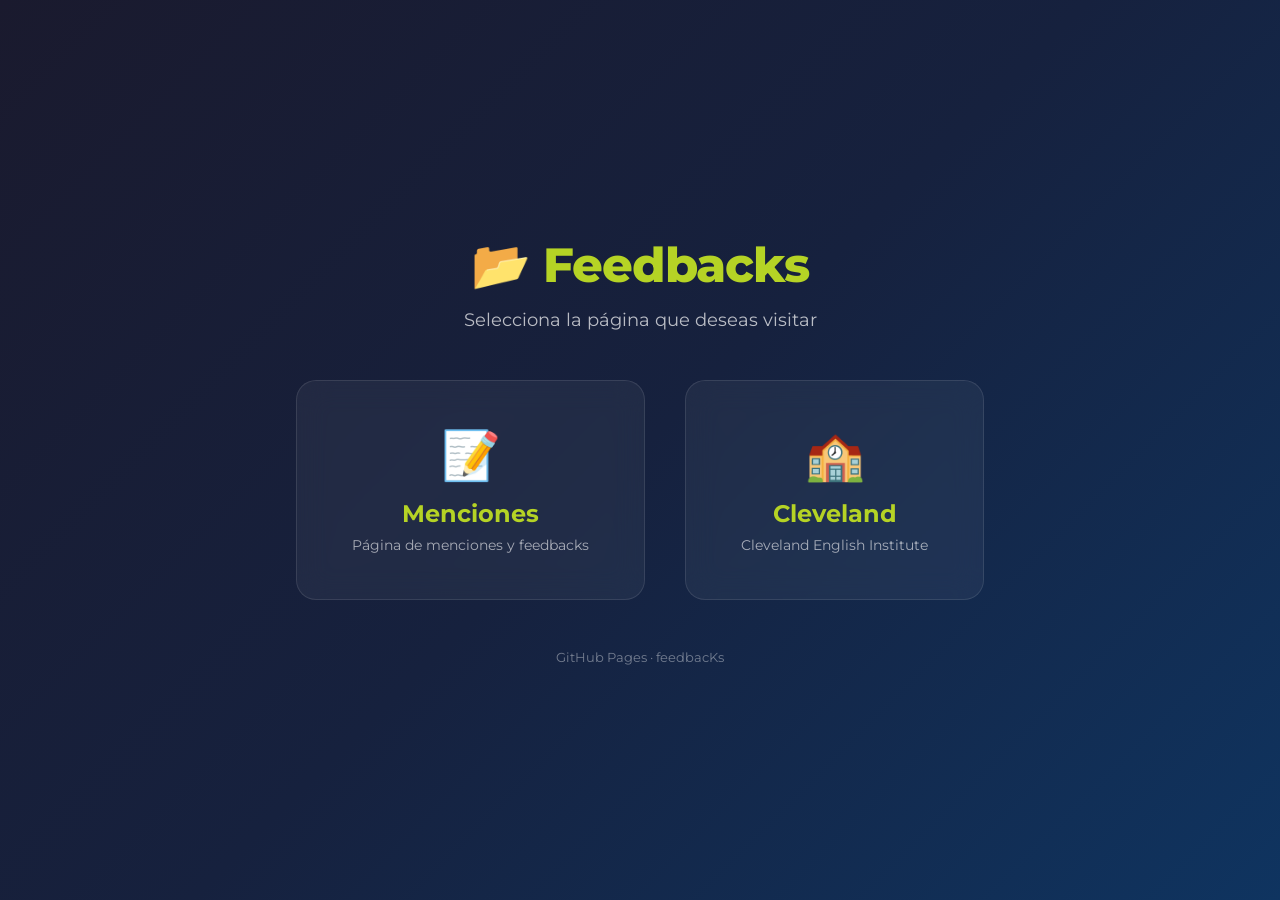
<file: docs/index.html>
<!DOCTYPE html>
<html lang="es">
<head>
    <meta charset="UTF-8">
    <meta name="viewport" content="width=device-width, initial-scale=1.0">
    <title>Feedbacks - Cleveland & Menciones</title>
    <link rel="preconnect" href="https://fonts.googleapis.com">
    <link rel="preconnect" href="https://fonts.gstatic.com" crossorigin>
    <link href="https://fonts.googleapis.com/css2?family=Montserrat:wght@400;600;700;800&display=swap" rel="stylesheet">
    <style>
        * {
            margin: 0;
            padding: 0;
            box-sizing: border-box;
        }
        body {
            font-family: 'Montserrat', sans-serif;
            display: flex;
            justify-content: center;
            align-items: center;
            min-height: 100vh;
            margin: 0;
            background: linear-gradient(135deg, #1a1a2e, #16213e, #0f3460);
            color: white;
        }
        .container {
            text-align: center;
            padding: 40px;
        }
        h1 {
            font-size: 3rem;
            font-weight: 800;
            color: #B5D325;
            margin-bottom: 15px;
            letter-spacing: -1px;
        }
        .subtitle {
            font-size: 1.1rem;
            opacity: 0.7;
            margin-bottom: 50px;
        }
        .cards {
            display: flex;
            gap: 40px;
            justify-content: center;
            flex-wrap: wrap;
        }
        .card {
            background: rgba(255,255,255,0.05);
            backdrop-filter: blur(15px);
            -webkit-backdrop-filter: blur(15px);
            border: 1px solid rgba(255,255,255,0.1);
            border-radius: 20px;
            padding: 45px 55px;
            text-decoration: none;
            color: white;
            transition: all 0.4s cubic-bezier(0.165, 0.84, 0.44, 1);
            min-width: 220px;
            position: relative;
            overflow: hidden;
        }
        .card::before {
            content: '';
            position: absolute;
            top: -50%;
            left: -50%;
            width: 200%;
            height: 200%;
            background: radial-gradient(circle, rgba(181, 211, 37, 0.05), transparent 70%);
            opacity: 0;
            transition: opacity 0.4s ease;
        }
        .card:hover::before {
            opacity: 1;
        }
        .card:hover {
            transform: translateY(-10px);
            border-color: #B5D325;
            box-shadow: 0 20px 50px rgba(181, 211, 37, 0.15);
        }
        .card .icon {
            font-size: 3rem;
            display: block;
            margin-bottom: 15px;
        }
        .card h2 {
            font-size: 1.5rem;
            font-weight: 700;
            margin: 0 0 8px 0;
            color: #B5D325;
            transition: color 0.3s ease;
        }
        .card:hover h2 {
            color: #ffffff;
        }
        .card p {
            margin: 0;
            opacity: 0.6;
            font-size: 0.9rem;
        }
        .card:hover p {
            opacity: 0.9;
        }
        .footer {
            margin-top: 50px;
            opacity: 0.4;
            font-size: 0.8rem;
        }
        @media (max-width: 600px) {
            h1 {
                font-size: 2rem;
            }
            .card {
                padding: 30px 35px;
                min-width: 160px;
                width: 100%;
            }
            .cards {
                gap: 20px;
            }
        }
    </style>
</head>
<body>
    <div class="container">
        <h1>📂 Feedbacks</h1>
        <p class="subtitle">Selecciona la página que deseas visitar</p>
        <div class="cards">
            <a href="/feedbacks/menciones/" class="card">
                <span class="icon">📝</span>
                <h2>Menciones</h2>
                <p>Página de menciones y feedbacks</p>
            </a>
            <a href="/feedbacks/cleveland/" class="card">
                <span class="icon">🏫</span>
                <h2>Cleveland</h2>
                <p>Cleveland English Institute</p>
            </a>
        </div>
        <p class="footer">GitHub Pages · feedbacKs</p>
    </div>
</body>
</html>
</file>
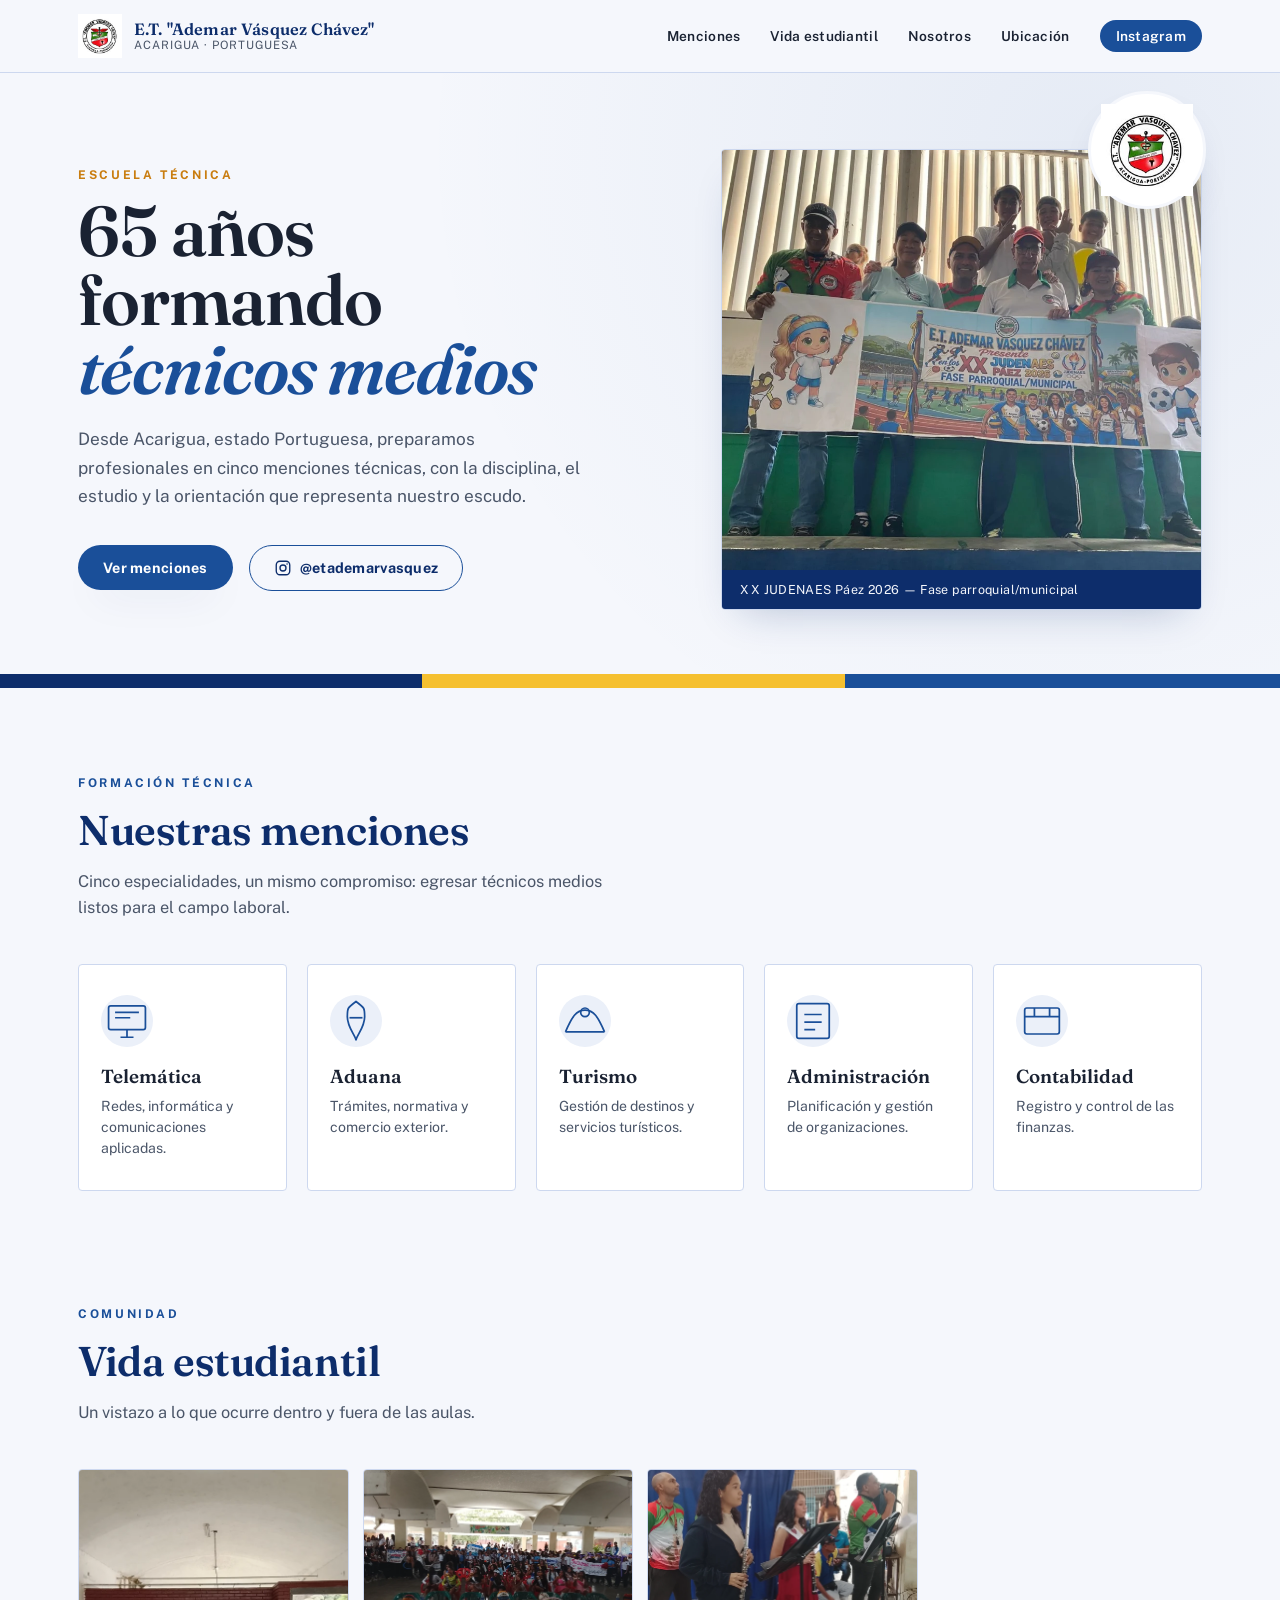
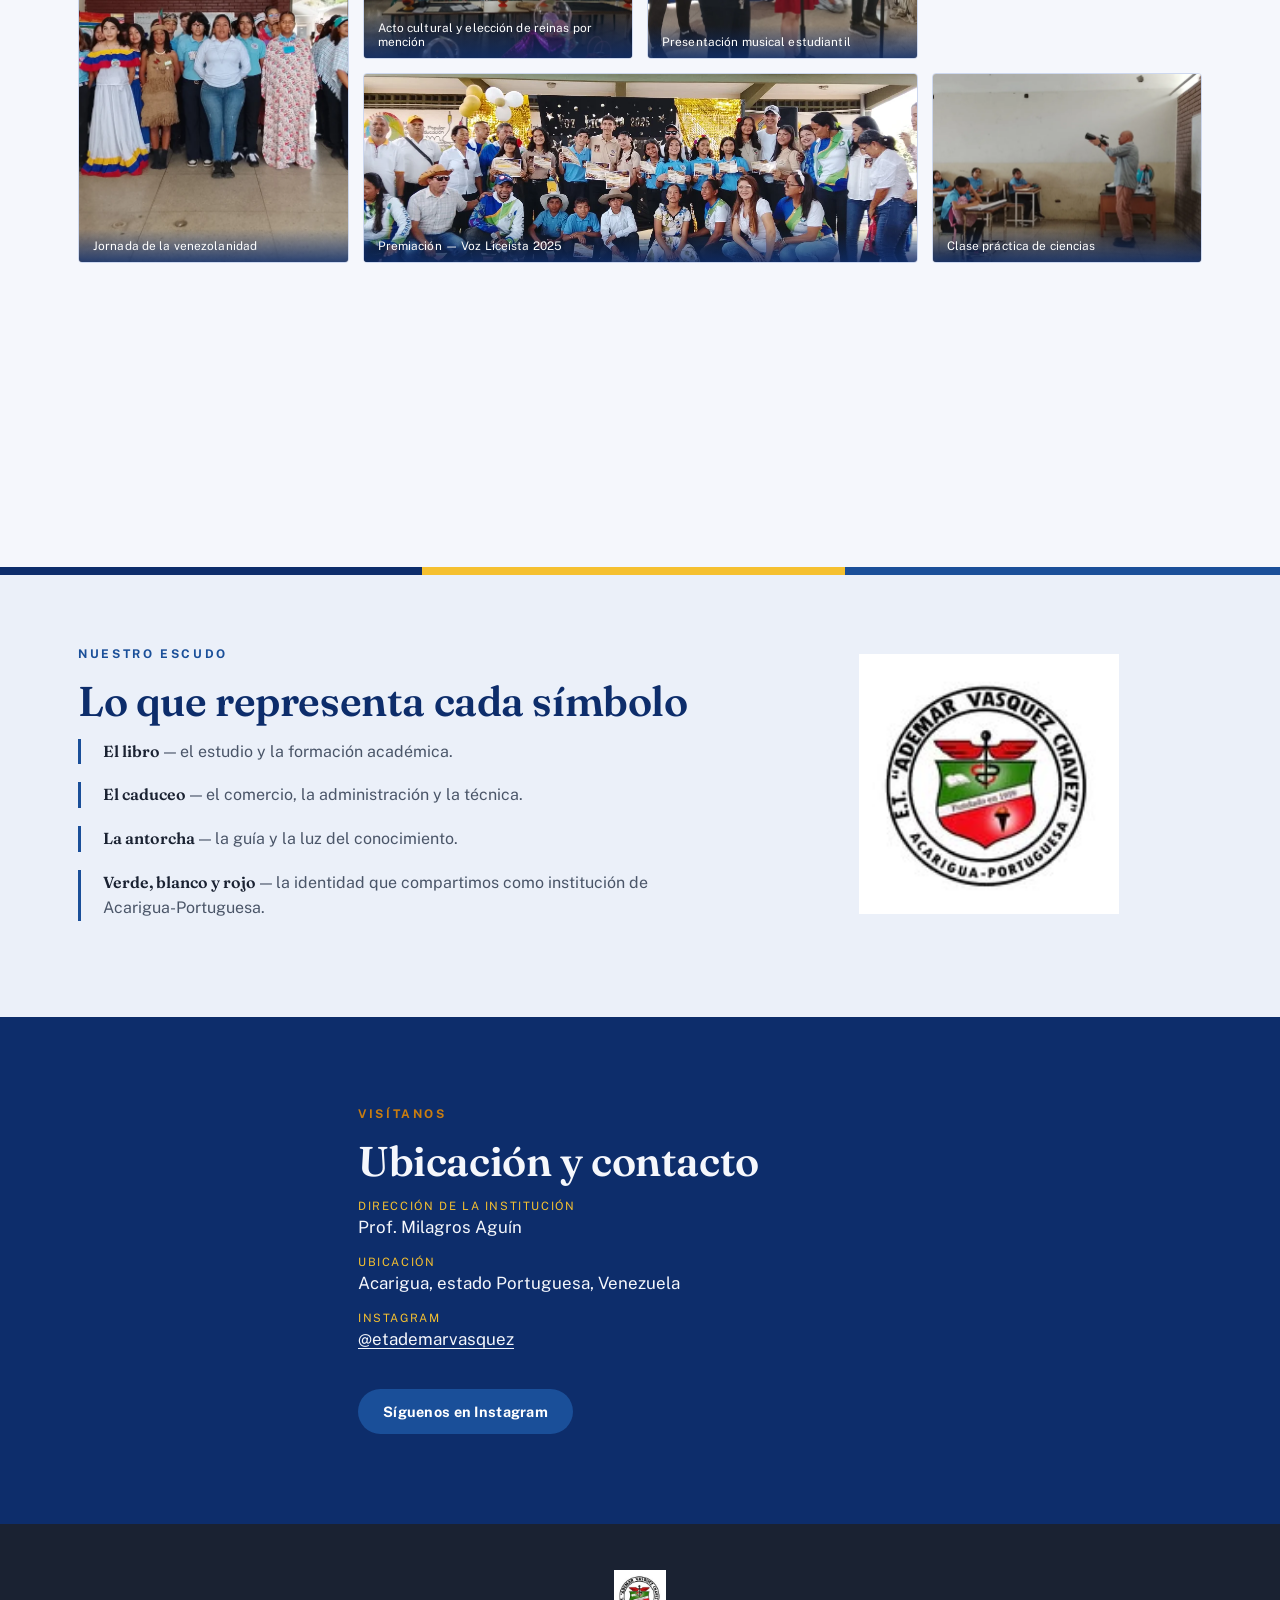
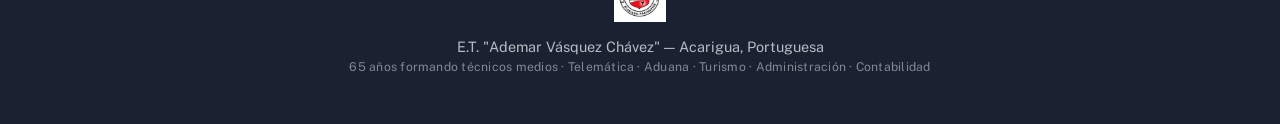
<file: Escuela E.T. Ademar Vásquez Chávez/index.html>
<!DOCTYPE html>
<html lang="es">
<head>
<meta charset="UTF-8">
<meta name="viewport" content="width=device-width, initial-scale=1.0">
<title>E.T. "Ademar Vásquez Chávez" — Acarigua-Portuguesa</title>
<meta name="description" content="Escuela Técnica Ademar Vásquez Chávez, 65 años formando técnicos medios en Acarigua, Portuguesa. Menciones: Telemática, Aduana, Turismo, Administración y Contabilidad.">
<link rel="icon" href="img/logo.png">
<link rel="preconnect" href="https://fonts.googleapis.com">
<link rel="preconnect" href="https://fonts.gstatic.com" crossorigin>
<link href="https://fonts.googleapis.com/css2?family=Fraunces:opsz,wght@9..144,400;9..144,500;9..144,600;9..144,700&family=Public+Sans:wght@400;500;600;700;800&display=swap" rel="stylesheet">
<link rel="stylesheet" href="style.css">
</head>
<body>

<div class="progress-rail" aria-hidden="true"><div class="progress-fill" id="progressFill"></div></div>

<header class="site-header" id="siteHeader">
  <div class="wrap header-inner">
    <a class="brand" href="#top">
      <img src="img/logo.jpg" alt="Escudo E.T. Ademar Vásquez Chávez" class="brand-crest">
      <span class="brand-text">
        <strong>E.T. "Ademar Vásquez Chávez"</strong>
        <em>Acarigua · Portuguesa</em>
      </span>
    </a>
    <button class="nav-toggle" id="navToggle" aria-label="Abrir menú" aria-expanded="false">
      <span></span><span></span><span></span>
    </button>
    <nav class="site-nav" id="siteNav">
      <a href="#menciones">Menciones</a>
      <a href="#vida">Vida estudiantil</a>
      <a href="#nosotros">Nosotros</a>
      <a href="#ubicacion">Ubicación</a>
      <a href="https://www.instagram.com/etademarvasquez/" target="_blank" rel="noopener" class="nav-ig">Instagram</a>
    </nav>
  </div>
</header>

<main id="top">

  <!-- HERO -->
  <section class="hero">
    <div class="wrap hero-inner">
      <div class="hero-copy">
        <p class="eyebrow">Escuela Técnica</p>
        <h1>65 años<br>formando<br><span>técnicos medios</span></h1>
        <p class="hero-lede">Desde Acarigua, estado Portuguesa, preparamos profesionales en cinco menciones técnicas, con la disciplina, el estudio y la orientación que representa nuestro escudo.</p>
        <div class="hero-actions">
          <a href="#menciones" class="btn btn-primary">Ver menciones</a>
          <a href="https://www.instagram.com/etademarvasquez/" target="_blank" rel="noopener" class="btn btn-ghost">
            <svg viewBox="0 0 24 24" width="18" height="18" fill="none" stroke="currentColor" stroke-width="1.8"><rect x="3" y="3" width="18" height="18" rx="5"/><circle cx="12" cy="12" r="4"/><circle cx="17.4" cy="6.6" r="1" fill="currentColor" stroke="none"/></svg>
            @etademarvasquez
          </a>
        </div>
      </div>
      <div class="hero-visual">
        <div class="ribbon-badge">
          <img src="img/logo.jpg" alt="Escudo de la institución">
        </div>
        <figure class="hero-photo">
          <img src="img/4.jpg" alt="Delegación de la escuela en los Juegos Deportivos Nacionales Estudiantiles JUDENAES 2026" loading="eager">
          <figcaption>XX JUDENAES Páez 2026 — Fase parroquial/municipal</figcaption>
        </figure>
      </div>
    </div>
    <div class="banda" role="presentation"></div>
  </section>

  <!-- MENCIONES -->
  <section class="menciones" id="menciones">
    <div class="wrap">
      <p class="eyebrow eyebrow-dark">Formación técnica</p>
      <h2 class="section-title">Nuestras menciones</h2>
      <p class="section-lede">Cinco especialidades, un mismo compromiso: egresar técnicos medios listos para el campo laboral.</p>

      <div class="menciones-grid">
        <article class="mencion-card">
          <span class="mencion-icon" aria-hidden="true">
            <svg viewBox="0 0 48 48" fill="none" stroke="currentColor" stroke-width="1.6"><rect x="7" y="10" width="34" height="22" rx="2"/><path d="M18 39h12M24 32v7"/><path d="M13 16h22M13 21h14"/></svg>
          </span>
          <h3>Telemática</h3>
          <p>Redes, informática y comunicaciones aplicadas.</p>
        </article>

        <article class="mencion-card">
          <span class="mencion-icon" aria-hidden="true">
            <svg viewBox="0 0 48 48" fill="none" stroke="currentColor" stroke-width="1.6"><path d="M24 6c8 6 8 6 8 14 0 10-8 18-8 22-0-4-8-12-8-22 0-8 0-8 8-14Z"/><path d="M18 21h12"/></svg>
          </span>
          <h3>Aduana</h3>
          <p>Trámites, normativa y comercio exterior.</p>
        </article>

        <article class="mencion-card">
          <span class="mencion-icon" aria-hidden="true">
            <svg viewBox="0 0 48 48" fill="none" stroke="currentColor" stroke-width="1.6"><path d="M6 34c6-14 10-20 18-20s12 6 18 20"/><circle cx="24" cy="16" r="4"/><path d="M6 34h36"/></svg>
          </span>
          <h3>Turismo</h3>
          <p>Gestión de destinos y servicios turísticos.</p>
        </article>

        <article class="mencion-card">
          <span class="mencion-icon" aria-hidden="true">
            <svg viewBox="0 0 48 48" fill="none" stroke="currentColor" stroke-width="1.6"><rect x="9" y="8" width="30" height="32" rx="2"/><path d="M16 18h16M16 25h16M16 32h10"/></svg>
          </span>
          <h3>Administración</h3>
          <p>Planificación y gestión de organizaciones.</p>
        </article>

        <article class="mencion-card">
          <span class="mencion-icon" aria-hidden="true">
            <svg viewBox="0 0 48 48" fill="none" stroke="currentColor" stroke-width="1.6"><rect x="8" y="12" width="32" height="24" rx="2"/><path d="M8 20h32M17 12v8M31 12v8"/></svg>
          </span>
          <h3>Contabilidad</h3>
          <p>Registro y control de las finanzas.</p>
        </article>
      </div>
    </div>
  </section>

  <!-- VIDA ESTUDIANTIL -->
  <section class="vida" id="vida">
    <div class="wrap">
      <p class="eyebrow eyebrow-dark">Comunidad</p>
      <h2 class="section-title">Vida estudiantil</h2>
      <p class="section-lede">Un vistazo a lo que ocurre dentro y fuera de las aulas.</p>

      <div class="gallery">
        <figure class="g-item g-tall">
          <img src="img/1.jpg" alt="Estudiantes representando trajes típicos en jornada de la venezolanidad" loading="lazy">
          <figcaption>Jornada de la venezolanidad</figcaption>
        </figure>
        <figure class="g-item">
          <img src="img/2.jpg" alt="Acto estudiantil con bandas y reinas de las especialidades" loading="lazy">
          <figcaption>Acto cultural y elección de reinas por mención</figcaption>
        </figure>
        <figure class="g-item">
          <img src="img/3.jpg" alt="Estudiantes tocando flauta traversa y clarinete en presentación musical" loading="lazy">
          <figcaption>Presentación musical estudiantil</figcaption>
        </figure>
        <figure class="g-item g-wide">
          <img src="img/6.jpg" alt="Estudiantes y docentes en la premiación de Voz Liceísta 2025" loading="lazy">
          <figcaption>Premiación — Voz Liceísta 2025</figcaption>
        </figure>
        <figure class="g-item">
          <img src="img/8.jpg" alt="Docente explicando el uso de un telescopio en el salón de clases" loading="lazy">
          <figcaption>Clase práctica de ciencias</figcaption>
        </figure>
        <figure class="g-item">
          <img src="img/5.jpg" alt="Personal docente en jornada de despliegue territorial de semilleros científicos" loading="lazy">
          <figcaption>Jornada de semilleros científicos</figcaption>
        </figure>
        <figure class="g-item">
          <img src="img/7.jpg" alt="Equipo organizador junto a equipo de sonido en actividad institucional" loading="lazy">
          <figcaption>Equipo organizador en actividad institucional</figcaption>
        </figure>
      </div>
    </div>
  </section>

  <!-- NOSOTROS -->
  <section class="nosotros" id="nosotros">
    <div class="banda banda-thin" role="presentation"></div>
    <div class="wrap nosotros-inner">
      <div class="nosotros-copy">
        <p class="eyebrow eyebrow-dark">Nuestro escudo</p>
        <h2 class="section-title">Lo que representa cada símbolo</h2>
        <ul class="crest-list">
          <li><strong>El libro</strong> — el estudio y la formación académica.</li>
          <li><strong>El caduceo</strong> — el comercio, la administración y la técnica.</li>
          <li><strong>La antorcha</strong> — la guía y la luz del conocimiento.</li>
          <li><strong>Verde, blanco y rojo</strong> — la identidad que compartimos como institución de Acarigua-Portuguesa.</li>
        </ul>
      </div>
      <div class="nosotros-crest">
        <img src="img/logo.jpg" alt="Escudo completo de la E.T. Ademar Vásquez Chávez">
      </div>
    </div>
  </section>

  <!-- UBICACIÓN / CONTACTO -->
  <section class="ubicacion" id="ubicacion">
    <div class="wrap ubicacion-inner">
      <div>
        <p class="eyebrow">Visítanos</p>
        <h2 class="section-title section-title-light">Ubicación y contacto</h2>
        <dl class="contact-list">
          <div>
            <dt>Dirección de la institución</dt>
            <dd>Prof. Milagros Aguín</dd>
          </div>
          <div>
            <dt>Ubicación</dt>
            <dd>Acarigua, estado Portuguesa, Venezuela</dd>
          </div>
          <div>
            <dt>Instagram</dt>
            <dd><a href="https://www.instagram.com/etademarvasquez/" target="_blank" rel="noopener">@etademarvasquez</a></dd>
          </div>
        </dl>
        <a href="https://www.instagram.com/etademarvasquez/" target="_blank" rel="noopener" class="btn btn-primary btn-on-dark">Síguenos en Instagram</a>
      </div>
    </div>
  </section>

</main>

<footer class="site-footer">
  <div class="wrap footer-inner">
    <img src="img/logo.jpg" alt="Escudo E.T. Ademar Vásquez Chávez" class="footer-crest">
    <p>E.T. "Ademar Vásquez Chávez" — Acarigua, Portuguesa</p>
    <p class="footer-fine">65 años formando técnicos medios · Telemática · Aduana · Turismo · Administración · Contabilidad</p>
  </div>
</footer>

<script src="script.js"></script>
</body>
</html>
</file>
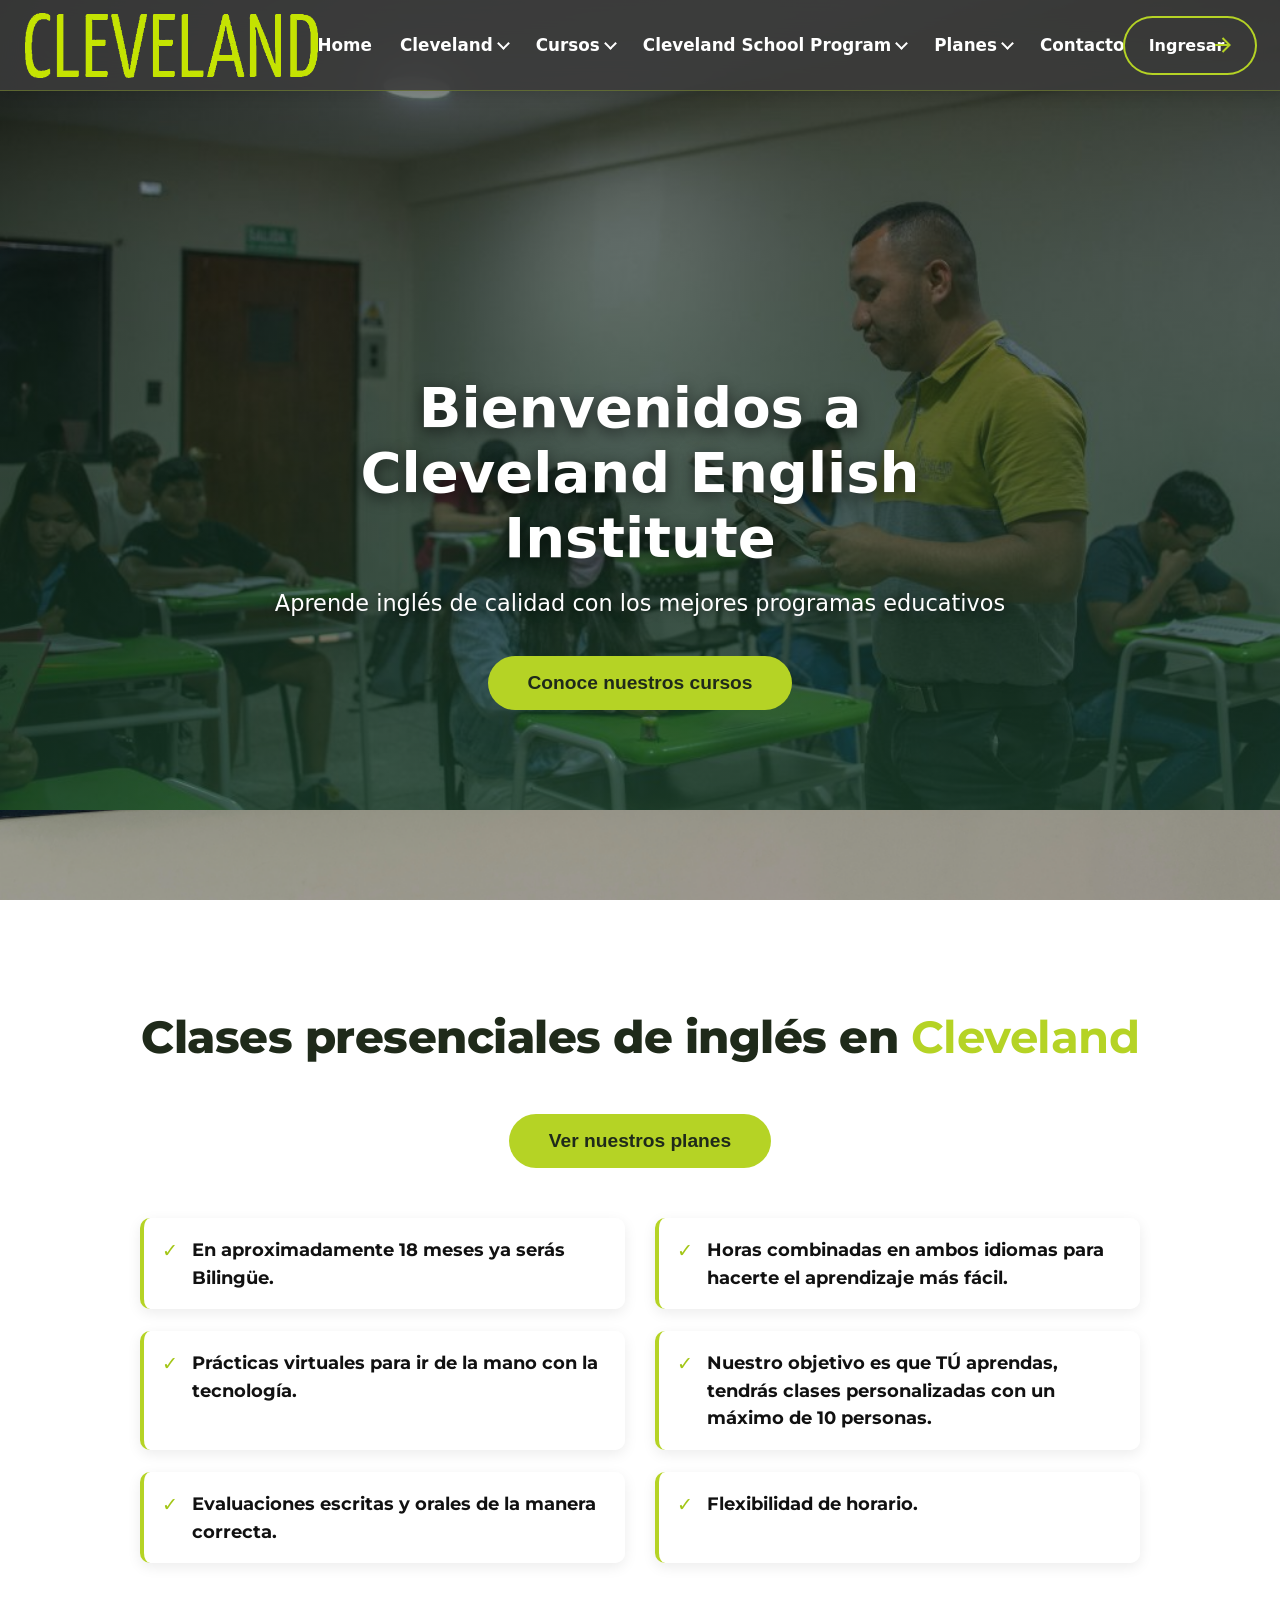
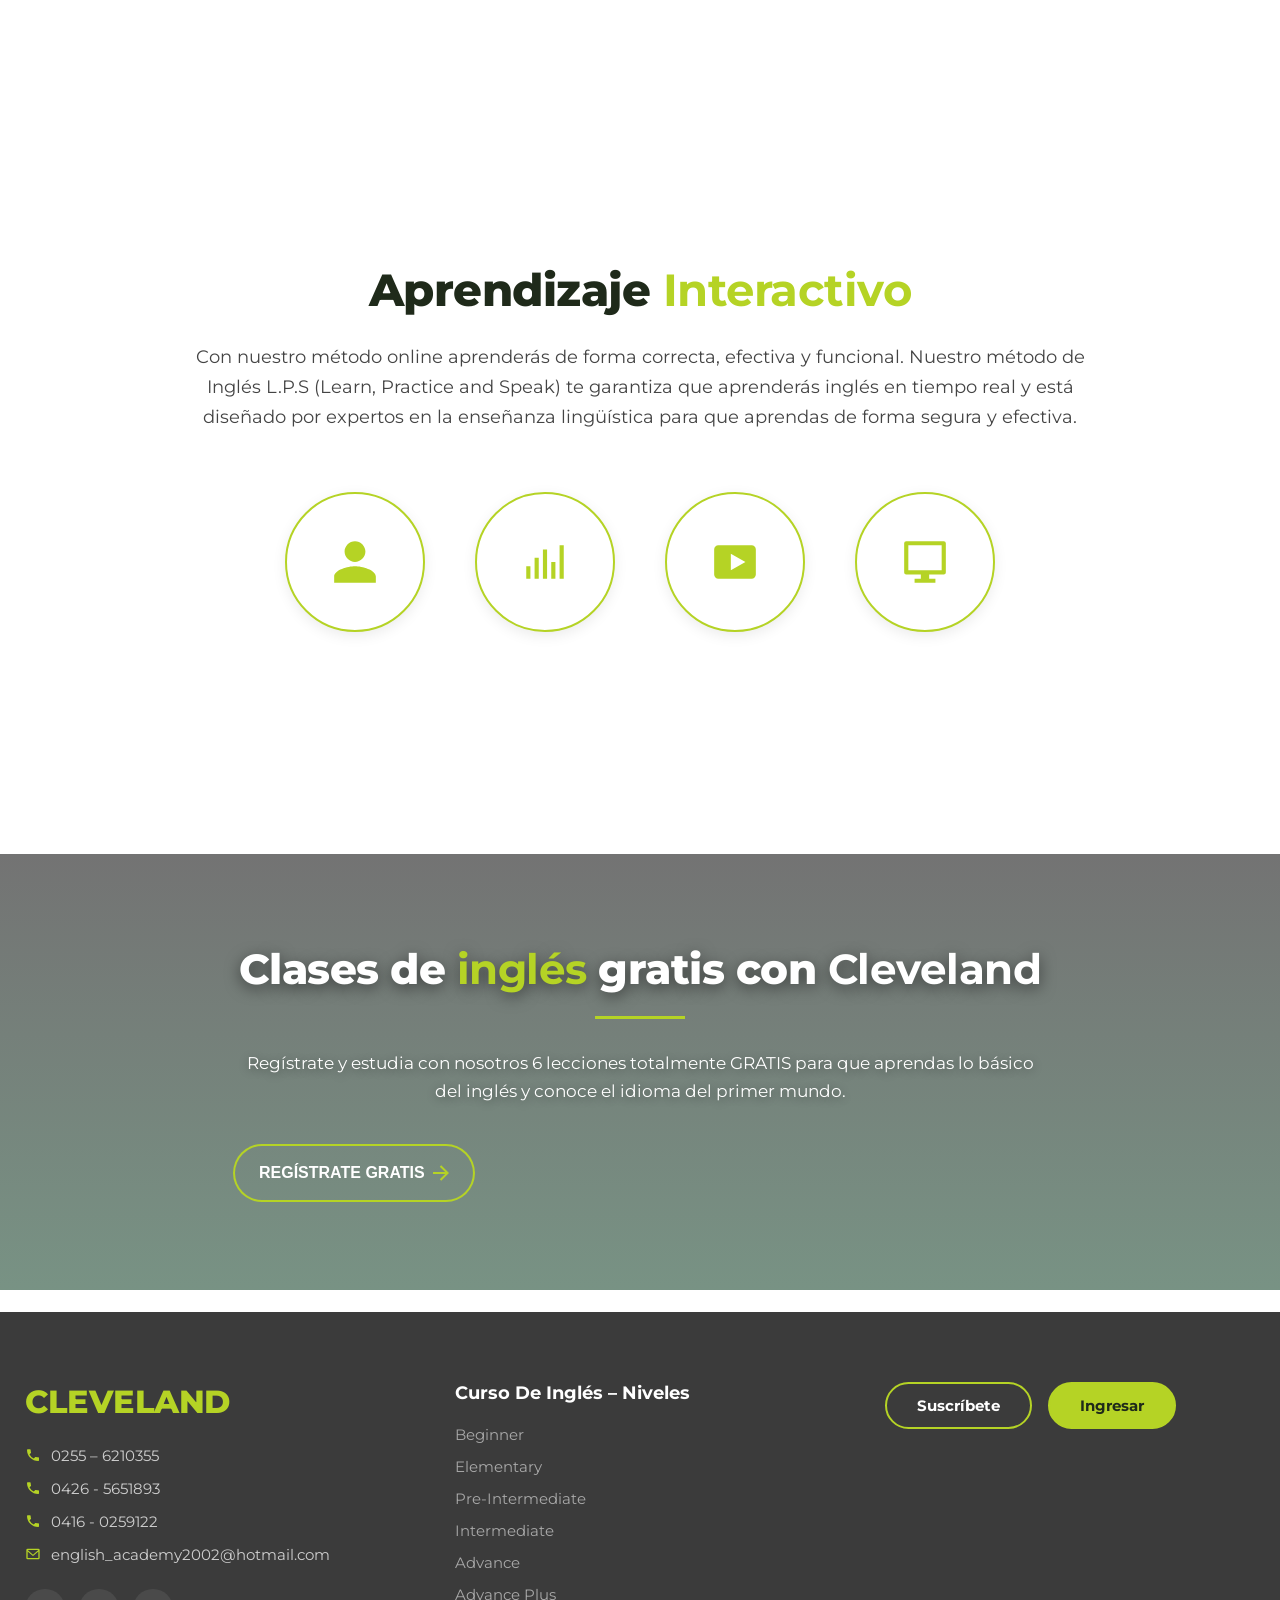
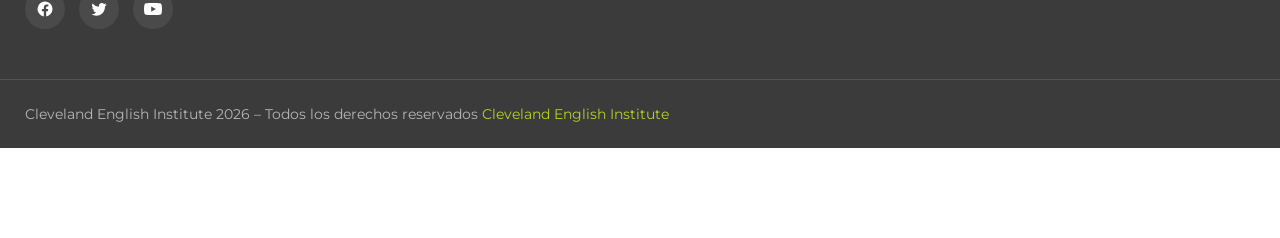
<file: docs/cleveland/index.html>
<!DOCTYPE html>
<html lang="es">
<head>
    <meta charset="UTF-8">
    <meta name="viewport" content="width=device-width, initial-scale=1.0">
    <title>Cleveland - School Program</title>
    <link rel="preconnect" href="https://fonts.googleapis.com">
    <link rel="preconnect" href="https://fonts.gstatic.com" crossorigin>
    <link href="https://fonts.googleapis.com/css2?family=EB+Garamond:ital,wght@0,400..800;1,400..800&family=Lato:ital,wght@0,100;0,300;0,400;0,700;0,900;1,100;1,300;1,400;1,700;1,900&family=Montserrat:ital,wght@0,100..900;1,100..900&family=Playfair+Display:ital,wght@0,400..900;1,400..900&family=Playwrite+ES:wght@100..400&family=Playwrite+NO:wght@100..400&family=Playwrite+US+Modern:wght@100..400&family=Roboto+Mono:ital,wght@0,100..700;1,100..700&display=swap" rel="stylesheet">
    <link rel="stylesheet" href="style.css">
</head>
<body>
    <!-- NAV -->
    <nav class="main-nav">
        <div class="nav-container">
            <div class="logo">
                <img src="img/Untitled.png" alt="Cleveland Logo" class="cleveland-logo">
            </div>

            <ul class="nav-menu">
                <li><a href="#">Home</a></li>
                <li><a href="blog/blog.html">Blog</a></li>
                <li class="nav-dropdown">
                    <a href="about_us/about_us.html" class="dropdown-toggle">Cleveland</a>
                    <ul class="dropdown-menu">
                        <li><a href="about_us/about_us.html">La empresa</a></li>
                        <li><a href="about_us/mision_vision.html">Misión y Visión</a></li>
                        <li><a href="about_us/responsabilidad.html">Responsabilidad Social</a></li>
                    </ul>
                </li>
                <li class="nav-dropdown">
                    <a class="dropdown-toggle">Cursos</a>
                    <ul class="dropdown-menu">
                        <li><a href="cursos/beginner.html">Beginner</a></li>
                        <li><a href="cursos/elementary.html">Elementary</a></li>
                        <li><a href="cursos/pre-intermediate.html">Pre-Intermediate</a></li>
                        <li><a href="cursos/Intermediate.html">Intermediate</a></li>
                        <li><a href="cursos/advance.html">Advance</a></li>
                        <li><a href="cursos/advance_plus.html">Advance Plus</a></li>
                    </ul>
                </li>
                <li class="nav-dropdown">
                    <a href="#" class="dropdown-toggle">Cleveland School Program</a>
                    <ul class="dropdown-menu">
                        <li><a href="school_program/school_program.html">Cleveland School Program</a></li>
                        <li><a href="school_program/eventos.html">Eventos</a></li>
                    </ul>
                </li>
                <li class="nav-dropdown">
                    <a href="#" class="dropdown-toggle">Planes</a>
                    <ul class="dropdown-menu">
                        <li><a href="planes/planes.html">Online</a></li>
                        <li><a href="planes/planes.html">Presencial</a></li>
                        <li><a href="planes/planes.html">Sabatino</a></li>
                        <li><a href="planes/planes.html">Scholarships</a></li>
                    </ul>
                </li>
                <li><a href="contact/contact.html">Contacto</a></li>
            </ul>

            <button class="animated-button">
                <svg viewBox="0 0 24 24" class="arr-2" xmlns="http://www.w3.org/2000/svg">
                    <path d="M16.1716 10.9999L10.8076 5.63589L12.2218 4.22168L20 11.9999L12.2218 19.778L10.8076 18.3638L16.1716 12.9999H4V10.9999H16.1716Z"></path>
                </svg>
                <span class="text">Ingresar</span>
                <span class="circle"></span>
                <svg viewBox="0 0 24 24" class="arr-1" xmlns="http://www.w3.org/2000/svg">
                    <path d="M16.1716 10.9999L10.8076 5.63589L12.2218 4.22168L20 11.9999L12.2218 19.778L10.8076 18.3638L16.1716 12.9999H4V10.9999H16.1716Z"></path>
                </svg>
            </button>
        </div>
    </nav>

    <!-- HERO -->
    <section class="hero">
        <div class="hero-overlay">
            <div class="hero-content">
                <h1>Bienvenidos a Cleveland English Institute</h1>
                <p>Aprende inglés de calidad con los mejores programas educativos</p>
                <a href="../cleveland/cursos/beginner.html"><button class="hero-button">Conoce nuestros cursos</button></a>
            </div>
        </div>
    </section>

    <section class="classes-section">
        <div class="classes-content-overlay">
            <h2>Clases presenciales de inglés en <strong>Cleveland</strong></h2>
            
            <article class="split-container">
                <div class="button-wrapper">
                    <a href="../cleveland/planes/planes.html">
                    <button class="hero-button">Ver nuestros planes</button>
                    </a>
                </div>
    
                <ul class="text-features-list">
                    <li>En aproximadamente 18 meses ya serás Bilingüe.</li>
                    <li>Horas combinadas en ambos idiomas para hacerte el aprendizaje más fácil.</li>
                    <li>Prácticas virtuales para ir de la mano con la tecnología.</li>
                    <li>Nuestro objetivo es que TÚ aprendas, tendrás clases personalizadas con un máximo de 10 personas.</li>
                    <li>Evaluaciones escritas y orales de la manera correcta.</li>
                    <li>Flexibilidad de horario.</li>
                </ul>
            </article>
        </div>
    </section>

    <main>
        <section class="interactive-section">
            <div class="interactive-content">
                <h2>Aprendizaje <strong>Interactivo</strong></h2>
                <p class="interactive-text">
                    Con nuestro método online aprenderás de forma correcta, efectiva y funcional. Nuestro método de Inglés L.P.S (Learn, Practice and Speak) te garantiza que aprenderás inglés en tiempo real y está diseñado por expertos en la enseñanza lingüística para que aprendas de forma segura y efectiva.
                </p>

                <div class="icon-circles">
                    <div class="icon-item">
                        <div class="icon-circle">
                            <svg viewBox="0 0 24 24" xmlns="http://www.w3.org/2000/svg">
                                <path d="M12 12c2.7 0 5-2.3 5-5s-2.3-5-5-5-5 2.3-5 5 2.3 5 5 5zm0 2c-3.3 0-10 1.7-10 5v3h20v-3c0-3.3-6.7-5-10-5z"></path>
                            </svg>
                        </div>
                        <div class="icon-info">
                            <h3>Asesor Online</h3>
                            <p>Con el chat en línea siempre podrás acudir a nuestros asesores para recibir asesoría educativa en cualquiera de nuestras lecciones.</p>
                        </div>
                    </div>

                    <div class="icon-item">
                        <div class="icon-circle">
                            <svg viewBox="0 0 24 24" xmlns="http://www.w3.org/2000/svg">
                                <path d="M3 20h2v-6H3v6zm4 0h2v-10H7v10zm4 0h2v-14h-2v14zm4 0h2v-8h-2v8zm4 0h2v-16h-2v16z"></path>
                            </svg>
                        </div>
                        <div class="icon-info">
                            <h3>Niveles de Inglés</h3>
                            <p>Ofrecemos 5 niveles adaptados a tus necesidades. Cada uno aporta la carga lingüística apropiada para que el aprendizaje sea conciso y de forma ascendente.</p>
                        </div>
                    </div>

                    <div class="icon-item">
                        <div class="icon-circle">
                            <svg viewBox="0 0 24 24" xmlns="http://www.w3.org/2000/svg">
                                <path d="M4 4h16a2 2 0 0 1 2 2v12a2 2 0 0 1-2 2H4a2 2 0 0 1-2-2V6a2 2 0 0 1 2-2zm6 4v8l7-4-7-4z"></path>
                            </svg>
                        </div>
                        <div class="icon-info">
                            <h3>Videos</h3>
                            <p>Nuestros videos contienen preguntas interactivas que hacen que respondas a medida que se van dando las explicaciones.</p>
                        </div>
                    </div>

                    <div class="icon-item">
                        <div class="icon-circle">
                            <svg viewBox="0 0 24 24" xmlns="http://www.w3.org/2000/svg">
                                <path d="M21 2H3a1 1 0 0 0-1 1v14a1 1 0 0 0 1 1h7v2H7v2h10v-2h-3v-2h7a1 1 0 0 0 1-1V3a1 1 0 0 0-1-1zm-1 14H4V4h16v12z"></path>
                            </svg>
                        </div>
                        <div class="icon-info">
                            <h3>Lecciones interactivas</h3>
                            <p>Diseñadas de forma práctica y sencilla, aportan explicaciones gramaticales, vocabulario y comprensión auditiva.</p>
                        </div>
                    </div>
                </div>
            </div>
        </section>

        <section class="free-classes-section">
            <div class="free-classes-overlay">
                <div class="free-classes-content">
                    <h2>Clases de <strong>inglés</strong> gratis con <strong>Cleveland</strong></h2>
                    <div class="free-classes-divider"></div>
                    <p>Regístrate y estudia con nosotros 6 lecciones totalmente GRATIS para que aprendas lo básico del inglés y conoce el idioma del primer mundo.</p>

                    <button class="animated-button">
                        <svg viewBox="0 0 24 24" class="arr-2" xmlns="http://www.w3.org/2000/svg">
                            <path d="M16.1716 10.9999L10.8076 5.63589L12.2218 4.22168L20 11.9999L12.2218 19.778L10.8076 18.3638L16.1716 12.9999H4V10.9999H16.1716Z"></path>
                        </svg>
                        <span class="text">REGÍSTRATE GRATIS</span>
                        <span class="circle"></span>
                        <svg viewBox="0 0 24 24" class="arr-1" xmlns="http://www.w3.org/2000/svg">
                            <path d="M16.1716 10.9999L10.8076 5.63589L12.2218 4.22168L20 11.9999L12.2218 19.778L10.8076 18.3638L16.1716 12.9999H4V10.9999H16.1716Z"></path>
                        </svg>
                    </button>
                </div>
            </div>
        </section>
    </main>

    <!-- FOOTER -->
    <footer class="site-footer">
        <div class="footer-container">
            <div class="footer-col footer-brand">
                <h3 class="footer-logo">CLEVELAND</h3>

                <ul class="footer-contact">
                    <li>
                        <svg viewBox="0 0 24 24" xmlns="http://www.w3.org/2000/svg"><path d="M6.62 10.79a15.05 15.05 0 0 0 6.59 6.59l2.2-2.2a1 1 0 0 1 1.02-.24c1.12.37 2.33.57 3.57.57a1 1 0 0 1 1 1V20a1 1 0 0 1-1 1C10.4 21 3 13.6 3 4.5a1 1 0 0 1 1-1h3.5a1 1 0 0 1 1 1c0 1.24.2 2.45.57 3.57a1 1 0 0 1-.25 1.02l-2.2 2.2z"></path></svg>
                        <a href="tel:+582556210355">0255 – 6210355</a>
                    </li>
                    <li>
                        <svg viewBox="0 0 24 24" xmlns="http://www.w3.org/2000/svg"><path d="M6.62 10.79a15.05 15.05 0 0 0 6.59 6.59l2.2-2.2a1 1 0 0 1 1.02-.24c1.12.37 2.33.57 3.57.57a1 1 0 0 1 1 1V20a1 1 0 0 1-1 1C10.4 21 3 13.6 3 4.5a1 1 0 0 1 1-1h3.5a1 1 0 0 1 1 1c0 1.24.2 2.45.57 3.57a1 1 0 0 1-.25 1.02l-2.2 2.2z"></path></svg>
                        <a href="tel:+584265651893">0426 - 5651893</a>
                    </li>
                    <li>
                        <svg viewBox="0 0 24 24" xmlns="http://www.w3.org/2000/svg"><path d="M6.62 10.79a15.05 15.05 0 0 0 6.59 6.59l2.2-2.2a1 1 0 0 1 1.02-.24c1.12.37 2.33.57 3.57.57a1 1 0 0 1 1 1V20a1 1 0 0 1-1 1C10.4 21 3 13.6 3 4.5a1 1 0 0 1 1-1h3.5a1 1 0 0 1 1 1c0 1.24.2 2.45.57 3.57a1 1 0 0 1-.25 1.02l-2.2 2.2z"></path></svg>
                        <a href="tel:+584160259122">0416 - 0259122</a>
                    </li>
                    <li>
                        <svg viewBox="0 0 24 24" xmlns="http://www.w3.org/2000/svg"><path d="M4 4h16a2 2 0 0 1 2 2v12a2 2 0 0 1-2 2H4a2 2 0 0 1-2-2V6a2 2 0 0 1 2-2zm0 2v.01L12 13l8-6.99V6H4zm16 2.24-7.4 6.47a1 1 0 0 1-1.2 0L4 8.24V18h16V8.24z"></path></svg>
                        <a href="mailto:english_academy2002@hotmail.com">english_academy2002@hotmail.com</a>
                    </li>
                    <li>
                        <svg viewBox="0 0 24 24" xmlns="http://www.w3.org/2000/svg"><path d="M4 4h16a2 2 0 0 1 2 2v12a2 2 0 0 1-2 2H4a2 2 0 0 1-2-2V6a2 2 0 0 1 2-2zm0 2v.01L12 13l8-6.99V6H4zm16 2.24-7.4 6.47a1 1 0 0 1-1.2 0L4 8.24V18h16V8.24z"></path></svg>
                        <a href="mailto:english_academy2002@hotmail.com">english_academy2002@hotmail.com</a>
                    </li>
                </ul>

                <div class="footer-socials">
                    <a href="#" class="social-circle" aria-label="Facebook">
                        <svg viewBox="0 0 24 24" xmlns="http://www.w3.org/2000/svg"><path d="M22 12a10 10 0 1 0-11.56 9.88v-6.99H7.9V12h2.54V9.8c0-2.5 1.49-3.89 3.78-3.89 1.1 0 2.24.2 2.24.2v2.46h-1.26c-1.24 0-1.63.77-1.63 1.56V12h2.78l-.44 2.89h-2.34v6.99A10 10 0 0 0 22 12z"></path></svg>
                    </a>
                    <a href="#" class="social-circle" aria-label="Twitter">
                        <svg viewBox="0 0 24 24" xmlns="http://www.w3.org/2000/svg"><path d="M22 5.9c-.74.33-1.53.55-2.36.65a4.13 4.13 0 0 0 1.81-2.28c-.8.47-1.68.81-2.62 1a4.1 4.1 0 0 0-7 3.74 11.65 11.65 0 0 1-8.46-4.29 4.1 4.1 0 0 0 1.27 5.47 4.07 4.07 0 0 1-1.86-.51v.05a4.1 4.1 0 0 0 3.29 4.02c-.61.17-1.25.19-1.85.07a4.11 4.11 0 0 0 3.83 2.85A8.23 8.23 0 0 1 2 19.13a11.6 11.6 0 0 0 6.29 1.84c7.55 0 11.68-6.26 11.68-11.68l-.01-.53c.8-.58 1.5-1.3 2.04-2.13z"></path></svg>
                    </a>
                    <a href="#" class="social-circle" aria-label="YouTube">
                        <svg viewBox="0 0 24 24" xmlns="http://www.w3.org/2000/svg"><path d="M23.5 6.5a3 3 0 0 0-2.1-2.1C19.6 4 12 4 12 4s-7.6 0-9.4.4A3 3 0 0 0 .5 6.5 31 31 0 0 0 0 12a31 31 0 0 0 .5 5.5 3 3 0 0 0 2.1 2.1C4.4 20 12 20 12 20s7.6 0 9.4-.4a3 3 0 0 0 2.1-2.1A31 31 0 0 0 24 12a31 31 0 0 0-.5-5.5zM9.6 15.5v-7L15.8 12l-6.2 3.5z"></path></svg>
                    </a>
                    <a href="#" class="social-circle" aria-label="WhatsApp">
                        <svg viewBox="0 0 24 24" xmlns="http://www.w3.org/2000/svg"><path d="M17.5 14.4c-.3-.1-1.7-.8-2-1-.3-.1-.5-.1-.7.1s-.8 1-.9 1.1c-.2.2-.3.2-.6.1a8.2 8.2 0 0 1-2.4-1.5 9 9 0 0 1-1.7-2.1c-.2-.3 0-.5.1-.6l.4-.5c.1-.1.2-.3.3-.4.1-.2 0-.3 0-.5s-.7-1.6-.9-2.2c-.2-.5-.5-.5-.7-.5h-.6c-.2 0-.5.1-.8.4-.3.3-1 1-1 2.4s1 2.8 1.2 3c.1.2 2 3.1 4.9 4.3.7.3 1.2.5 1.6.6.7.2 1.3.2 1.8.1.5-.1 1.7-.7 1.9-1.4.2-.7.2-1.2.2-1.4-.1-.1-.3-.2-.6-.3zM12 2a10 10 0 0 0-8.6 15L2 22l5.2-1.4A10 10 0 1 0 12 2z"></path></svg>
                    </a>
                </div>
            </div>

            <div class="footer-col footer-levels">
                <h4>Curso De Inglés – Niveles</h4>
                <ul>
                    <li><a href="#">Beginner</a></li>
                    <li><a href="#">Elementary</a></li>
                    <li><a href="#">Pre-Intermediate</a></li>
                    <li><a href="#">Intermediate</a></li>
                    <li><a href="#">Advance</a></li>
                    <li><a href="#">Advance Plus</a></li>
                </ul>
            </div>

            <div class="footer-col footer-actions">
                <a href="#" class="footer-btn footer-btn-outline">Suscríbete</a>
                <a href="#" class="footer-btn footer-btn-solid">Ingresar</a>
            </div>
        </div>

        <div class="footer-bottom">
            <p>Cleveland English Institute 2026 – Todos los derechos reservados <a href="#">Desarrolla Coltman Desing</a></p>

            <button type="button" id="backToTop" class="back-to-top" aria-label="Volver arriba">
                <svg viewBox="0 0 24 24" xmlns="http://www.w3.org/2000/svg">
                    <path d="M12 4l-7 7h4v9h6v-9h4z"></path>
                </svg>
            </button>
        </div>
    </footer>

    <script src="script.js"></script>
</body>
</html>
</file>
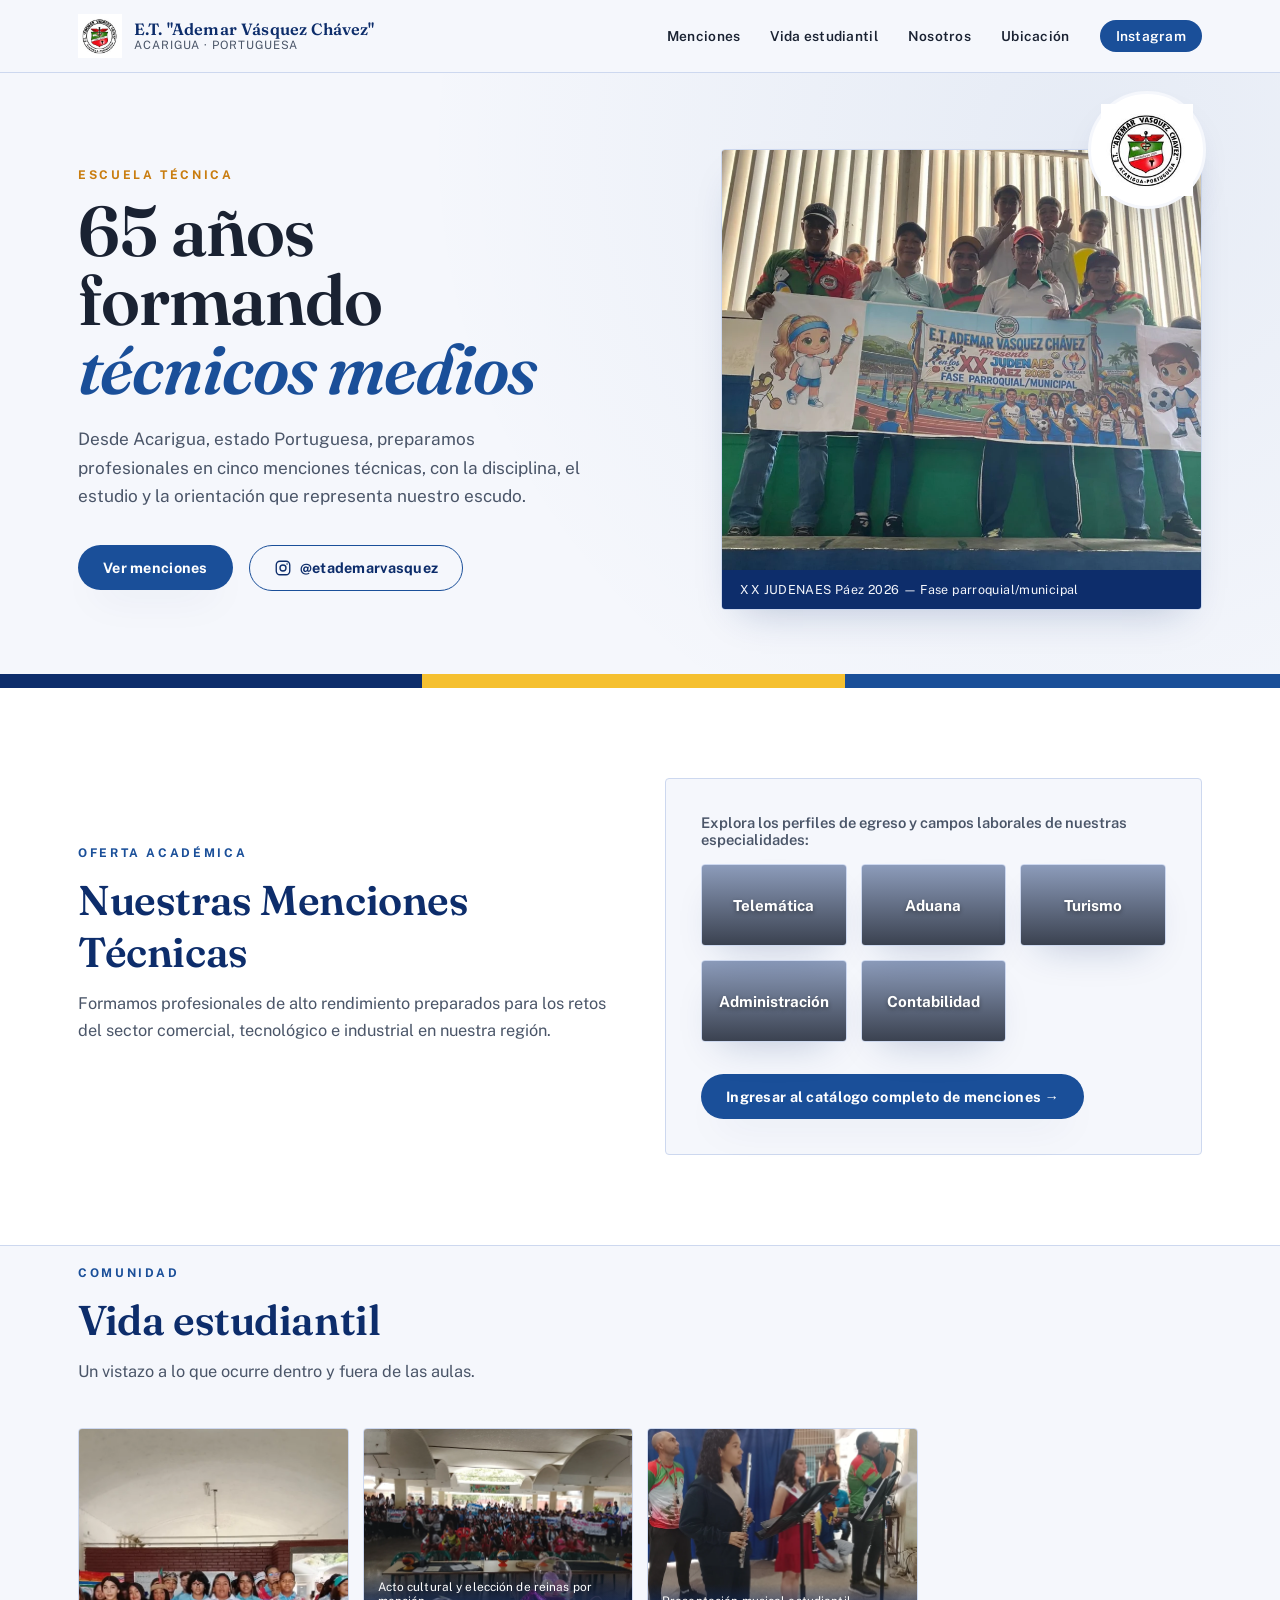
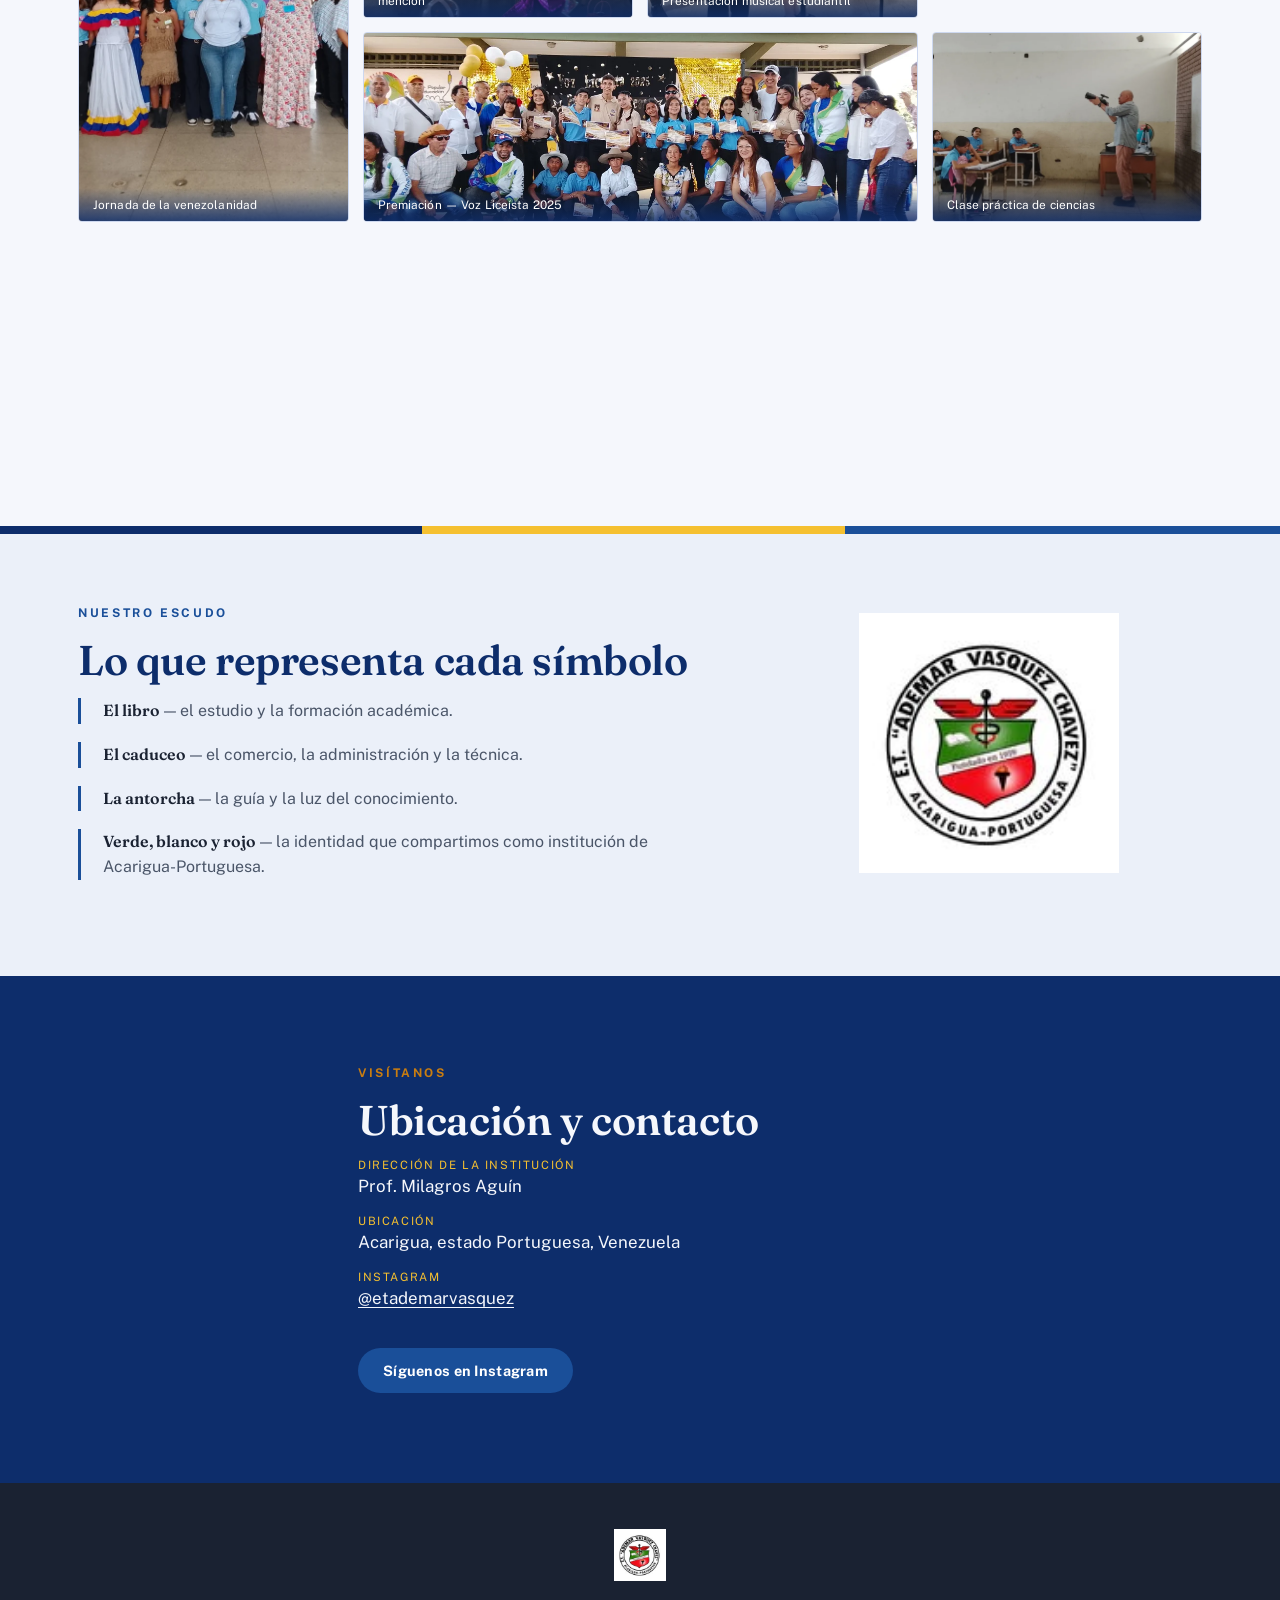
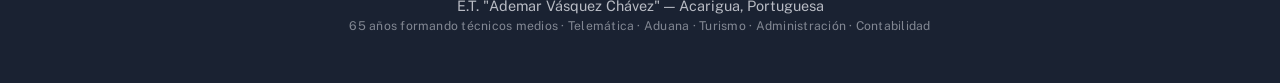
<file: docs/menciones/index.html>
<!DOCTYPE html>
<html lang="es">
<head>
<meta charset="UTF-8">
<meta name="viewport" content="width=device-width, initial-scale=1.0">
<title>E.T. "Ademar Vásquez Chávez" — Acarigua-Portuguesa</title>
<meta name="description" content="Escuela Técnica Ademar Vásquez Chávez, 65 años formando técnicos medios en Acarigua, Portuguesa. Menciones: Telemática, Aduana, Turismo, Administración y Contabilidad.">
<link rel="icon" href="img/logo.png">
<link rel="preconnect" href="https://fonts.googleapis.com">
<link rel="preconnect" href="https://fonts.gstatic.com" crossorigin>
<link href="https://fonts.googleapis.com/css2?family=Fraunces:opsz,wght@9..144,400;9..144,500;9..144,600;9..144,700&family=Public+Sans:wght@400;500;600;700;800&display=swap" rel="stylesheet">
<link rel="stylesheet" href="style.css">
</head>
<body>

<div class="progress-rail" aria-hidden="true"><div class="progress-fill" id="progressFill"></div></div>

<header class="site-header" id="siteHeader">
  <div class="wrap header-inner">
    <a class="brand" href="index.html#top">
      <img src="img/logo.jpg" alt="Escudo E.T. Ademar Vásquez Chávez" class="brand-crest">
      <span class="brand-text">
        <strong>E.T. "Ademar Vásquez Chávez"</strong>
        <em>Acarigua · Portuguesa</em>
      </span>
    </a>
    <button class="nav-toggle" id="navToggle" aria-label="Abrir menú" aria-expanded="false">
      <span></span><span></span><span></span>
    </button>
    <nav class="site-nav" id="siteNav">
      <a href="menciones.html">Menciones</a>
      <a href="index.html#vida">Vida estudiantil</a>
      <a href="index.html#nosotros">Nosotros</a>
      <a href="index.html#ubicacion">Ubicación</a>
      <a href="https://www.instagram.com/etademarvasquez/" target="_blank" rel="noopener" class="nav-ig">Instagram</a>
    </nav>
  </div>
</header>

<main id="top">

  <!-- HERO -->
  <section class="hero">
    <div class="wrap hero-inner">
      <div class="hero-copy">
        <p class="eyebrow">Escuela Técnica</p>
        <h1>65 años<br>formando<br><span>técnicos medios</span></h1>
        <p class="hero-lede">Desde Acarigua, estado Portuguesa, preparamos profesionales en cinco menciones técnicas, con la disciplina, el estudio y la orientación que representa nuestro escudo.</p>
        <div class="hero-actions">
          <a href="menciones.html" class="btn btn-primary">Ver menciones</a>
          <a href="https://www.instagram.com/etademarvasquez/" target="_blank" rel="noopener" class="btn btn-ghost">
            <svg viewBox="0 0 24 24" width="18" height="18" fill="none" stroke="currentColor" stroke-width="1.8"><rect x="3" y="3" width="18" height="18" rx="5"/><circle cx="12" cy="12" r="4"/><circle cx="17.4" cy="6.6" r="1" fill="currentColor" stroke="none"/></svg>
            @etademarvasquez
          </a>
        </div>
      </div>
      <div class="hero-visual">
        <div class="ribbon-badge">
          <img src="img/logo.jpg" alt="Escudo de la institución">
        </div>
        <figure class="hero-photo">
          <img src="img/4.jpg" alt="Delegación de la escuela en los Juegos Deportivos Nacionales Estudiantiles JUDENAES 2026" loading="eager">
          <figcaption>XX JUDENAES Páez 2026 — Fase parroquial/municipal</figcaption>
        </figure>
      </div>
    </div>
    <div class="banda" role="presentation"></div>
  </section>

  <!-- INTRODUCCIÓN A MENCIONES - Versión Mejorada -->
  <section class="menciones-intro">
    <div class="wrap intro-grid">
      <div>
        <p class="eyebrow eyebrow-dark">Oferta Académica</p>
        <h2 class="section-title">Nuestras Menciones Técnicas</h2>
        <p class="section-lede">Formamos profesionales de alto rendimiento preparados para los retos del sector comercial, tecnológico e industrial en nuestra región.</p>
      </div>

      <div class="intro-cards-preview">
        <p class="preview-title">Explora los perfiles de egreso y campos laborales de nuestras especialidades:</p>
        
        <div class="menciones-mini-grid">
          <a href="menciones.html#page-telematica" class="mini-mencion-card bg-telematica-mini">
            <span>Telemática</span>
          </a>
          <a href="menciones.html#page-aduana" class="mini-mencion-card bg-aduana-mini">
            <span>Aduana</span>
          </a>
          <a href="menciones.html#page-turismo" class="mini-mencion-card bg-turismo-mini">
            <span>Turismo</span>
          </a>
          <a href="menciones.html#page-administracion" class="mini-mencion-card bg-administracion-mini">
            <span>Administración</span>
          </a>
          <a href="menciones.html#page-contabilidad" class="mini-mencion-card bg-contabilidad-mini">
            <span>Contabilidad</span>
          </a>
        </div>

        <a href="menciones.html" class="btn btn-primary">Ingresar al catálogo completo de menciones →</a>
      </div>
    </div>
  </section>

  <!-- VIDA ESTUDIANTIL -->
  <section class="vida" id="vida">
    <div class="wrap">
      <p class="eyebrow eyebrow-dark">Comunidad</p>
      <h2 class="section-title">Vida estudiantil</h2>
      <p class="section-lede">Un vistazo a lo que ocurre dentro y fuera de las aulas.</p>

      <div class="gallery">
        <figure class="g-item g-tall">
          <img src="img/1.jpg" alt="Estudiantes representando trajes típicos en jornada de la venezolanidad" loading="lazy">
          <figcaption>Jornada de la venezolanidad</figcaption>
        </figure>
        <figure class="g-item">
          <img src="img/2.jpg" alt="Acto estudiantil con bandas y reinas de las especialidades" loading="lazy">
          <figcaption>Acto cultural y elección de reinas por mención</figcaption>
        </figure>
        <figure class="g-item">
          <img src="img/3.jpg" alt="Estudiantes tocando flauta traversa y clarinete en presentación musical" loading="lazy">
          <figcaption>Presentación musical estudiantil</figcaption>
        </figure>
        <figure class="g-item g-wide">
          <img src="img/6.jpg" alt="Estudiantes y docentes en la premiación de Voz Liceísta 2025" loading="lazy">
          <figcaption>Premiación — Voz Liceísta 2025</figcaption>
        </figure>
        <figure class="g-item">
          <img src="img/8.jpg" alt="Docente explicando el uso de un telescopio en el salón de clases" loading="lazy">
          <figcaption>Clase práctica de ciencias</figcaption>
        </figure>
        <figure class="g-item">
          <img src="img/5.jpg" alt="Personal docente en jornada de despliegue territorial de semilleros científicos" loading="lazy">
          <figcaption>Jornada de semilleros científicos</figcaption>
        </figure>
        <figure class="g-item">
          <img src="img/7.jpg" alt="Equipo organizador junto a equipo de sonido en actividad institucional" loading="lazy">
          <figcaption>Equipo organizador en actividad institucional</figcaption>
        </figure>
      </div>
    </div>
  </section>

  <!-- NOSOTROS -->
  <section class="nosotros" id="nosotros">
    <div class="banda banda-thin" role="presentation"></div>
    <div class="wrap nosotros-inner">
      <div class="nosotros-copy">
        <p class="eyebrow eyebrow-dark">Nuestro escudo</p>
        <h2 class="section-title">Lo que representa cada símbolo</h2>
        <ul class="crest-list">
          <li><strong>El libro</strong> — el estudio y la formación académica.</li>
          <li><strong>El caduceo</strong> — el comercio, la administración y la técnica.</li>
          <li><strong>La antorcha</strong> — la guía y la luz del conocimiento.</li>
          <li><strong>Verde, blanco y rojo</strong> — la identidad que compartimos como institución de Acarigua-Portuguesa.</li>
        </ul>
      </div>
      <div class="nosotros-crest">
        <img src="img/logo.jpg" alt="Escudo completo de la E.T. Ademar Vásquez Chávez">
      </div>
    </div>
  </section>

  <!-- UBICACIÓN / CONTACTO -->
  <section class="ubicacion" id="ubicacion">
    <div class="wrap ubicacion-inner">
      <div>
        <p class="eyebrow">Visítanos</p>
        <h2 class="section-title section-title-light">Ubicación y contacto</h2>
        <dl class="contact-list">
          <div>
            <dt>Dirección de la institución</dt>
            <dd>Prof. Milagros Aguín</dd>
          </div>
          <div>
            <dt>Ubicación</dt>
            <dd>Acarigua, estado Portuguesa, Venezuela</dd>
          </div>
          <div>
            <dt>Instagram</dt>
            <dd><a href="https://www.instagram.com/etademarvasquez/" target="_blank" rel="noopener">@etademarvasquez</a></dd>
          </div>
        </dl>
        <a href="https://www.instagram.com/etademarvasquez/" target="_blank" rel="noopener" class="btn btn-primary btn-on-dark">Síguenos en Instagram</a>
      </div>
    </div>
  </section>

</main>

<footer class="site-footer">
  <div class="wrap footer-inner">
    <img src="img/logo.jpg" alt="Escudo E.T. Ademar Vásquez Chávez" class="footer-crest">
    <p>E.T. "Ademar Vásquez Chávez" — Acarigua, Portuguesa</p>
    <p class="footer-fine">65 años formando técnicos medios · Telemática · Aduana · Turismo · Administración · Contabilidad</p>
  </div>
</footer>

<script src="script.js"></script>
</body>
</html>
</file>
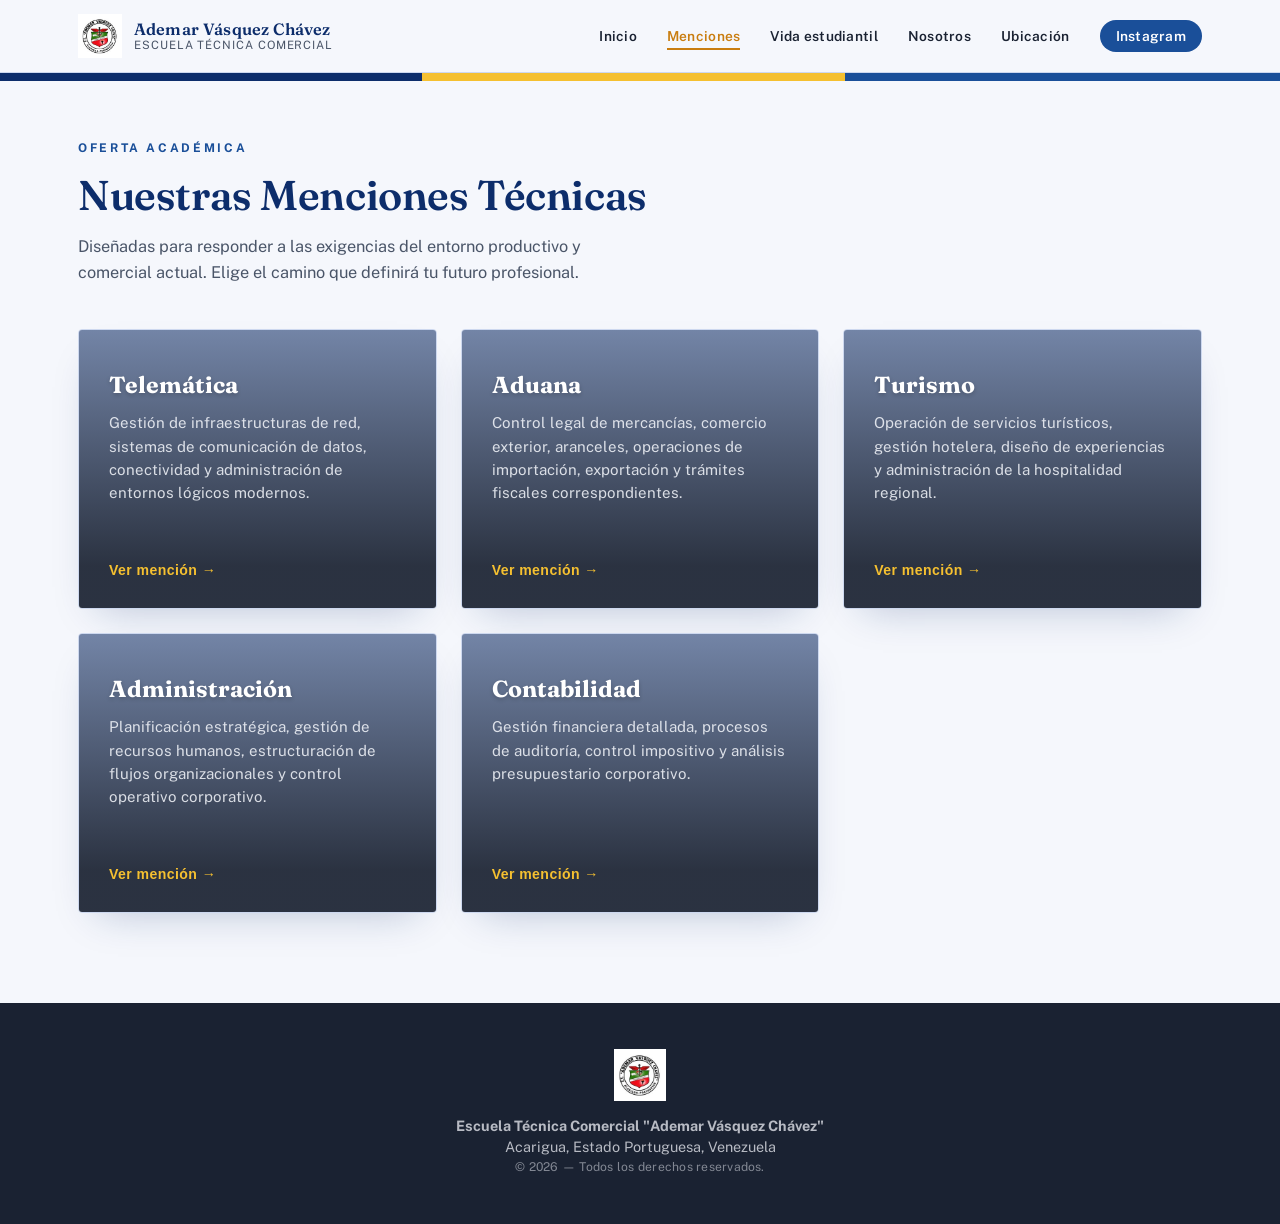
<file: docs/menciones/menciones.html>
<!DOCTYPE html>
<html lang="es">
<head>
  <meta charset="UTF-8">
  <meta name="viewport" content="width=device-width, initial-scale=1.0">
  <title>Menciones de Estudio — E.T. "Ademar Vásquez Chávez"</title>
  
  <!-- Fuentes -->
  <link rel="preconnect" href="https://fonts.googleapis.com">
  <link rel="preconnect" href="https://fonts.gstatic.com" crossorigin>
  <link href="https://fonts.googleapis.com/css2?family=Fraunces:ital,opsz,wght@0,9..144,100..900;1,9..144,100..900&family=Public+Sans:ital,wght@0,100..900;1,100..900&display=swap" rel="stylesheet">
  
  <!-- Archivos CSS Modulares -->
  <link rel="stylesheet" href="style.css">
  <link rel="stylesheet" href="menciones.css">
</head>
<body>

  <!-- Progress Rail -->
  <div class="progress-rail">
    <div class="progress-fill" id="progressFill"></div>
  </div>

  <!-- Header -->
  <header class="site-header">
    <div class="wrap header-inner">
      <a href="index.html" class="brand">
        <img src="img/logo.jpg" alt="Escudo E.T. Ademar Vásquez Chávez" class="brand-crest">
        <div class="brand-text">
          <strong>Ademar Vásquez Chávez</strong>
          <em>Escuela Técnica Comercial</em>
        </div>
      </a>
      
      <button class="nav-toggle" id="navToggle" aria-label="Abrir menú">
        <span></span>
        <span></span>
        <span></span>
      </button>

      <nav class="site-nav" id="siteNav">
        <a href="index.html">Inicio</a>
        <a href="menciones.html" class="active-nav-link">Menciones</a>
        <a href="index.html#vida">Vida estudiantil</a>
        <a href="index.html#nosotros">Nosotros</a>
        <a href="index.html#ubicacion">Ubicación</a>
        <a href="https://www.instagram.com/etademarvasquez/" target="_blank" rel="noopener" class="nav-ig">Instagram</a>
      </nav>
    </div>
  </header>

  <div class="banda banda-thin"></div>

  <!-- Contenido Principal de Menciones -->
  <main class="menciones-page-wrapper">
    <div class="wrap">
      
      <!-- Sección: Catálogo Principal -->
      <section id="catalogoMenciones">
        <p class="eyebrow eyebrow-dark">Oferta Académica</p>
        <h1 class="section-title">Nuestras Menciones Técnicas</h1>
        <p class="section-lede">
          Diseñadas para responder a las exigencias del entorno productivo y comercial actual. Elige el camino que definirá tu futuro profesional.
        </p>

        <!-- Cuadrícula de Tarjetas con Imagen de Fondo (5 Menciones) -->
        <div class="menciones-grid">
          
          <!-- Tarjeta: Telemática -->
          <button class="mencion-card-btn bg-telematica" onclick="openMencion('telematica')" aria-label="Ver detalles de la mención de Telemática">
            <h3>Telemática</h3>
            <p>Gestión de infraestructuras de red, sistemas de comunicación de datos, conectividad y administración de entornos lógicos modernos.</p>
            <span class="mencion-link-fake">Ver mención &rarr;</span>
          </button>

          <!-- Tarjeta: Aduana -->
          <button class="mencion-card-btn bg-aduana" onclick="openMencion('aduana')" aria-label="Ver detalles de la mención de Aduana">
            <h3>Aduana</h3>
            <p>Control legal de mercancías, comercio exterior, aranceles, operaciones de importación, exportación y trámites fiscales correspondientes.</p>
            <span class="mencion-link-fake">Ver mención &rarr;</span>
          </button>

          <!-- Tarjeta: Turismo -->
          <button class="mencion-card-btn bg-turismo" onclick="openMencion('turismo')" aria-label="Ver detalles de la mención de Turismo">
            <h3>Turismo</h3>
            <p>Operación de servicios turísticos, gestión hotelera, diseño de experiencias y administración de la hospitalidad regional.</p>
            <span class="mencion-link-fake">Ver mención &rarr;</span>
          </button>

          <!-- Tarjeta: Administración -->
          <button class="mencion-card-btn bg-administracion" onclick="openMencion('administracion')" aria-label="Ver detalles de la mención de Administración">
            <h3>Administración</h3>
            <p>Planificación estratégica, gestión de recursos humanos, estructuración de flujos organizacionales y control operativo corporativo.</p>
            <span class="mencion-link-fake">Ver mención &rarr;</span>
          </button>

          <!-- Tarjeta: Contabilidad -->
          <button class="mencion-card-btn bg-contabilidad" onclick="openMencion('contabilidad')" aria-label="Ver detalles de la mención de Contabilidad">
            <h3>Contabilidad</h3>
            <p>Gestión financiera detallada, procesos de auditoría, control impositivo y análisis presupuestario corporativo.</p>
            <span class="mencion-link-fake">Ver mención &rarr;</span>
          </button>

        </div>
      </section>

            <!-- Sección: Contenedor Dinámico para Vistas Internas -->
      <section id="vistasInternas" class="menciones-pages-container" style="display: none;">
        
        <button class="btn btn-ghost btn-back" onclick="closeMencion()">
          &larr; Volver al catálogo
        </button>

        <!-- Vista Interna: Telemática -->
        <div id="page-telematica" class="mencion-page-view">
          <div class="page-view-header">
            <p class="page-view-eyebrow">Técnico Medio</p>
            <h2 class="page-view-title">Telemática</h2>
          </div>
          <hr class="page-view-divider">
          <div class="page-view-body">
            <p>La mención de Telemática forma profesionales técnicos capacitados para interconectar sistemas informáticos y redes de comunicación de datos. Los estudiantes adquieren competencias directas en la configuración de infraestructuras lógicas, administración de servidores distribuidos y optimización de flujos de comunicación tecnológica en entornos comerciales.</p>
            <h4>Campo Ocupacional</h4>
            <ul>
              <li>Soporte técnico y mantenimiento de infraestructuras de red locales y corporativas.</li>
              <li>Administrador básico de sistemas de comunicación y servidores de datos.</li>
              <li>Asesor e instalador técnico de soluciones de conectividad para PYMES.</li>
              <li>Supervisor de flujos lógicos en plataformas operativas integradas.</li>
            </ul>
          </div>
        </div>

        <!-- Vista Interna: Aduana -->
        <div id="page-aduana" class="mencion-page-view">
          <div class="page-view-header">
            <p class="page-view-eyebrow">Técnico Medio</p>
            <h2 class="page-view-title">Aduana</h2>
          </div>
          <hr class="page-view-divider">
          <div class="page-view-body">
            <p>La especialidad en Aduana ofrece una formación rigurosa orientada al marco del comercio exterior y la legislación tributaria. Los estudiantes aprenden a clasificar mercancías arancelarias, gestionar la documentación de tránsito internacional y auditar los procesos de nacionalización bajo las normativas legales vigentes.</p>
            <h4>Campo Ocupacional</h4>
            <ul>
              <li>Asistente en agencias de aduanas y firmas transitorias de carga.</li>
              <li>Analista de documentación en almacenes e infraestructuras fiscales de importación/exportación.</li>
              <li>Auxiliar operativo en departamentos de comercio internacional corporativo.</li>
              <li>Asesor independiente de procesos de clasificación y trámites fiscales básicos.</li>
            </ul>
          </div>
        </div>

        <!-- Vista Interna: Turismo -->
        <div id="page-turismo" class="mencion-page-view">
          <div class="page-view-header">
            <p class="page-view-eyebrow">Técnico Medio</p>
            <h2 class="page-view-title">Turismo</h2>
          </div>
          <hr class="page-view-divider">
          <div class="page-view-body">
            <p>La mención de Turismo capacita al estudiante en la planificación, promoción y ejecución de proyectos de hospitalidad y desarrollo regional. Se fomenta el dominio de protocolos de servicio, gestión de agencias de viajes y la creación de experiencias culturales y recreativas sustentables.</p>
            <h4>Campo Ocupacional</h4>
            <ul>
              <li>Operador de servicios receptivos y guiaturas en locaciones históricas o naturales.</li>
              <li>Asistente de administración en complejos hoteleros y posadas turísticas.</li>
              <li>Promotor de proyectos culturales y turísticos independientes a nivel regional.</li>
              <li>Planificador logístico en agencias de viajes o empresas de transporte turístico.</li>
            </ul>
          </div>
        </div>

        <!-- Vista Interna: Administración -->
        <div id="page-administracion" class="mencion-page-view">
          <div class="page-view-header">
            <p class="page-view-eyebrow">Técnico Medio</p>
            <h2 class="page-view-title">Administración</h2>
          </div>
          <hr class="page-view-divider">
          <div class="page-view-body">
            <p>La especialidad de Administración prepara a los egresados para coordinar, optimizar y supervisar los recursos estructurales y humanos de una organización. Se enfoca intensamente en el diseño de flujos operativos, control logístico interno, organización de archivos comerciales y en los principios de planeación corporativa.</p>
            <h4>Campo Ocupacional</h4>
            <ul>
              <li>Asistente administrativo en departamentos operativos públicos o empresariales.</li>
              <li>Auxiliar de control de inventarios, almacenes e insumos internos.</li>
              <li>Gestor operativo de flujos de talento humano y nóminas básicas.</li>
              <li>Coordinador logístico en oficinas institucionales de atención comercial.</li>
            </ul>
          </div>
        </div>

        <!-- Vista Interna: Contabilidad -->
        <div id="page-contabilidad" class="mencion-page-view">
          <div class="page-view-header">
            <p class="page-view-eyebrow">Técnico Medio</p>
            <h2 class="page-view-title">Contabilidad</h2>
          </div>
          <hr class="page-view-divider">
          <div class="page-view-body">
            <p>La especialidad en Contabilidad ofrece una sólida formación en el registro, análisis e interpretación de las transacciones financieras de cualquier organización. Los estudiantes aprenden a manejar herramientas contables modernas y marcos legales vigentes para asegurar una toma de decisiones transparente.</p>
            <h4>Campo Ocupacional</h4>
            <ul>
              <li>Auxiliar contable o de auditoría en firmas del sector público y privado.</li>
              <li>Gestor de nóminas y control interno de operaciones comerciales.</li>
              <li>Asistente en la planificación fiscal e impositiva corporativa.</li>
              <li>Administrador financiero de microempresas y proyectos productivos.</li>
            </ul>
          </div>
        </div>

      </section>

    </div>
  </main>

  <!-- Footer -->
  <footer class="site-footer">
    <div class="wrap footer-inner">
      <img src="img/logo.jpg" alt="Escudo Institucional" class="footer-crest">
      <p><strong>Escuela Técnica Comercial "Ademar Vásquez Chávez"</strong></p>
      <p>Acarigua, Estado Portuguesa, Venezuela</p>
      <p class="footer-fine">&copy; 2026 — Todos los derechos reservados.</p>
    </div>
  </footer>

  <!-- Lógica Interactiva (JavaScript) -->
  <script>
    // Menú Móvil Desplegable
    const navToggle = document.getElementById('navToggle');
    const siteNav = document.getElementById('siteNav');

    navToggle.addEventListener('click', () => {
      siteNav.classList.toggle('open');
    });

    // Control de la Barra de Progreso Superior
    window.addEventListener('scroll', () => {
      const winScroll = document.body.scrollTop || document.documentElement.scrollTop;
      const height = document.documentElement.scrollHeight - document.documentElement.clientHeight;
      const scrolled = (winScroll / height) * 100;
      document.getElementById('progressFill').style.width = scrolled + '%';
    });

    // Sistema de Navegación del Catálogo a las Páginas Internas
    const catalogo = document.getElementById('catalogoMenciones');
    const contenedorVistas = document.getElementById('vistasInternas');
    const todasLasVistas = document.querySelectorAll('.mencion-page-view');

    function openMencion(idMencion) {
      catalogo.style.display = 'none';
      todasLasVistas.forEach(view => view.classList.remove('active-page'));
      contenedorVistas.style.display = 'block';
      const vistaDestino = document.getElementById(`page-${idMencion}`);
      if (vistaDestino) {
        vistaDestino.classList.add('active-page');
      }
      window.scrollTo({ top: 0, behavior: 'smooth' });
    }

    function closeMencion() {
      contenedorVistas.style.display = 'none';
      todasLasVistas.forEach(view => view.classList.remove('active-page'));
      catalogo.style.display = 'block';
      window.scrollTo({ top: 0, behavior: 'smooth' });
    }
  </script>
</body>
</html>
</file>
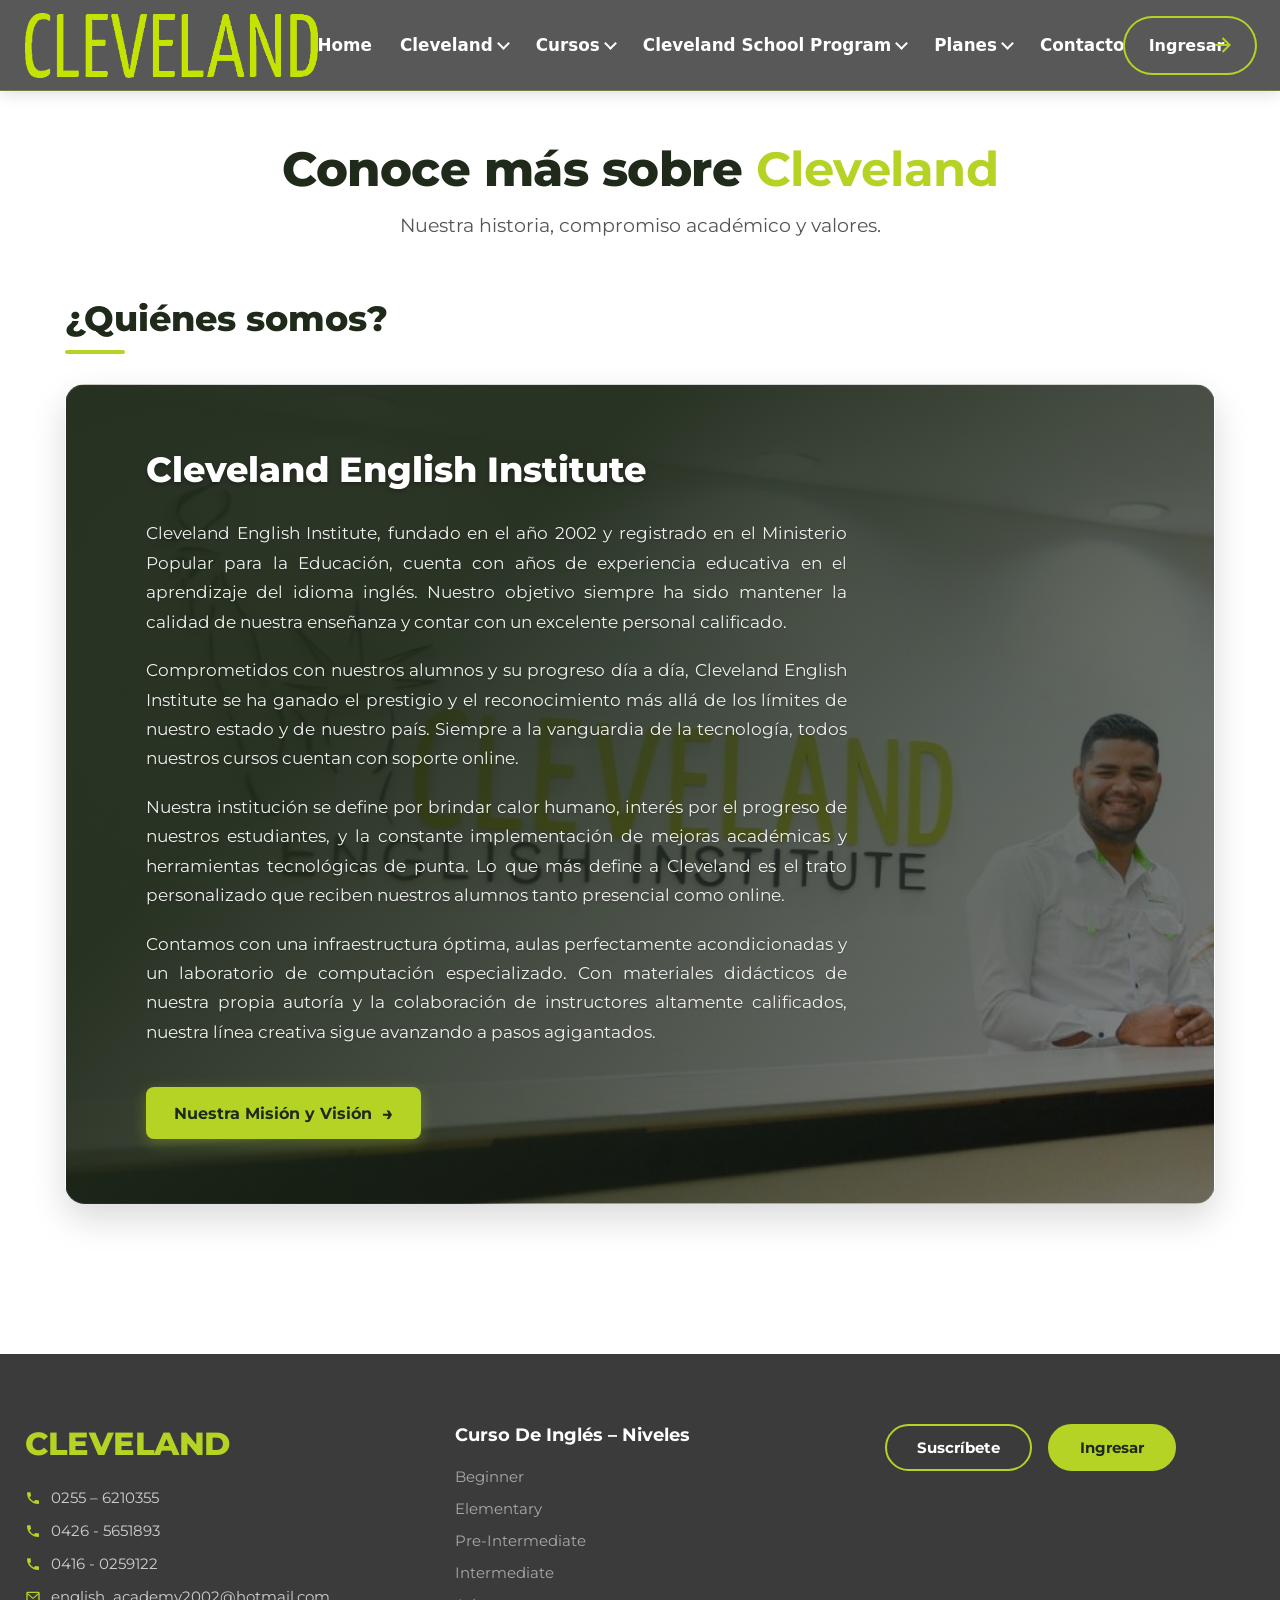
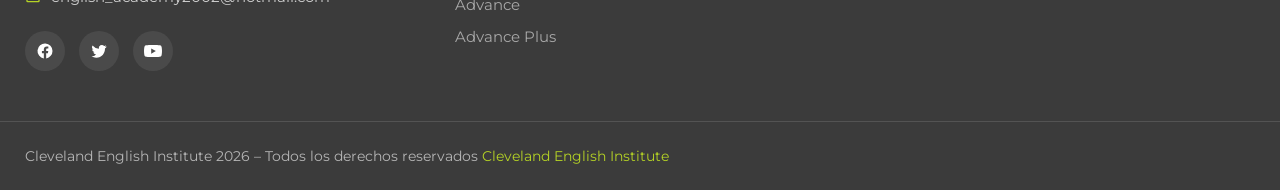
<file: docs/cleveland/about_us/about_us.html>
<!DOCTYPE html>
<html lang="es">
<head>
    <meta charset="UTF-8">
    <meta name="viewport" content="width=device-width, initial-scale=1.0">
    <title>Cleveland - ¿Quiénes Somos?</title>
    <link rel="preconnect" href="https://fonts.googleapis.com">
    <link rel="preconnect" href="https://fonts.gstatic.com" crossorigin>
    <link href="https://fonts.googleapis.com/css2?family=Montserrat:ital,wght@0,100..900;1,100..900&display=swap" rel="stylesheet">
    <!-- Vinculamos el CSS principal y el específico de esta sección -->
    <link rel="stylesheet" href="../style.css">
    <link rel="stylesheet" href="about_us.css">
</head>
<body>
    <nav class="main-nav"></nav>

    <!-- MAIN SECTIONS -->
    <main class="about-container">
        <header class="about-header">
            <h1>Conoce más sobre <strong>Cleveland</strong></h1>
            <p>Nuestra historia, compromiso académico y valores.</p>
        </header>

        <!-- SECCIÓN ¿QUIÉNES SOMOS? - UNA CARD HORIZONTAL TOTALMENTE EXPANSIVA -->
        <section class="about-section">
            <h2>¿Quiénes somos?</h2>
            <div class="section-divider"></div>
            
            <div class="cards-wrapper-grid">
                <div class="card-wide">
                    <!-- Contenedor lateral izquierdo de la imagen (Oculto por CSS en el diseño Hero) -->
                    <div class="image-container-wide">
                        <img class="image" src="../img/293803210_716903306292406_424703020826394018_n-1024x981.jpg" alt="Instalaciones de Cleveland English Institute">
                    </div>
                    
                    <!-- Contenedor del contenido -->
                    <div class="content-wide">
                        <a href="#">
                            <span class="title-wide">Cleveland English Institute</span>
                        </a>
                        
                        <div class="desc-wide">
                            <p>Cleveland English Institute, fundado en el año 2002 y registrado en el Ministerio Popular para la Educación, cuenta con años de experiencia educativa en el aprendizaje del idioma inglés. Nuestro objetivo siempre ha sido mantener la calidad de nuestra enseñanza y contar con un excelente personal calificado.</p>
                            
                            <p>Comprometidos con nuestros alumnos y su progreso día a día, Cleveland English Institute se ha ganado el prestigio y el reconocimiento más allá de los límites de nuestro estado y de nuestro país. Siempre a la vanguardia de la tecnología, todos nuestros cursos cuentan con soporte online.</p>
                            
                            <p>Nuestra institución se define por brindar calor humano, interés por el progreso de nuestros estudiantes, y la constante implementación de mejoras académicas y herramientas tecnológicas de punta. Lo que más define a Cleveland es el trato personalizado que reciben nuestros alumnos tanto presencial como online.</p>
                            
                            <p>Contamos con una infraestructura óptima, aulas perfectamente acondicionadas y un laboratorio de computación especializado. Con materiales didácticos de nuestra propia autoría y la colaboración de instructores altamente calificados, nuestra línea creativa sigue avanzando a pasos agigantados.</p>
                        </div>
                        
                        <!-- BOTÓN ACTUALIZADO -->
                        <a class="action-wide" href="../about_us/mision_vision.html">
                            Nuestra Misión y Visión <span aria-hidden="true">→</span>
                        </a>
                    </div>
                </div>
            </div>
        </section>

        
    </main>

    <footer class="site-footer"></footer>

    <script src="../script.js"></script>

</body>
</html>
</file>
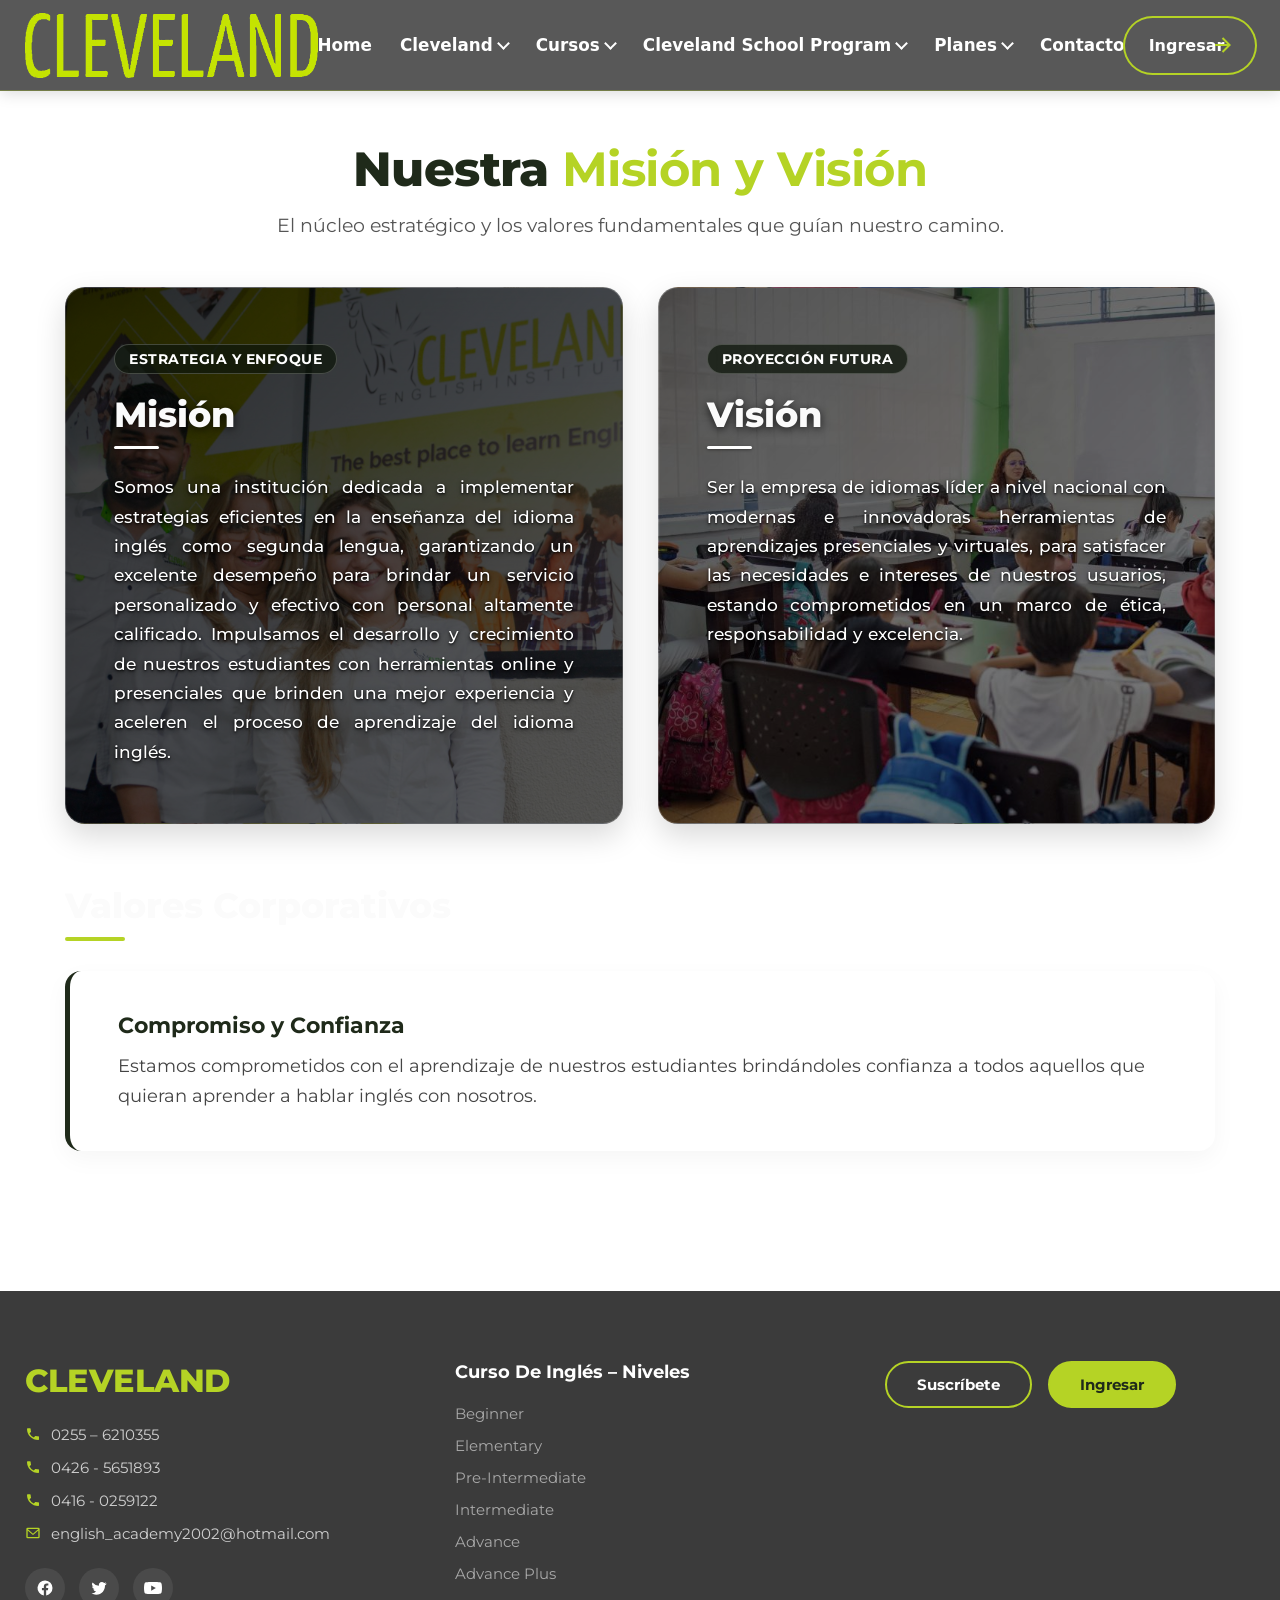
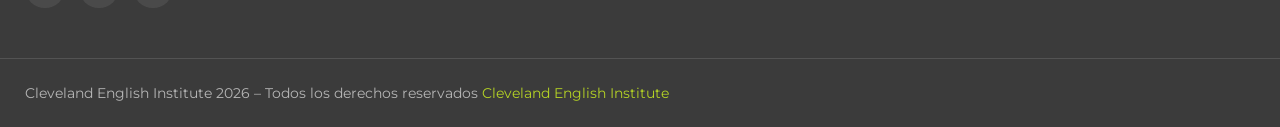
<file: docs/cleveland/about_us/mision_vision.html>
<!DOCTYPE html>
<html lang="es">
<head>
    <meta charset="UTF-8">
    <meta name="viewport" content="width=device-width, initial-scale=1.0">
    <title>Cleveland - Misión y Visión</title>
    <link rel="preconnect" href="https://fonts.googleapis.com">
    <link rel="preconnect" href="https://fonts.gstatic.com" crossorigin>
    <link href="https://fonts.googleapis.com/css2?family=Montserrat:ital,wght@0,100..900;1,100..900&display=swap" rel="stylesheet">
    <!-- Vinculamos el CSS principal y el específico de esta sección -->
    <link rel="stylesheet" href="../style.css">
    <link rel="stylesheet" href="mision_vision.css">
</head>
<body>
    <nav class="main-nav"></nav>

    <!-- CONTENIDO PRINCIPAL -->
    <main class="about-container">
        <header class="about-header">
            <h1>Nuestra <strong>Misión y Visión</strong></h1>
            <p>El núcleo estratégico y los valores fundamentales que guían nuestro camino.</p>
        </header>

        <!-- SECCIÓN DE MISIÓN Y VISIÓN EN GRID DINÁMICO DE CARDS -->
        <section class="about-section">
            <div class="mv-cards-container">
                
                <!-- CARD: MISIÓN -->
                <div class="mv-card-hero mision-bg">
                    <div class="mv-card-content">
                        <span class="mv-card-badge">Estrategia y Enfoque</span>
                        <h2 class="mv-card-title">Misión</h2>
                        <div class="mv-divider"></div>
                        <p class="mv-card-desc">
                            Somos una institución dedicada a implementar estrategias eficientes en la enseñanza del idioma inglés como segunda lengua, garantizando un excelente desempeño para brindar un servicio personalizado y efectivo con personal altamente calificado. Impulsamos el desarrollo y crecimiento de nuestros estudiantes con herramientas online y presenciales que brinden una mejor experiencia y aceleren el proceso de aprendizaje del idioma inglés.
                        </p>
                    </div>
                </div>

                <!-- CARD: VISIÓN -->
                <div class="mv-card-hero vision-bg">
                    <div class="mv-card-content">
                        <span class="mv-card-badge">Proyección Futura</span>
                        <h2 class="mv-card-title">Visión</h2>
                        <div class="mv-divider"></div>
                        <p class="mv-card-desc">
                            Ser la empresa de idiomas líder a nivel nacional con modernas e innovadoras herramientas de aprendizajes presenciales y virtuales, para satisfacer las necesidades e intereses de nuestros usuarios, estando comprometidos en un marco de ética, responsabilidad y excelencia.
                        </p>
                    </div>
                </div>

            </div>
        </section>

        <!-- SECCIÓN: VALORES CORPORATIVOS -->
        <section class="about-section">
            <h2>Valores Corporativos</h2>
            <div class="section-divider"></div>
            
            <div class="values-card-wide">
                <div class="values-content">
                    <h3 class="values-title">Compromiso y Confianza</h3>
                    <p class="values-desc">
                        Estamos comprometidos con el aprendizaje de nuestros estudiantes brindándoles confianza a todos aquellos que quieran aprender a hablar inglés con nosotros.
                    </p>
                    <div class="values-footer-line"></div>
                </div>
            </div>
        </section>
    </main>

    <footer class="site-footer"></footer>



    <script src="../script.js"></script> 
</body>
</html>
</file>
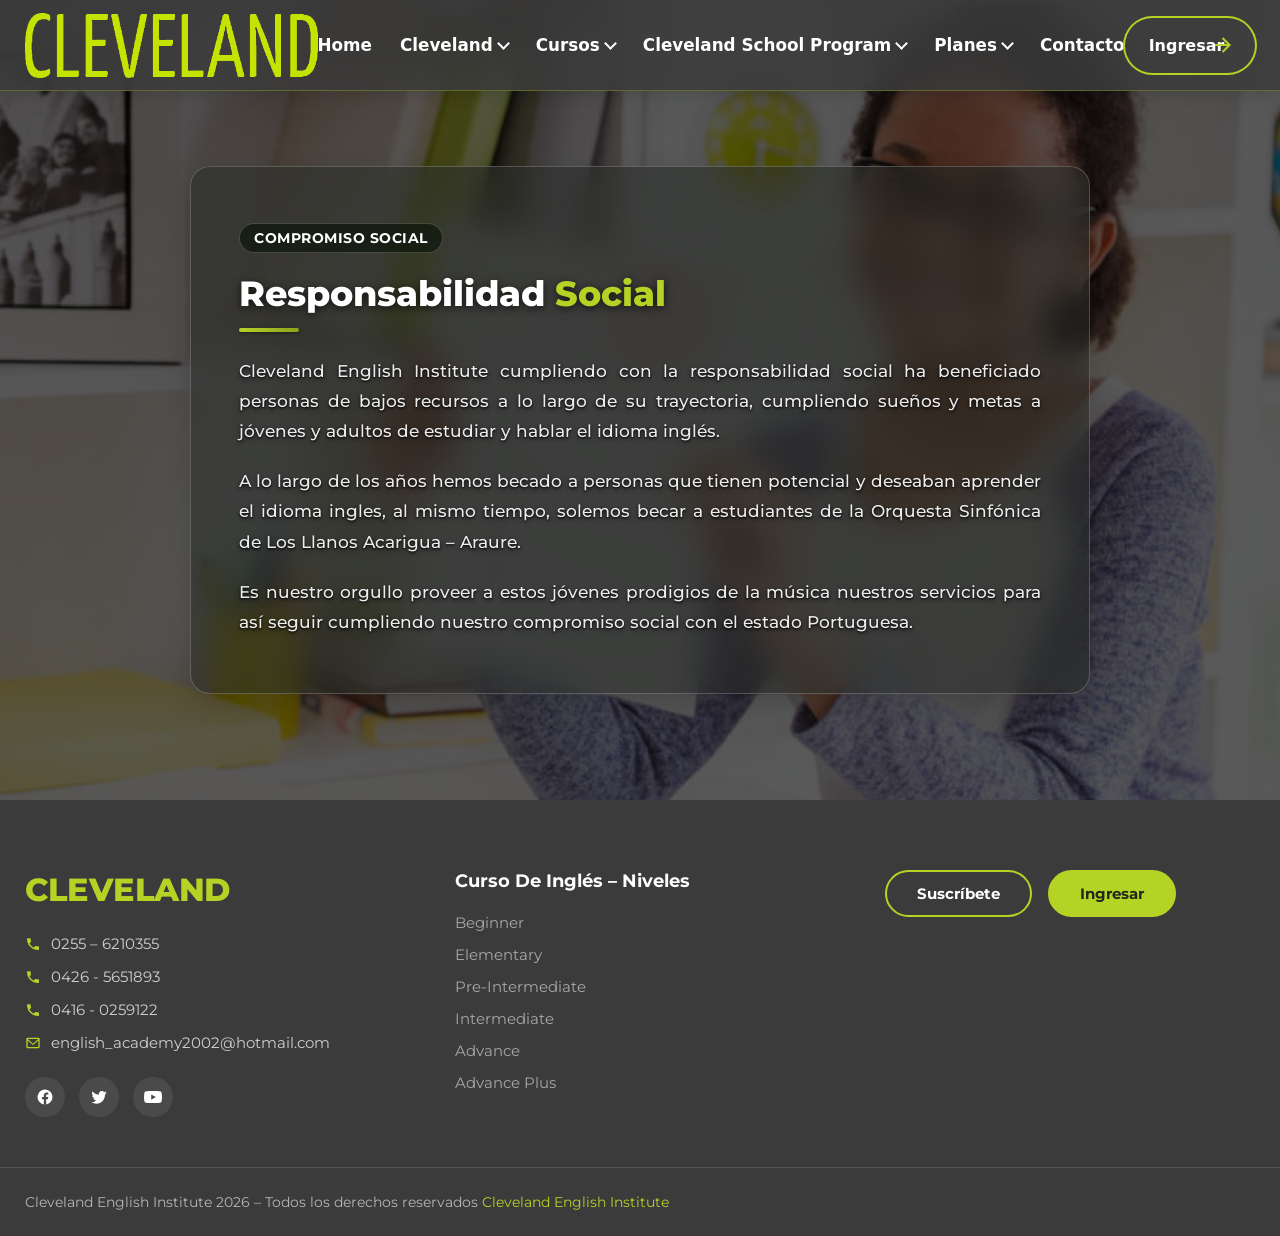
<file: docs/cleveland/about_us/responsabilidad.html>
<!DOCTYPE html>
<html lang="es">
<head>
    <meta charset="UTF-8">
    <meta name="viewport" content="width=device-width, initial-scale=1.0">
    <title>Cleveland - Responsabilidad Social</title>
    <link rel="preconnect" href="https://fonts.googleapis.com">
    <link rel="preconnect" href="https://fonts.gstatic.com" crossorigin>
    <link href="https://fonts.googleapis.com/css2?family=Montserrat:ital,wght@0,100..900;1,100..900&display=swap" rel="stylesheet">
    <link rel="stylesheet" href="../style.css">
    <link rel="stylesheet" href="responsabilidad.css">
</head>
<body>
    <nav class="main-nav"></nav>

    <!-- CONTENIDO PRINCIPAL -->
    <main class="about-container">
        <section class="responsabilidad-social-section">
            <div class="social-wrapper-simple">
                <!-- Card estilo mision_vision sin imagen -->
                <div class="mv-card-hero responsabilidad-bg">
                    <div class="mv-card-content">
                        <span class="mv-card-badge">Compromiso Social</span>
                        <h1 class="mv-card-title">Responsabilidad <span>Social</span></h1>
                        <div class="mv-divider"></div>
                        <p class="mv-card-desc">Cleveland English Institute cumpliendo con la responsabilidad social ha beneficiado personas de bajos recursos a lo largo de su trayectoria, cumpliendo sueños y metas a jóvenes y adultos de estudiar y hablar el idioma inglés.</p>
                        <p class="mv-card-desc">A lo largo de los años hemos becado a personas que tienen potencial y deseaban aprender el idioma ingles, al mismo tiempo, solemos becar a estudiantes de la Orquesta Sinfónica de Los Llanos Acarigua – Araure.</p>
                        <p class="mv-card-desc">Es nuestro orgullo proveer a estos jóvenes prodigios de la música nuestros servicios para así seguir cumpliendo nuestro compromiso social con el estado Portuguesa.</p>
                    </div>
                </div>
            </div>
        </section>
    </main>

    <footer class="site-footer"></footer>

    <script src="../script.js"></script> 
</body>
</html>
</file>
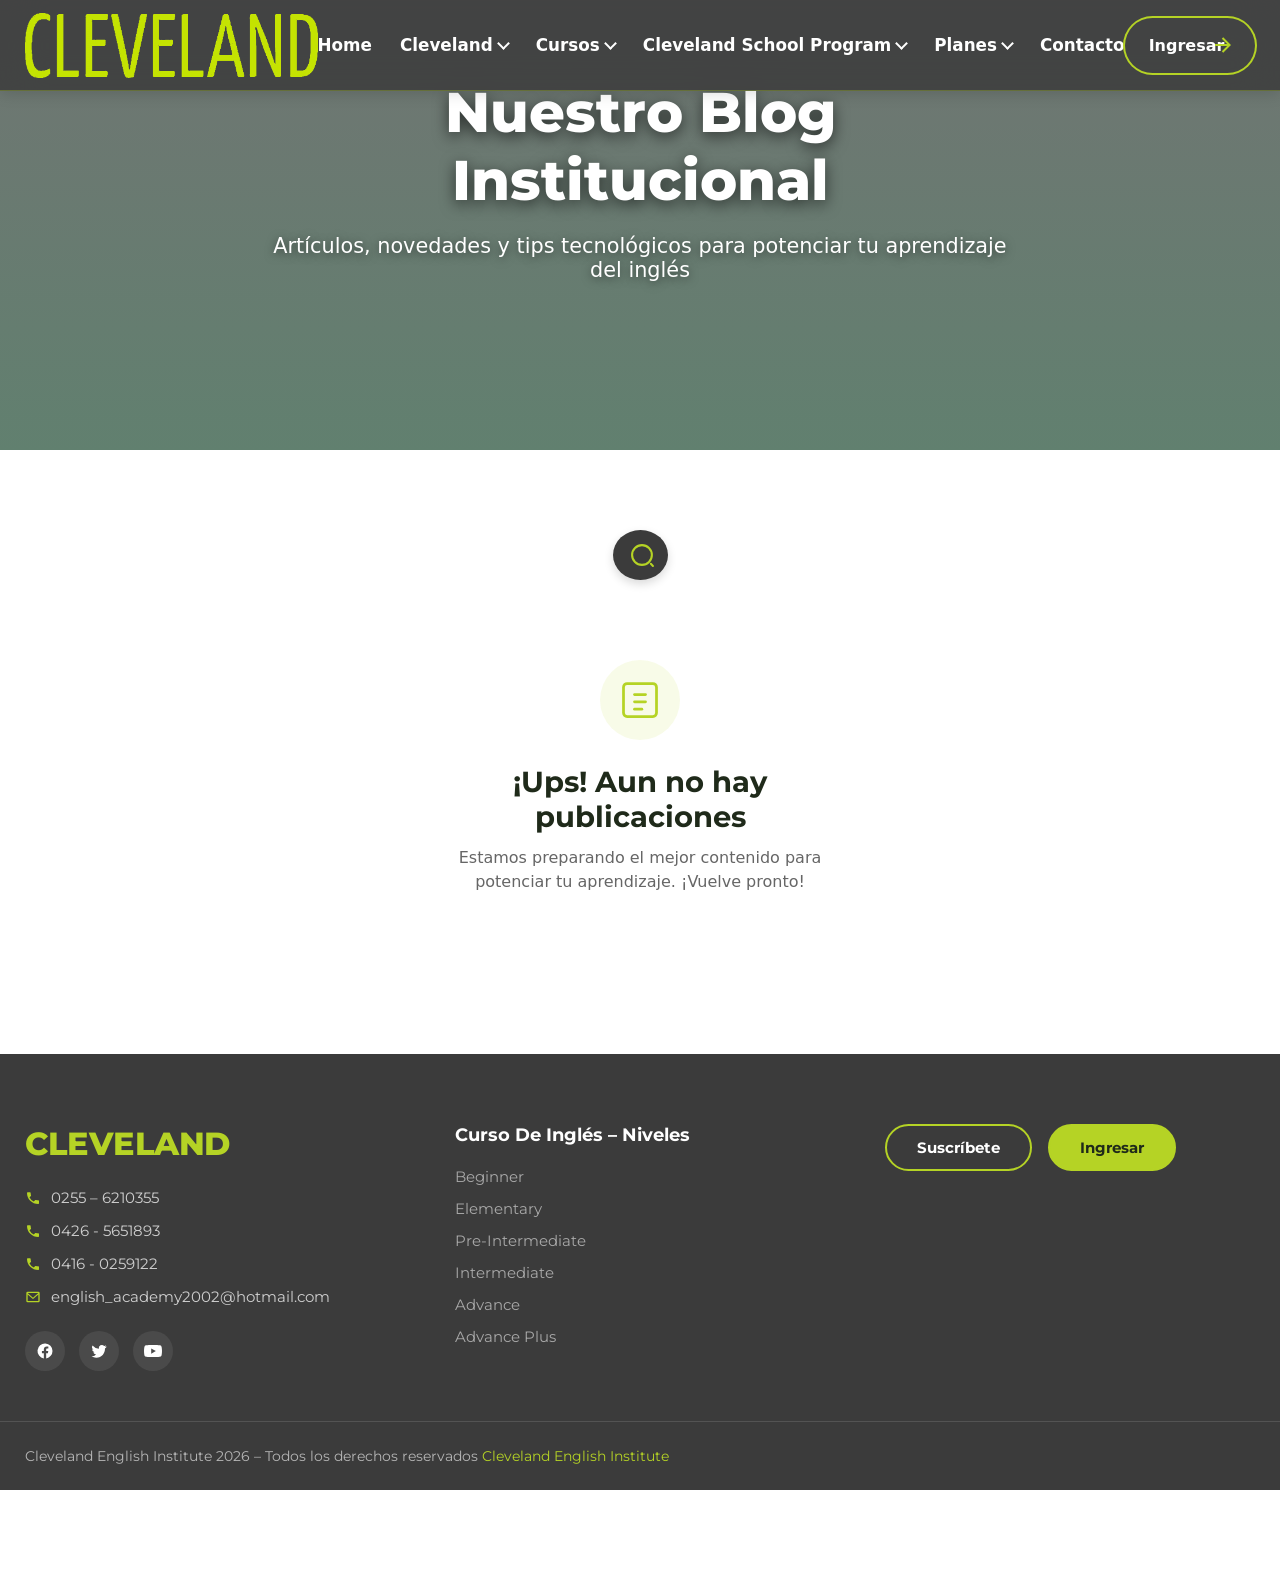
<file: docs/cleveland/blog/blog.html>
<!DOCTYPE html>
<html lang="es">
<head>
    <meta charset="UTF-8">
    <meta name="viewport" content="width=device-width, initial-scale=1.0">
    <title>Cleveland - Blog</title>
    <link rel="preconnect" href="https://fonts.googleapis.com">
    <link rel="preconnect" href="https://fonts.gstatic.com" crossorigin>
    <link href="https://fonts.googleapis.com/css2?family=EB+Garamond:ital,wght@0,400..800;1,400..800&family=Lato:ital,wght@0,100;0,300;0,400;0,700;0,900;1,100;1,300;1,400;1,700;1,900&family=Montserrat:ital,wght@0,100..900;1,100..900&family=Playfair+Display:ital,wght@0,400..900;1,400..900&family=Playwrite+ES:wght@100..400&family=Playwrite+NO:wght@100..400&family=Playwrite+US+Modern:wght@100..400&family=Roboto+Mono:ital,wght@0,100..700;1,100..700&display=swap" rel="stylesheet">
    <link rel="stylesheet" href="blog.css">
    <link rel="stylesheet" href="../style.css">
</head>
<body>
    <!-- NAV -->
    <nav class="main-nav"></nav>

    <section class="hero2">
        <div class="hero-overlay2">
            <div class="hero-content2">
                <h1>Nuestro Blog Institucional</h1>
                <p>Artículos, novedades y tips tecnológicos para potenciar tu aprendizaje del inglés</p>
            </div>
        </div>
    </section>

    <main class="blog-main-content">
        <div class="blog-container">
            <!-- Bloque del Buscador -->
            <div class="search-wrapper-center">
                <div class="input-wrapper">
                    <button class="icon">
                        <svg
                            width="25px"
                            height="25px"
                            viewBox="0 0 24 24"
                            fill="none"
                            xmlns="http://www.w3.org/2000/svg"
                        >
                            <path
                                d="M11.5 21C16.7467 21 21 16.7467 21 11.5C21 6.25329 16.7467 2 11.5 2C6.25329 2 2 6.25329 2 11.5C2 16.7467 6.25329 21 11.5 21Z"
                                stroke="#B5D325"
                                stroke-width="2"
                                stroke-linecap="round"
                                stroke-linejoin="round"
                            ></path>
                            <path
                                d="M22 22L20 20"
                                stroke="#B5D325"
                                stroke-width="2"
                                stroke-linecap="round"
                                stroke-linejoin="round"
                            ></path>
                        </svg>
                    </button>
                    <input type="text" name="text" class="input" placeholder="Buscar en el blog..." />
                </div>
            </div>

            <!-- Bloque de Mensaje Vacío (NUEVO) -->
            <div class="empty-state-container">
                <div class="empty-state-icon">
                    <svg viewBox="0 0 24 24" fill="none" xmlns="http://www.w3.org/2000/svg">
                        <path d="M19 3H5C3.89543 3 3 3.89543 3 5V19C3 20.1046 3.89543 21 5 21H19C20.1046 21 21 20.1046 21 19V5C21 3.89543 20.1046 3 19 3Z" stroke="#B5D325" stroke-width="1.5" stroke-linecap="round" stroke-linejoin="round"/>
                        <path d="M9 9H15" stroke="#B5D325" stroke-width="1.5" stroke-linecap="round" stroke-linejoin="round"/>
                        <path d="M9 13H15" stroke="#B5D325" stroke-width="1.5" stroke-linecap="round" stroke-linejoin="round"/>
                        <path d="M9 17H13" stroke="#B5D325" stroke-width="1.5" stroke-linecap="round" stroke-linejoin="round"/>
                    </svg>
                </div>
                <h3>¡Ups! Aun no hay publicaciones</h3>
                <p>Estamos preparando el mejor contenido para potenciar tu aprendizaje. ¡Vuelve pronto!</p>
            </div>
        </div>
    </main>

    <footer class="site-footer"></footer>

    <script src="../script.js"></script>
</body>
</html>
</file>
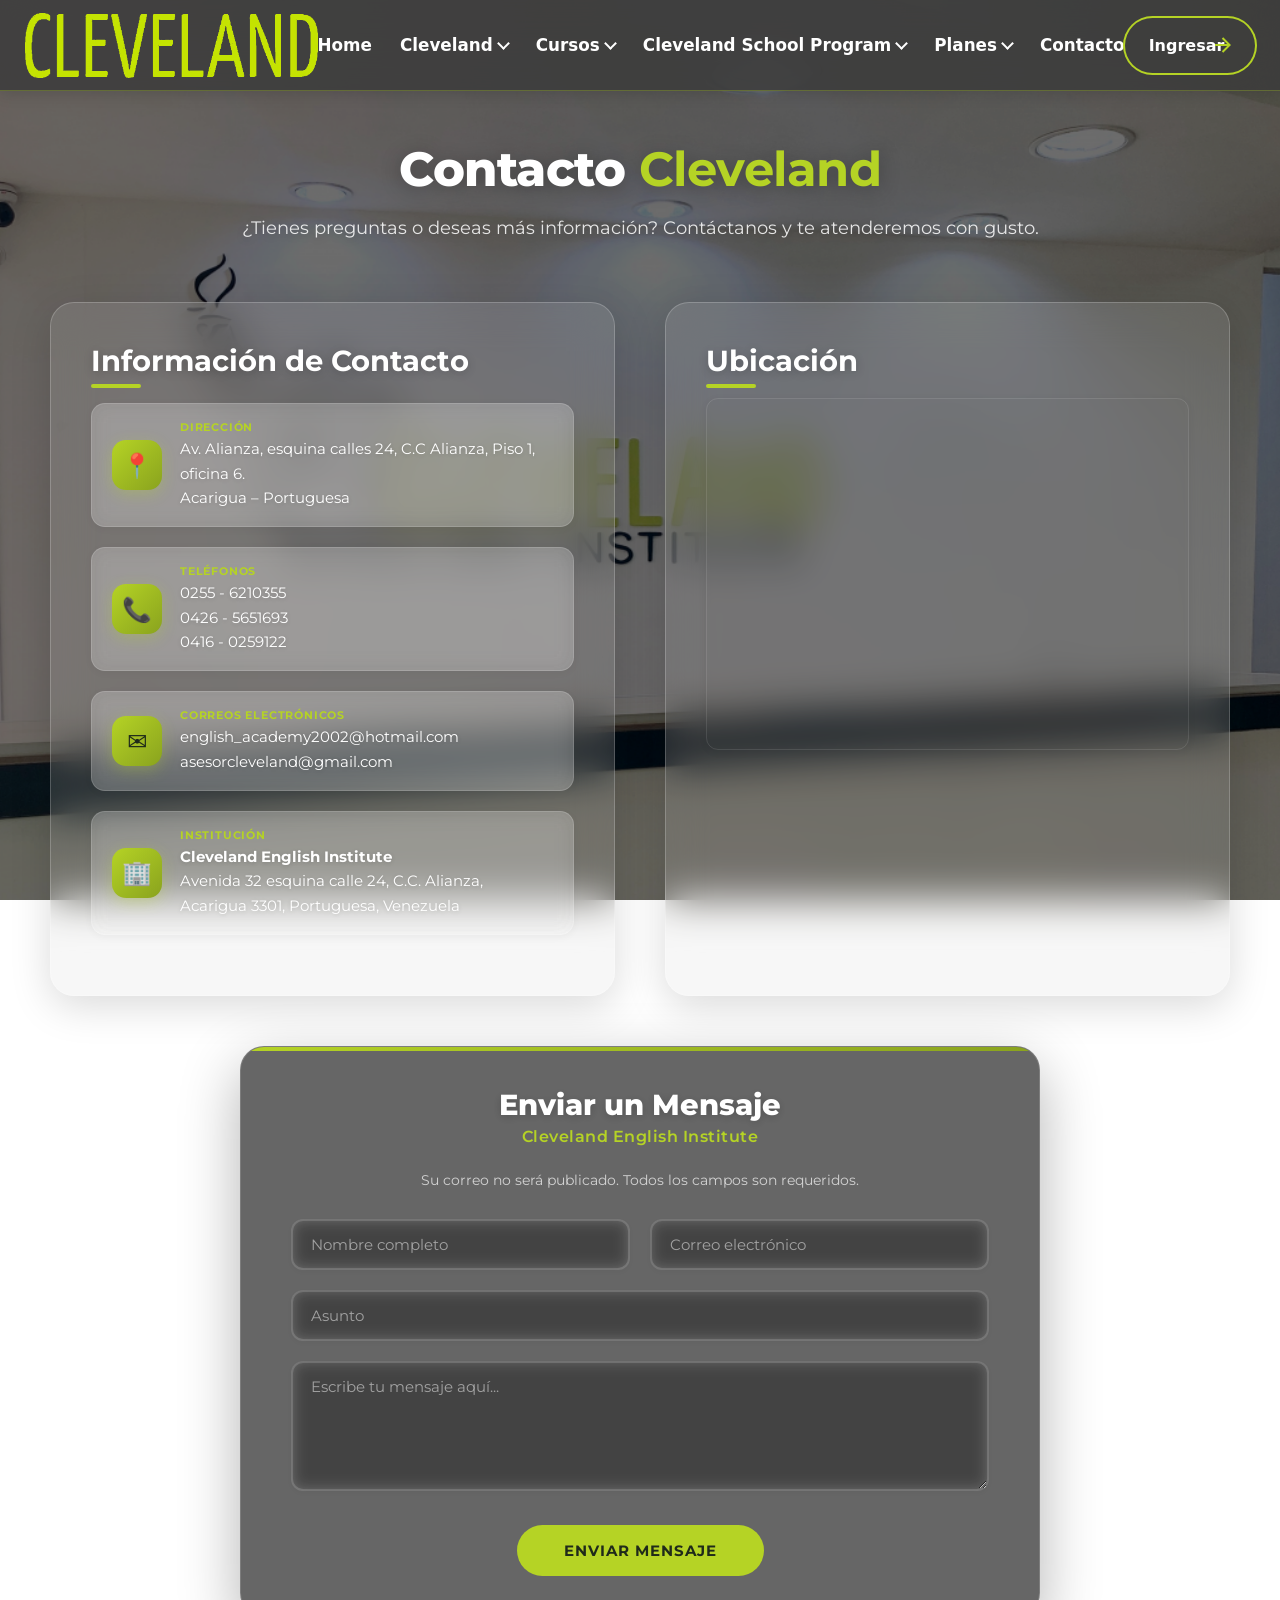
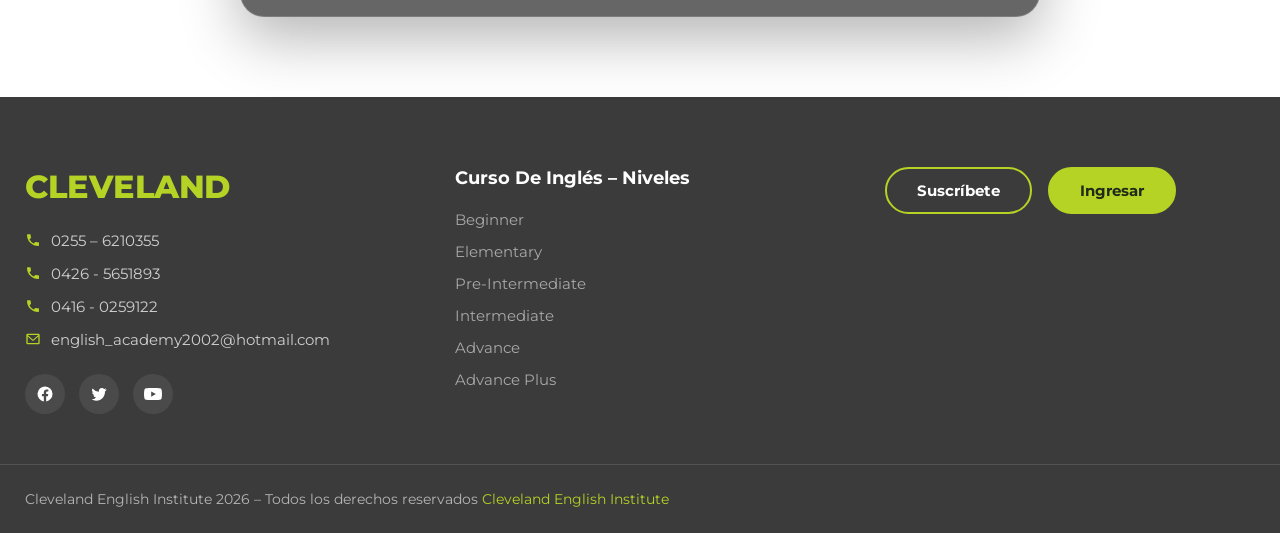
<file: docs/cleveland/contact/contact.html>
<!DOCTYPE html>
<html lang="es">
<head>
    <meta charset="UTF-8">
    <meta name="viewport" content="width=device-width, initial-scale=1.0">
    <title>Contacto - Cleveland English Institute</title>
    <link rel="preconnect" href="https://fonts.googleapis.com">
    <link rel="preconnect" href="https://fonts.gstatic.com" crossorigin>
    <link href="https://fonts.googleapis.com/css2?family=EB+Garamond:ital,wght@0,400..800;1,400..800&family=Lato:ital,wght@0,100;0,300;0,400;0,700;0,900;1,100;1,300;1,400;1,700;1,900&family=Montserrat:ital,wght@0,100..900;1,100..900&family=Playfair+Display:ital,wght@0,400..900;1,400..900&family=Playwrite+ES:wght@100..400&family=Playwrite+NO:wght@100..400&family=Playwrite+US+Modern:wght@100..400&family=Roboto+Mono:ital,wght@0,100..700;1,100..700&display=swap" rel="stylesheet">
    <link rel="stylesheet" href="../style.css">
    <link rel="stylesheet" href="contact.css">
</head>
<body>
    <!-- NAV -->
    <nav class="main-nav"></nav>

    <!-- CONTENIDO PRINCIPAL DE CONTACTO -->
    <main class="contact-page-container">
        
        <div class="contact-inner-wrapper">
            <!-- HEADER DE BIENVENIDA -->
            <header class="contact-main-header">
                <h1>Contacto <strong>Cleveland</strong></h1>
                <p>¿Tienes preguntas o deseas más información? Contáctanos y te atenderemos con gusto.</p>
            </header>

            <!-- GRID: INFORMACIÓN + MAPA -->
            <div class="contact-grid">
                
                <!-- COLUMNA IZQUIERDA: INFORMACIÓN DE CONTACTO -->
                <div class="contact-info-card">
                    <h2>Información de Contacto</h2>

                    <div class="contact-info-item">
                        <div class="icon-wrapper">📍</div>
                        <div class="content">
                            <label>Dirección</label>
                            <p>Av. Alianza, esquina calles 24, C.C Alianza, Piso 1, oficina 6.<br>Acarigua – Portuguesa</p>
                        </div>
                    </div>

                    <div class="contact-info-item">
                        <div class="icon-wrapper">📞</div>
                        <div class="content">
                            <label>Teléfonos</label>
                            <p>
                                <a href="tel:+582556210355">0255 - 6210355</a><br>
                                <a href="tel:+584265651693">0426 - 5651693</a><br>
                                <a href="tel:+584160259122">0416 - 0259122</a>
                            </p>
                        </div>
                    </div>

                    <div class="contact-info-item">
                        <div class="icon-wrapper">✉️</div>
                        <div class="content">
                            <label>Correos Electrónicos</label>
                            <p>
                                <a href="mailto:english_academy2002@hotmail.com">english_academy2002@hotmail.com</a><br>
                                <a href="mailto:asesorcleveland@gmail.com">asesorcleveland@gmail.com</a>
                            </p>
                        </div>
                    </div>

                    <div class="contact-info-item">
                        <div class="icon-wrapper">🏢</div>
                        <div class="content">
                            <label>Institución</label>
                            <p><strong>Cleveland English Institute</strong><br>Avenida 32 esquina calle 24, C.C. Alianza, Acarigua 3301, Portuguesa, Venezuela</p>
                        </div>
                    </div>

                    
                </div>

                <!-- COLUMNA DERECHA: MAPA -->
                <div class="contact-map-card">
                    <h2>Ubicación</h2>
                    <div class="map-wrapper">
                        <iframe 
                            src="https://www.google.com/maps/embed?pb=!1m18!1m12!1m3!1d1601.8050929922397!2d-69.21135320130082!3d9.557505482544657!2m3!1f0!2f0!3f0!3m2!1i1024!2i768!4f13.1!3m3!1m2!1s0x8e7dc17401783929%3A0x8b55dc9dac41b025!2sCleveland%20English%20Institute!5e1!3m2!1ses!2sus!4v1783522180918!5m2!1ses!2sus" 
                            width="100%" 
                            height="350" 
                            style="border:0; display:block;" 
                            allowfullscreen="" 
                            loading="lazy" 
                            referrerpolicy="strict-origin-when-cross-origin"
                            title="Ubicación de Cleveland English Institute">
                        </iframe>
                    </div>
                </div>
            </div>

            <!-- FORMULARIO DE CONTACTO - ESTILO GLASS -->
            <div class="contact-form-wrapper">
                <div class="form-container">
                    <div class="form">
                        <span class="heading">Enviar un Mensaje</span>
                        <span class="sub-heading">Cleveland English Institute</span>
                        <span class="form-subtitle">Su correo no será publicado. Todos los campos son requeridos.</span>

                        <!-- Fila de dos columnas para Nombre y Correo -->
                        <div class="form-row-glass">
                            <input class="input" type="text" placeholder="Nombre completo" required />
                            <input class="input" type="email" placeholder="Correo electrónico" required />
                        </div>

                        <input class="input" type="text" placeholder="Asunto" required />
                        
                        <textarea class="textarea" placeholder="Escribe tu mensaje aquí..." required></textarea>

                        <div class="button-container">
                            <button class="send-button">Enviar Mensaje</button>
                        </div>
                    </div>
                </div>
            </div>
        </div>

    </main>

    <!-- FOOTER -->
    <footer class="site-footer"></footer>

    <script src="../script.js"></script>
</body>
</html>
</file>
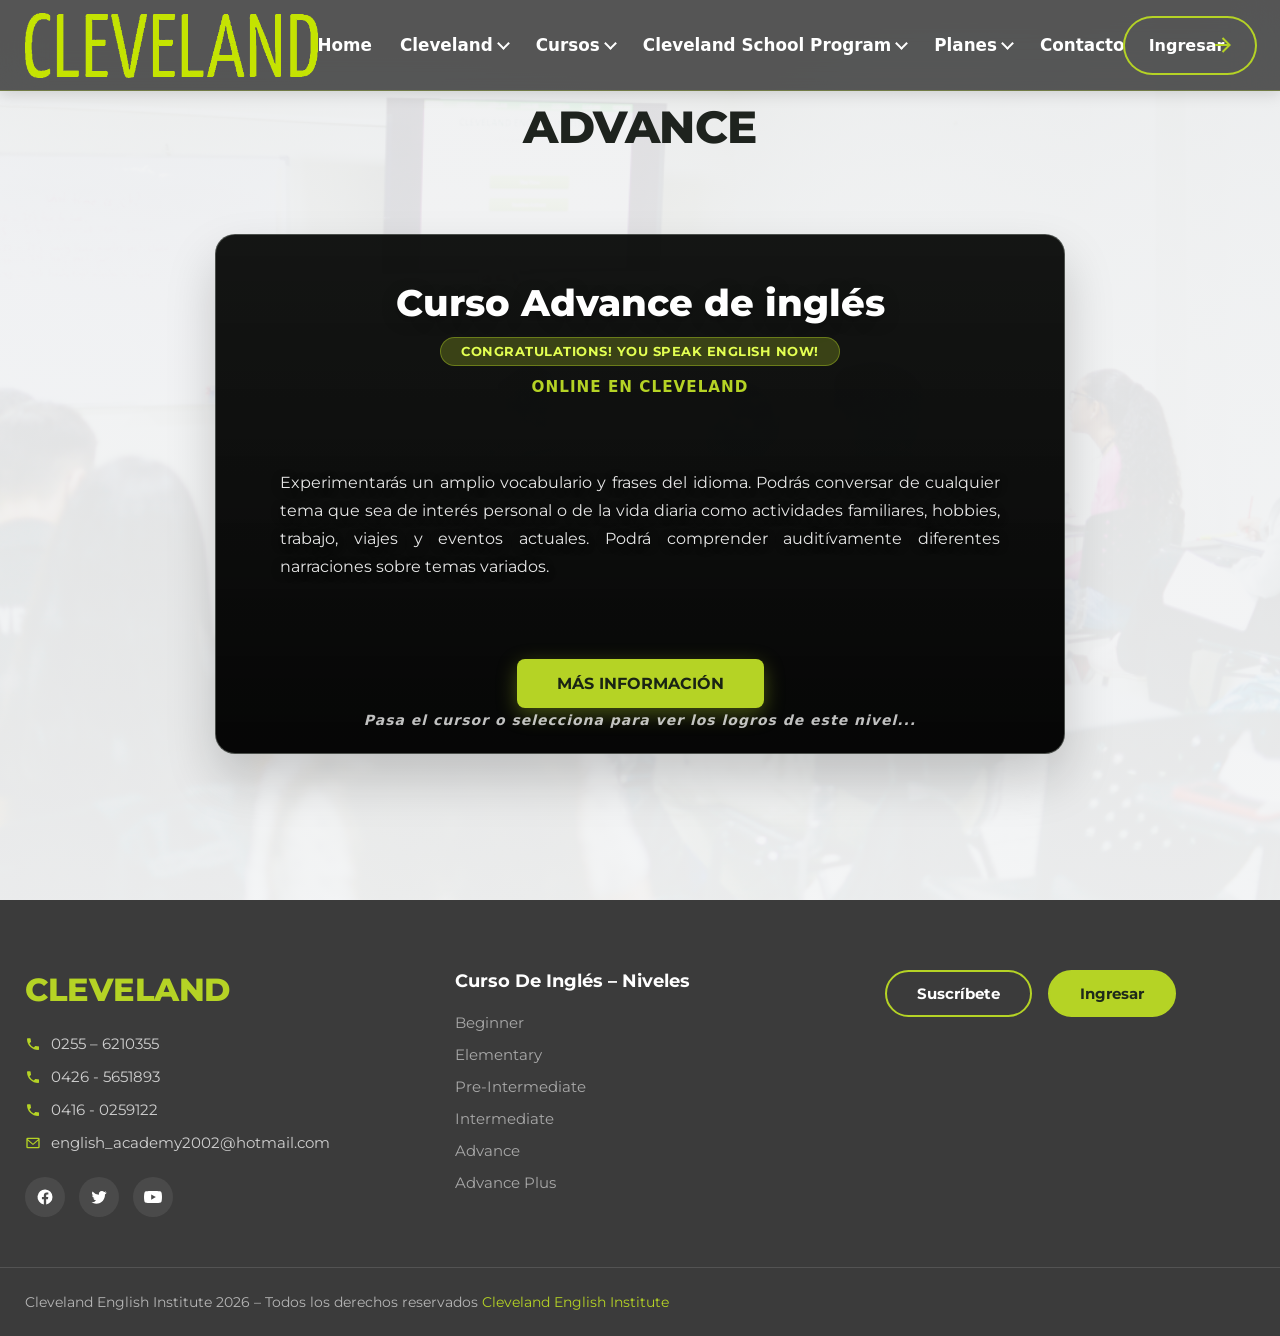
<file: docs/cleveland/cursos/advance.html>
<!DOCTYPE html>
<html lang="es">
<head>
    <meta charset="UTF-8">
    <meta name="viewport" content="width=device-width, initial-scale=1.0">
    <title>Cleveland English Institute - Advance</title>
    <link rel="preconnect" href="https://fonts.googleapis.com">
    <link rel="preconnect" href="https://fonts.gstatic.com" crossorigin>
    <link href="https://fonts.googleapis.com/css2?family=EB+Garamond:ital,wght@0,400..800;1,400..800&family=Lato:ital,wght@0,100;0,300;0,400;0,700;0,900;1,100;1,300;1,400;1,700;1,900&family=Montserrat:ital,wght@0,100..900;1,100..900&family=Playfair+Display:ital,wght@0,400..900;1,400..900&family=Playwrite+ES:wght@100..400&family=Playwrite+NO:wght@100..400&family=Playwrite+US+Modern:wght@100..400&family=Roboto+Mono:ital,wght@0,100..700;1,100..700&display=swap" rel="stylesheet">
    <link rel="stylesheet" href="../style.css">
    <link rel="stylesheet" href="advance.css">
</head>
<body>
    <nav class="main-nav"></nav>

    <main class="main-cursos-content">
        <h2 class="section-title">Advance</h2>

        <div class="courses-grid">
            <div class="course-card-wrapper" tabindex="0">
                <div class="card-sliding-container">
                    
                    <div class="container-3d-card">
                        <div class="tracker tr-1"></div>
                        <div class="tracker tr-2"></div>
                        <div class="tracker tr-3"></div>
                        <div class="tracker tr-4"></div>
                        <div class="tracker tr-5"></div>
                        <div class="tracker tr-6"></div>
                        <div class="tracker tr-7"></div>
                        <div class="tracker tr-8"></div>
                        <div class="tracker tr-9"></div>
                        <div class="tracker tr-10"></div>
                        <div class="tracker tr-11"></div>
                        <div class="tracker tr-12"></div>
                        <div class="tracker tr-13"></div>
                        <div class="tracker tr-14"></div>
                        <div class="tracker tr-15"></div>
                        <div class="tracker tr-16"></div>
                        <div class="tracker tr-17"></div>
                        <div class="tracker tr-18"></div>
                        <div class="tracker tr-19"></div>
                        <div class="tracker tr-20"></div>
                        <div class="tracker tr-21"></div>
                        <div class="tracker tr-22"></div>
                        <div class="tracker tr-23"></div>
                        <div class="tracker tr-24"></div>
                        <div class="tracker tr-25"></div>
                
                        <div id="card">
                            <div class="card-bg-image" style="background-image: linear-gradient(rgba(0, 0, 0, 0.65), rgba(0, 0, 0, 0.9)), url('https://images.unsplash.com/photo-1515378791036-0648a3ef77b2?auto=format&fit=crop&q=80&w=1200');"></div>
                            
                            <div class="card-content-wrapper">
                                <div class="book-header">
                                    <h3 class="title-3d">Curso Advance de inglés</h3>
                                    <p class="units-badge">Congratulations! You speak English now!</p>
                                    <span class="location-text">Online en Cleveland</span>
                                </div>
                                
                                <p class="course-description">
                                    Experimentarás un amplio vocabulario y frases del idioma. Podrás conversar de cualquier tema que sea de interés personal o de la vida diaria como actividades familiares, hobbies, trabajo, viajes y eventos actuales. Podrá comprender auditívamente diferentes narraciones sobre temas variados.
                                </p>
                                
                                <div class="book-footer">
                                    <a href="detalles-advance.html" class="card-btn-link">
                                        <button class="card-btn">MÁS INFORMACIÓN</button>
                                    </a>
                                </div>
                            </div>
                
                            <div id="prompt">Pasa el cursor o selecciona para ver los logros de este nivel...</div>
                        </div>
                    </div>

                    <div class="info-reveal-panel">
                        <h4 class="reveal-title">Al finalizar este nivel el estudiante tendrá:</h4>
                        
                        <div class="reveal-benefits-list">
                            <div class="benefit-item">
                                <div class="benefit-icon">
                                    <svg viewBox="0 0 24 24" fill="none" stroke="currentColor" stroke-width="2.5"><path d="M2 12s3-7 10-7 10 7 10 7-3 7-10 7-10-7-10-7Z"/><circle cx="12" cy="12" r="3"/></svg>
                                </div>
                                <p>Una comprensión auditiva para cuando les hablen de forma lenta y bien articulada, reconocerán palabras comunes y frases básicas acerca de si mismos, su familia y entorno.</p>
                            </div>

                            <div class="benefit-item">
                                <div class="benefit-icon">
                                    <svg viewBox="0 0 24 24" fill="none" stroke="currentColor" stroke-width="2.5"><path d="M14 2H6a2 2 0 0 0-2 2v16a2 2 0 0 0 2 2h12a2 2 0 0 0 2-2V8z"/><path d="M14 2v6h6M16 13H8M16 17H8M10 9H8"/></svg>
                                </div>
                                <p>Y por la parte de lectura y escrituras serás capaz de analizar textos relacionados con temas de interés personal o de trabajo, de historia, ciencia, política, recreación, salud y deporte entre otros. Pero también podrá escribir textos largos en temas que le sean familiares o de interés personal uniendo frases y elementos describiendo eventos, experiencias e impresiones y de índole laboral.</p>
                            </div>
                        </div>
                    </div>

                </div>
            </div>
        </div>
    </main>

    <footer class="site-footer"></footer>

    <script src="../script.js"></script>
</body>
</html>
</file>
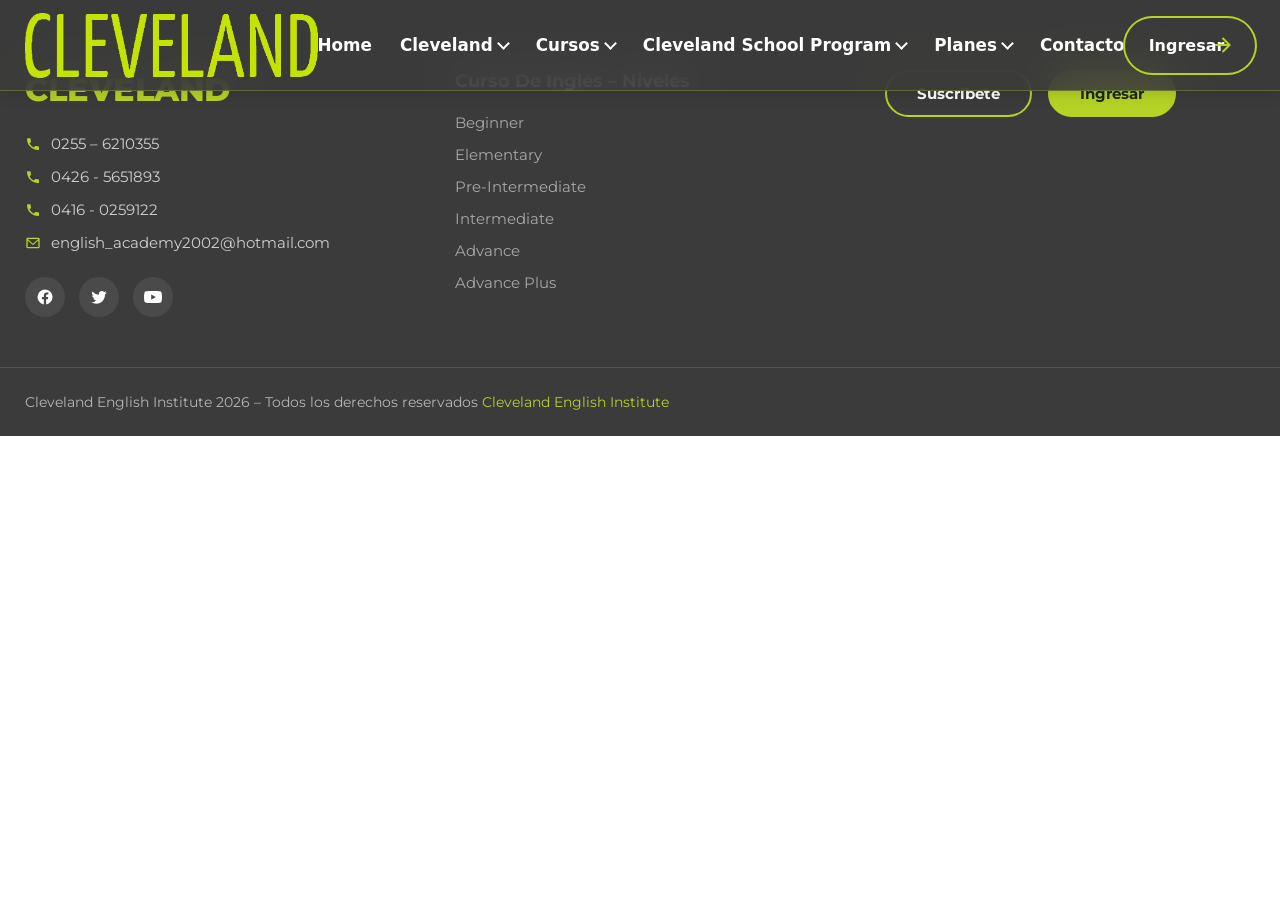
<file: docs/cleveland/cursos/advance_plus.html>
<!DOCTYPE html>
<html lang="en">
<head>
    <meta charset="UTF-8">
    <meta name="viewport" content="width=device-width, initial-scale=1.0">
    <title>Cleveland English Institute - Pre-Intermediate</title>
    <link rel="preconnect" href="https://fonts.googleapis.com">
    <link rel="preconnect" href="https://fonts.gstatic.com" crossorigin>
    <link href="https://fonts.googleapis.com/css2?family=EB+Garamond:ital,wght@0,400..800;1,400..800&family=Lato:ital,wght@0,100;0,300;0,400;0,700;0,900;1,100;1,300;1,400;1,700;1,900&family=Montserrat:ital,wght@0,100..900;1,100..900&family=Playfair+Display:ital,wght@0,400..900;1,400..900&family=Playwrite+ES:wght@100..400&family=Playwrite+NO:wght@100..400&family=Playwrite+US+Modern:wght@100..400&family=Roboto+Mono:ital,wght@0,100..700;1,100..700&display=swap" rel="stylesheet">
    <link rel="stylesheet" href="../style.css">
    <link rel="stylesheet" href="advance.css">
</head>
<body>
    <nav class="main-nav"></nav>


    <footer class="site-footer"></footer>

    <script src="../script.js"></script>
    
</body>
</html>
</file>
<file: Escuela E.T. Ademar Vásquez Chávez/style.css>
/* =========================================================
   E.T. "Ademar Vásquez Chávez" — sitio institucional
   Paleta educativa: azul académico, ámbar dorado y blanco.
   ========================================================= */

:root{
  --azul:         #1A4F99;
  --azul-oscuro:  #0D2D6B;
  --ambar:        #C97D10;
  --ambar-claro:  #F5C030;
  --fondo:        #F5F7FC;
  --fondo-alt:    #EBF0F9;
  --carbon:       #1A2232;
  --carbon-suave: #4A5568;
  --linea:        #CDD8EF;
  --blanco:       #FFFFFF;

  --display: "Fraunces", Georgia, serif;
  --texto:   "Public Sans", -apple-system, BlinkMacSystemFont, "Segoe UI", sans-serif;

  --radio: 4px;
  --sombra: 0 18px 40px -20px rgba(13, 45, 107, 0.28);
}

*{ box-sizing: border-box; }
html{ scroll-behavior: smooth; }

@media (prefers-reduced-motion: reduce){
  html{ scroll-behavior: auto; }
  *{ animation-duration: 0.001ms !important; animation-iteration-count: 1 !important; transition-duration: 0.001ms !important; }
}

body{
  margin:0;
  font-family: var(--texto);
  color: var(--carbon);
  background: var(--fondo);
  -webkit-font-smoothing: antialiased;
}

img{ max-width:100%; display:block; }
a{ color: inherit; text-decoration: none; }

.wrap{
  max-width: 1180px;
  margin: 0 auto;
  padding: 0 28px;
}

:focus-visible{
  outline: 2.5px solid var(--ambar);
  outline-offset: 3px;
}

/* ---------- Progress rail ---------- */
.progress-rail{
  position: fixed; top:0; left:0; right:0; height:3px;
  background: transparent; z-index: 1000;
}
.progress-fill{
  height:100%; width:0%;
  background: linear-gradient(90deg, var(--azul), var(--ambar-claro), var(--azul-oscuro));
  transition: width .08s linear;
}

/* ---------- Header ---------- */
.site-header{
  position: sticky; top:0; z-index: 900;
  background: rgba(245,247,252,0.92);
  backdrop-filter: blur(8px);
  border-bottom: 1px solid var(--linea);
}
.header-inner{
  display:flex; align-items:center; justify-content:space-between;
  padding-top:14px; padding-bottom:14px;
}
.brand{ display:flex; align-items:center; gap:12px; }
.brand-crest{ width:44px; height:44px; object-fit:contain; }
.brand-text{ display:flex; flex-direction:column; line-height:1.15; }
.brand-text strong{
  font-family: var(--display);
  font-size: 1.02rem;
  font-weight: 600;
  color: var(--azul-oscuro);
  letter-spacing:.01em;
}
.brand-text em{
  font-style:normal;
  font-size:.72rem;
  letter-spacing:.08em;
  text-transform:uppercase;
  color: var(--carbon-suave);
}

.site-nav{ display:flex; align-items:center; gap:30px; }
.site-nav a{
  font-size:.86rem;
  font-weight:600;
  letter-spacing:.02em;
  color: var(--carbon);
  position:relative;
  padding: 4px 0;
}
.site-nav a::after{
  content:""; position:absolute; left:0; right:0; bottom:-2px; height:2px;
  background: var(--ambar); transform: scaleX(0); transform-origin:left;
  transition: transform .25s ease;
}
.site-nav a:hover::after{ transform: scaleX(1); }
.nav-ig{
  background: var(--azul);
  color: var(--blanco) !important;
  padding: 8px 16px !important;
  border-radius: 999px;
}
.nav-ig::after{ display:none; }
.nav-ig:hover{ background: var(--azul-oscuro); }

.nav-toggle{
  display:none; flex-direction:column; justify-content:center; gap:5px;
  width:38px; height:38px; background:none; border:none; cursor:pointer;
}
.nav-toggle span{ display:block; height:2px; background: var(--azul-oscuro); border-radius:2px; }

/* ---------- Buttons ---------- */
.btn{
  display:inline-flex; align-items:center; gap:8px;
  padding: 13px 24px;
  font-size:.9rem; font-weight:700; letter-spacing:.02em;
  border-radius: 999px;
  border: 1.5px solid transparent;
  cursor:pointer;
}
.btn-primary{
  background: var(--azul); color: var(--blanco);
  box-shadow: var(--sombra);
  transition: transform .2s ease, background .2s ease;
}
.btn-primary:hover{ background: var(--azul-oscuro); transform: translateY(-2px); }
.btn-ghost{
  border-color: var(--azul);
  color: var(--azul-oscuro);
  transition: background .2s ease, color .2s ease;
}
.btn-ghost:hover{ background: var(--azul); color: var(--blanco); }
.btn-on-dark{ box-shadow:none; }

/* ---------- Eyebrow / titles ---------- */
.eyebrow{
  font-family: var(--texto);
  font-size:.75rem;
  font-weight:700;
  letter-spacing:.22em;
  text-transform:uppercase;
  color: var(--ambar);
  margin: 0 0 14px;
}
.eyebrow-dark{ color: var(--azul); }

.section-title{
  font-family: var(--display);
  font-size: clamp(1.8rem, 3.4vw, 2.6rem);
  font-weight:600;
  color: var(--azul-oscuro);
  margin: 0 0 12px;
  letter-spacing:-.01em;
}
.section-title-light{ color: var(--fondo); }
.section-lede{
  max-width: 560px;
  color: var(--carbon-suave);
  font-size:1.02rem;
  line-height:1.6;
  margin: 0 0 44px;
}

/* ---------- Hero ---------- */
.hero{
  position:relative;
  padding: 76px 0 0;
  overflow:hidden;
  background:
    radial-gradient(circle at 85% 12%, rgba(26,79,153,0.07), transparent 55%),
    var(--fondo);
}
.hero-inner{
  display:grid;
  grid-template-columns: 1.1fr 0.9fr;
  gap: 56px;
  align-items:center;
  padding-bottom: 64px;
}
.hero-copy h1{
  font-family: var(--display);
  font-size: clamp(2.6rem, 6vw, 4.4rem);
  line-height: 0.98;
  font-weight: 600;
  color: var(--carbon);
  margin: 0 0 22px;
  letter-spacing:-.015em;
}
.hero-copy h1 span{ color: var(--azul); font-style: italic; }
.hero-lede{
  font-size: 1.08rem;
  line-height:1.65;
  color: var(--carbon-suave);
  max-width: 46ch;
  margin: 0 0 34px;
}
.hero-actions{ display:flex; flex-wrap:wrap; gap:16px; align-items:center; }
.hero-actions .btn svg{ flex-shrink:0; }

.hero-visual{ position:relative; }
.ribbon-badge{
  position:absolute; top:-58px; right:-4px;
  width:118px; height:118px;
  background: var(--blanco);
  border-radius:50%;
  display:flex; align-items:center; justify-content:center;
  box-shadow: var(--sombra);
  padding:10px;
  z-index:2;
  border: 3px solid var(--fondo);
}
.hero-photo{
  margin:0; border-radius: var(--radio);
  overflow:hidden;
  box-shadow: var(--sombra);
  border: 1px solid var(--linea);
}
.hero-photo img{ width:100%; height: 420px; object-fit:cover; }
.hero-photo figcaption{
  background: var(--azul-oscuro);
  color: var(--fondo);
  font-size:.78rem;
  letter-spacing:.03em;
  padding: 12px 18px;
}

.banda{
  height: 14px;
  width:100%;
  background: linear-gradient(90deg,
    var(--azul-oscuro) 0 33%,
    var(--ambar-claro) 33% 66%,
    var(--azul) 66% 100%);
}
.banda-thin{ height:8px; }

/* ---------- Menciones ---------- */
.menciones{ padding: 88px 0 96px; background: var(--fondo); }
.menciones-grid{
  display:grid;
  grid-template-columns: repeat(5, 1fr);
  gap: 20px;
}
.mencion-card{
  background: var(--blanco);
  border: 1px solid var(--linea);
  border-radius: var(--radio);
  padding: 30px 22px;
  transition: transform .22s ease, box-shadow .22s ease, border-color .22s ease;
}
.mencion-card:hover{
  transform: translateY(-6px);
  box-shadow: var(--sombra);
  border-color: var(--azul);
}
.mencion-icon{
  display:inline-flex; align-items:center; justify-content:center;
  width:52px; height:52px;
  border-radius:50%;
  background: var(--fondo-alt);
  color: var(--azul);
  margin-bottom:18px;
}
.mencion-card h3{
  font-family: var(--display);
  font-size:1.18rem;
  font-weight:600;
  color: var(--carbon);
  margin: 0 0 8px;
}
.mencion-card p{
  font-size:.88rem;
  color: var(--carbon-suave);
  line-height:1.5;
  margin:0;
}

/* ---------- Vida estudiantil / galería ---------- */
.vida{ padding: 20px 0 100px; background: var(--fondo); }
.gallery{
  display:grid;
  grid-template-columns: repeat(4, 1fr);
  grid-auto-rows: 190px;
  gap: 14px;
}
.g-item{
  position:relative; margin:0;
  border-radius: var(--radio);
  overflow:hidden;
  border:1px solid var(--linea);
}
.g-item img{
  width:100%; height:100%; object-fit:cover;
  transition: transform .5s ease;
}
.g-item:hover img{ transform: scale(1.06); }
.g-item figcaption{
  position:absolute; left:0; right:0; bottom:0;
  padding: 10px 14px 9px;
  font-size:.74rem;
  letter-spacing:.01em;
  color: var(--blanco);
  background: linear-gradient(0deg, rgba(13,45,107,0.82), rgba(13,45,107,0));
}
.g-tall{ grid-row: span 2; }
.g-wide{ grid-column: span 2; }

/* ---------- Nosotros ---------- */
.nosotros{ background: var(--fondo-alt); padding: 0 0 96px; }
.nosotros-inner{
  display:grid;
  grid-template-columns: 1.2fr 0.8fr;
  gap: 60px;
  align-items:center;
  padding-top: 72px;
}
.crest-list{ list-style:none; margin:0; padding:0; display:flex; flex-direction:column; gap:18px; }
.crest-list li{
  font-size:1rem;
  line-height:1.55;
  color: var(--carbon-suave);
  padding-left: 22px;
  border-left: 3px solid var(--azul);
}
.crest-list strong{ color: var(--carbon); font-family: var(--display); font-weight:600; }
.nosotros-crest{ display:flex; justify-content:center; }
.nosotros-crest img{ width: 260px; }

/* ---------- Ubicación ---------- */
.ubicacion{
  background: var(--azul-oscuro);
  color: var(--fondo);
  padding: 90px 0;
}
.ubicacion-inner{ max-width: 620px; }
.contact-list{ margin: 0 0 40px; display:flex; flex-direction:column; gap:18px; }
.contact-list dt{
  font-size:.72rem; text-transform:uppercase; letter-spacing:.14em;
  color: var(--ambar-claro); margin-bottom:4px;
}
.contact-list dd{ margin:0; font-size:1.06rem; }
.contact-list a{ text-decoration: underline; text-underline-offset:3px; }

/* ---------- Footer ---------- */
.site-footer{
  background: var(--carbon);
  color: rgba(245,247,252,0.72);
  padding: 46px 0;
  text-align:center;
}
.footer-crest{ width:52px; height:52px; margin: 0 auto 16px; }
.footer-inner p{ margin: 4px 0; font-size:.9rem; }
.footer-fine{ font-size:.76rem !important; letter-spacing:.02em; color: rgba(245,247,252,0.48); }

/* =========================================================
   Responsive
   ========================================================= */
@media (max-width: 980px){
  .menciones-grid{ grid-template-columns: repeat(3, 1fr); }
  .gallery{ grid-template-columns: repeat(3, 1fr); }
  .nosotros-inner{ grid-template-columns: 1fr; }
  .nosotros-crest{ order:-1; }
}

@media (max-width: 760px){
  .nav-toggle{ display:flex; }
  .site-nav{
    position:absolute; top:100%; left:0; right:0;
    background: var(--fondo);
    border-bottom: 1px solid var(--linea);
    flex-direction:column; align-items:flex-start;
    padding: 20px 28px 28px;
    gap:18px;
    display:none;
  }
  .site-nav.open{ display:flex; }
  .nav-ig{ align-self:flex-start; }

  .hero-inner{ grid-template-columns: 1fr; padding-bottom: 40px; }
  .hero{ padding-top: 48px; }
  .ribbon-badge{ width:88px; height:88px; top:-40px; right:6px; }
  .hero-photo img{ height: 300px; }

  .menciones-grid{ grid-template-columns: repeat(2, 1fr); }
  .gallery{ grid-template-columns: repeat(2, 1fr); grid-auto-rows: 160px; }
  .g-tall{ grid-row: span 2; }
  .g-wide{ grid-column: span 2; }
}

@media (max-width: 480px){
  .menciones-grid{ grid-template-columns: 1fr; }
  .gallery{ grid-template-columns: 1fr 1fr; }
  .hero-copy h1{ font-size: 2.5rem; }
}
</file>
<file: docs/cleveland/style.css>
* {
    margin: 0;
    padding: 0;
    box-sizing: border-box;
}

body {
    font-family: 'Segoe UI', system-ui, sans-serif;
    background-color: #ffffff;
    color: #222222;
}

/* NAV - Gris Oscuro Translucido */
.main-nav {
    position: fixed;
    top: 0;
    left: 0;
    width: 100%;
    background: rgba(59, 59, 59, 0.85); /* CAMBIADO: Color #3B3B3B con opacidad */
    backdrop-filter: blur(20px);
    border-bottom: 1px solid rgba(181, 211, 37, 0.3);
    box-shadow: 0 2px 15px rgba(0, 0, 0, 0.15);
    z-index: 1000;
}

.nav-container {
    max-width: 1400px;
    margin: 0 auto;
    padding: 0 25px;
    height: 90px;
    display: flex;
    align-items: center;
    justify-content: space-between;
}

.logo {
    height: 65px;
    display: flex;
    align-items: center;
}

.cleveland-logo {
    height: 100%;
    width: auto;
    filter: brightness(1.05);
}

/* Menú */
.nav-menu {
    display: flex;
    list-style: none;
    gap: 28px;
    align-items: center;
}

.nav-menu a {
    color: #ffffff;            /* CAMBIADO: Letras blancas */
    text-decoration: none;
    font-weight: 600;
    font-size: 1.05rem;
    transition: all 0.3s ease;
    white-space: nowrap;
}

.nav-menu a:hover {
    color: #B5D325;           /* CONSERVADO: Mismo hover original */
}

/* Submenú desplegable: Cleveland */
.nav-dropdown {
    position: relative;
}

.dropdown-toggle {
    display: flex;
    align-items: center;
    gap: 6px;
}

.dropdown-toggle::after {
    content: "";
    width: 7px;
    height: 7px;
    border-right: 2px solid #ffffff;
    border-bottom: 2px solid #ffffff;
    transform: rotate(45deg);
    margin-top: -4px;
    transition: transform 0.3s ease, border-color 0.3s ease;
}

.nav-dropdown:hover .dropdown-toggle::after,
.nav-dropdown:focus-within .dropdown-toggle::after {
    transform: rotate(-135deg);
    margin-top: 4px;
    border-color: #B5D325;
}

.dropdown-menu {
    position: absolute;
    top: 100%;
    left: 0;
    margin-top: 18px;
    min-width: 230px;
    list-style: none;
    background: rgba(59, 59, 59, 0.97);
    backdrop-filter: blur(20px);
    border: 1px solid rgba(181, 211, 37, 0.3);
    border-radius: 12px;
    padding: 10px 0;
    box-shadow: 0 15px 35px rgba(0, 0, 0, 0.3);
    opacity: 0;
    visibility: hidden;
    transform: translateY(10px);
    transition: all 0.3s ease;
    z-index: 1001;
}

.nav-dropdown:hover .dropdown-menu,
.nav-dropdown:focus-within .dropdown-menu {
    opacity: 1;
    visibility: visible;
    transform: translateY(0);
}

.dropdown-menu li {
    width: 100%;
}

.dropdown-menu a {
    display: block;
    padding: 12px 22px;
    color: #ffffff;
    font-weight: 600;
    font-size: 0.95rem;
    white-space: nowrap;
    transition: all 0.25s ease;
}

.dropdown-menu a:hover {
    color: #1f2a1a;
    background-color: #B5D325;
}

/* Botón Animado */
.animated-button {
    position: relative;
    display: flex;
    align-items: center;
    gap: 4px;
    padding: 14px 32px;
    border: 4px solid transparent;
    font-size: 16px;
    background-color: transparent; /* Ajustado para que no herede el fondo oscuro */
    border-radius: 100px;
    font-weight: 600;
    color: #ffffff;                /* CAMBIADO: Texto del botón en blanco para contrastar con el nav */
    box-shadow: 0 0 0 2px #B5D325;
    cursor: pointer;
    overflow: hidden;
    transition: all 0.6s cubic-bezier(0.23, 1, 0.32, 1);
}

.animated-button svg {
    position: absolute;
    width: 24px;
    fill: #B5D325;
    z-index: 9;
    transition: all 0.8s cubic-bezier(0.23, 1, 0.32, 1);
}

.animated-button .arr-1 { right: 16px; }
.animated-button .arr-2 { left: -25%; }

.animated-button .circle {
    position: absolute;
    top: 50%;
    left: 50%;
    transform: translate(-50%, -50%);
    width: 20px;
    height: 20px;
    background-color: #B5D325;
    border-radius: 50%;
    opacity: 0;
    transition: all 0.8s cubic-bezier(0.23, 1, 0.32, 1);
}

.animated-button .text {
    position: relative;
    z-index: 1;
    transform: translateX(-12px);
    transition: all 0.8s cubic-bezier(0.23, 1, 0.32, 1);
}

.animated-button:hover {
    box-shadow: 0 0 0 12px transparent;
    color: #1f2a1a;                /* CONSERVADO: Al pasar el mouse cambia al color oscuro original */
    border-radius: 12px;
}

.animated-button:hover .arr-1 { right: -25%; }
.animated-button:hover .arr-2 { left: 16px; }
.animated-button:hover .text { transform: translateX(12px); }
.animated-button:hover svg { fill: #1f2a1a; }

.animated-button:active {
    scale: 0.95;
    box-shadow: 0 0 0 4px #B5D325;
}

.animated-button:hover .circle {
    width: 220px;
    height: 220px;
    opacity: 1;
}

/* Responsive */
@media (max-width: 1024px) {
    .nav-menu { gap: 20px; font-size: 1rem; }
    .nav-container { padding: 0 20px; }
}

@media (max-width: 768px) {
    .nav-container { padding: 0 15px; }
    .nav-menu { display: none; }
}

/* HERO SECTION */
.hero {
    height: 100vh;
    min-height: 700px;
    background-image: url('img/Banner-1-1024x717.jpg'); /* Ruta corregida */
    background-size: cover;
    background-position: center;
    background-attachment: fixed;
    position: relative;
    display: flex;
    align-items: center;
    justify-content: center;
    color: white;
    margin-top: -90px;
}

.hero-overlay {
    position: absolute;
    top: 0;
    left: 0;
    width: 100%;
    height: 100%;
    background: linear-gradient(rgba(0,0,0,0.45), rgba(30,74,50,0.65));
    display: flex;
    align-items: flex-end; /* CAMBIADO: Empuja el contenido hacia abajo */
    justify-content: center;
    padding-bottom: 80px;  /* NUEVO: Margen inferior para que no toque el borde de la pantalla */
}

.hero-content {
    text-align: center;
    z-index: 2;
    max-width: 800px;
    padding: 0 20px;
    margin-bottom: 20px;   /* NUEVO: Asegura una separación base */
}

.hero-content h1 {
    font-size: 3.5rem;
    margin-bottom: 20px;
    text-shadow: 0 4px 15px rgba(0,0,0,0.6);
}

.hero-content p {
    font-size: 1.4rem;
    margin-bottom: 40px;
    text-shadow: 0 2px 10px rgba(0,0,0,0.5);
}

.hero-button {
    padding: 16px 40px;
    font-size: 1.2rem;
    background-color: #B5D325;
    color: #1f2a1a;
    border: none;
    border-radius: 50px;
    font-weight: 700;
    cursor: pointer;
    transition: all 0.3s ease;
}

.hero-button:hover {
    background-color: #a3c617;
    transform: translateY(-5px);
    box-shadow: 0 10px 25px rgba(181, 211, 37, 0.4);
}

/* ==========================================================================
   SECCIÓN CLASES PRESENCIALES - COMPLETAMENTE PEGADO SIN ESPACIOS BLANCOS
   ========================================================================== */
/* SECCIÓN CLASES PRESENCIALES */
.classes-section {
    position: relative;
    padding: 100px 20px;
    /* CAMBIO AQUÍ: Añadimos la imagen de fondo apuntando a tu nueva carpeta */
    background-image: url('img/Banner-13-1024x717.png'); 
    background-color: #ffffff;
    background-size: cover;
    background-position: center;
    background-repeat: no-repeat;
    background-attachment: fixed; /* Mantiene el efecto de fondo fijo si te gusta */
    overflow: hidden;
}

/* Contenedor interno para dar aire al texto pero manteniendo el fondo pegado */
.classes-content-overlay {
    width: 100%;
    max-width: 1400px;
    margin: 0 auto;
    padding: 100px 40px; /* Controla la altura interna de la sección desde aquí */
}

.classes-section {
    font-family: 'Montserrat', 'Segoe UI', system-ui, sans-serif;
}

.classes-section h2 {
    font-family: 'Montserrat', 'Segoe UI', system-ui, sans-serif;
    font-size: 2.8rem;
    color: #1f2a1a;
    margin-bottom: 50px;
    text-align: center;
    font-weight: 800;
    letter-spacing: -0.5px;
}

.classes-section h2 strong {
    color: #B5D325;
}

/* Caja de contenido dividido */
.split-container {
    width: 100%;
    display: flex;
    flex-direction: column;   /* CAMBIADO: apilado en vez de lado a lado */
    align-items: center;
    gap: 50px;
}

/* Contenedor del botón (ahora centrado arriba) */
.button-wrapper {
    width: 100%;
    display: flex;
    align-items: center;
    justify-content: center; /* Centra el botón horizontalmente */
}

/* El diseño, color y hover del botón ya se aplican automáticamente 
   gracias a la clase reutilizable .hero-button que definiste al inicio */

/* LISTA DE INFORMACIÓN: ahora en formato de tarjetas en cuadrícula,
   así el texto ya no se extiende de lado a lado sino que se acomoda
   en columnas compactas y fáciles de leer */
.text-features-list {
    width: 100%;
    max-width: 1000px;
    list-style: none;
    padding: 0;
    margin: 0;
    display: grid;
    grid-template-columns: repeat(2, 1fr);
    gap: 22px 30px;
}

.text-features-list li {
    font-family: 'Montserrat', 'Segoe UI', system-ui, sans-serif;
    font-size: 1.15rem;
    color: #111111;
    line-height: 1.5;
    font-weight: 700;
    position: relative;
    padding: 18px 20px 18px 48px;
    background: rgba(255, 255, 255, 0.85);
    border-left: 4px solid #B5D325;
    border-radius: 10px;
    box-shadow: 0 4px 14px rgba(0, 0, 0, 0.08);
}

/* Viñetas institucionales reforzadas */
.text-features-list li::before {
    content: "✓";             /* Checkmark clásico */
    position: absolute;
    left: 18px;
    top: 18px;
    font-size: 1.2rem;
    color: #a3c617;           /* El color verde brillante de tu marca */
    font-weight: 700;
}

/* Diseño elástico en móviles - classes-section */
@media (max-width: 992px) {
    .classes-content-overlay {
        padding: 60px 24px;
    }

    .split-container {
        gap: 35px;
    }

    .text-features-list {
        grid-template-columns: 1fr; /* Una sola columna en móviles/tablets */
        max-width: 100%;
    }

    .classes-section h2 {
        font-size: 2.1rem;
        margin-bottom: 30px;
    }
}

/* ==========================================================================
   SECCIÓN APRENDIZAJE INTERACTIVO
   ========================================================================== */
.interactive-section {
    padding: 100px 20px;
    background-color: #ffffff;
    text-align: center;
}

.interactive-content {
    max-width: 1400px;
    margin: 0 auto;
}

.interactive-section h2 {
    font-family: 'Montserrat', 'Segoe UI', system-ui, sans-serif;
    font-size: 2.8rem;
    font-weight: 800;
    color: #1f2a1a;
    letter-spacing: -0.5px;
    margin-bottom: 25px;
}

.interactive-section h2 strong {
    color: #B5D325;
}

.interactive-text {
    font-family: 'Montserrat', 'Segoe UI', system-ui, sans-serif;
    max-width: 900px;
    margin: 0 auto 60px;
    color: #444444;
    font-size: 1.1rem;
    line-height: 1.7;
}

/* Círculos con iconos: al hacer hover revelan su información */
.icon-circles {
    display: flex;
    justify-content: center;
    align-items: flex-start;
    flex-wrap: wrap;
    gap: 50px;
    padding-bottom: 40px; /* Espacio para que el panel de info no se corte */
}

.icon-item {
    position: relative;
    display: flex;
    flex-direction: column;
    align-items: center;
}

.icon-circle {
    width: 140px;
    height: 140px;
    border-radius: 50%;
    background-color: #ffffff;
    border: 2px solid #B5D325;
    box-shadow: 0 4px 14px rgba(0, 0, 0, 0.08);
    display: flex;
    align-items: center;
    justify-content: center;
    transition: all 0.3s ease;
    cursor: pointer;
}

.icon-circle svg {
    width: 50px;
    height: 50px;
    fill: #B5D325;
    transition: all 0.3s ease;
}

.icon-item:hover .icon-circle {
    background-color: #B5D325;
    transform: translateY(-8px);
    box-shadow: 0 10px 25px rgba(181, 211, 37, 0.4);
}

.icon-item:hover .icon-circle svg {
    fill: #ffffff;
}

/* Panel de información que aparece al hacer hover/focus */
.icon-info {
    position: absolute;
    top: 150px;
    left: 50%;
    transform: translate(-50%, -10px);
    width: 240px;
    background-color: #ffffff;
    border: 1px solid rgba(181, 211, 37, 0.5);
    border-radius: 12px;
    padding: 18px 20px;
    box-shadow: 0 10px 30px rgba(0, 0, 0, 0.15);
    opacity: 0;
    visibility: hidden;
    pointer-events: none;
    transition: all 0.3s ease;
    z-index: 20;
    text-align: center;
}

.icon-info h3 {
    font-family: 'Montserrat', 'Segoe UI', system-ui, sans-serif;
    font-size: 1.05rem;
    color: #1f2a1a;
    font-weight: 700;
    margin-bottom: 8px;
}

.icon-info p {
    font-family: 'Montserrat', 'Segoe UI', system-ui, sans-serif;
    font-size: 0.9rem;
    color: #444444;
    line-height: 1.5;
}

.icon-item:hover .icon-info,
.icon-item:focus-within .icon-info {
    opacity: 1;
    visibility: visible;
    transform: translate(-50%, 0);
}

@media (max-width: 768px) {
    .interactive-section h2 {
        font-size: 2.1rem;
    }

    .icon-circles {
        gap: 60px 30px;
    }

    .icon-circle {
        width: 110px;
        height: 110px;
    }

    .icon-circle svg {
        width: 40px;
        height: 40px;
    }

    .icon-info {
        top: 120px;
        width: 200px;
        padding: 14px 16px;
    }
}

/* ==========================================================================
   SECCIÓN CLASES GRATIS
   ========================================================================== */
.free-classes-section {
    position: relative;
    min-height: 480px;
    margin-top: 60px; /* Separación respecto a la sección de arriba */
    background-image: url('img/Image-2.png');
    background-size: cover;
    background-position: center;
    background-repeat: no-repeat;
    background-attachment: fixed;
    display: flex;
    align-items: center;
    justify-content: center;
}

.free-classes-overlay {
    width: 100%;
    height: 100%;
    background: linear-gradient(rgba(0, 0, 0, 0.55), rgba(30, 74, 50, 0.6));
    display: flex;
    align-items: center;
    justify-content: center;
    padding: 90px 20px;
}

.free-classes-content {
    text-align: center;
    max-width: 850px;
    padding: 0 20px;
}

.free-classes-content h2 {
    font-family: 'Montserrat', 'Segoe UI', system-ui, sans-serif;
    font-size: 2.6rem;
    font-weight: 800;
    color: #ffffff;
    letter-spacing: -0.5px;
    text-shadow: 0 4px 15px rgba(0, 0, 0, 0.5);
}

.free-classes-content h2 strong:first-of-type {
    color: #B5D325;
}

.free-classes-content h2 strong:last-of-type {
    color: #ffffff;
}

.free-classes-divider {
    width: 90px;
    height: 3px;
    background-color: #B5D325;
    margin: 22px auto 30px;
}

.free-classes-content p {
    font-family: 'Montserrat', 'Segoe UI', system-ui, sans-serif;
    font-size: 1.05rem;
    color: #ffffff;
    line-height: 1.7;
    margin-bottom: 40px;
    text-shadow: 0 2px 10px rgba(0, 0, 0, 0.4);
}

@media (max-width: 768px) {
    .free-classes-content h2 {
        font-size: 1.9rem;
    }

    .free-classes-overlay {
        padding: 60px 20px;
    }
}

/* ==========================================================================
   FOOTER
   ========================================================================== */
.site-footer {
    background-color: #3B3B3B; /* Mismo tono que el nav */
    color: #ffffff;
    font-family: 'Montserrat', 'Segoe UI', system-ui, sans-serif;
    padding-top: 70px;
}

.footer-container {
    max-width: 1400px;
    margin: 0 auto;
    padding: 0 25px 50px;
    display: flex;
    flex-wrap: wrap;
    gap: 60px;
    justify-content: space-between;
}

.footer-col {
    flex: 1 1 220px;
}

.footer-logo {
    font-size: 2rem;
    font-weight: 800;
    color: #B5D325;
    margin-bottom: 25px;
    letter-spacing: -0.5px;
}

.footer-contact {
    list-style: none;
    margin-bottom: 25px;
}

.footer-contact li {
    display: flex;
    align-items: center;
    gap: 10px;
    color: #cfcfcf;
    font-size: 0.95rem;
    margin-bottom: 14px;
}

.footer-contact svg {
    width: 16px;
    height: 16px;
    fill: #B5D325;
    flex-shrink: 0;
}

.footer-contact a {
    color: #cfcfcf;
    text-decoration: none;
    transition: color 0.3s ease;
}

.footer-contact a:hover {
    color: #B5D325;
}

.footer-socials {
    display: flex;
    gap: 14px;
}

.social-circle {
    width: 40px;
    height: 40px;
    border-radius: 50%;
    background-color: rgba(255, 255, 255, 0.08);
    display: flex;
    align-items: center;
    justify-content: center;
    transition: all 0.3s ease;
}

.social-circle svg {
    width: 18px;
    height: 18px;
    fill: #ffffff;
    transition: all 0.3s ease;
}

.social-circle:hover {
    background-color: #B5D325;
    transform: translateY(-4px);
}

.social-circle:hover svg {
    fill: #1f2a1a;
}

.footer-levels h4 {
    font-size: 1.1rem;
    font-weight: 700;
    color: #ffffff;
    margin-bottom: 22px;
}

.footer-levels ul {
    list-style: none;
}

.footer-levels li {
    margin-bottom: 13px;
}

.footer-levels a {
    color: #a8a8a8;
    text-decoration: none;
    font-size: 0.95rem;
    transition: color 0.3s ease;
}

.footer-levels a:hover {
    color: #B5D325;
}

.footer-actions {
    display: flex;
    align-items: flex-start;
    gap: 16px;
    flex-wrap: wrap;
}

.footer-btn {
    padding: 12px 30px;
    border-radius: 50px;
    font-weight: 700;
    font-size: 0.95rem;
    text-decoration: none;
    white-space: nowrap;
    transition: all 0.3s ease;
    border: 2px solid #B5D325;
}

.footer-btn-outline {
    background-color: transparent;
    color: #ffffff;
}

.footer-btn-outline:hover {
    background-color: #B5D325;
    color: #1f2a1a;
}

.footer-btn-solid {
    background-color: #B5D325;
    color: #1f2a1a;
}

.footer-btn-solid:hover {
    background-color: transparent;
    color: #ffffff;
}

.footer-bottom {
    max-width: 1400px;
    margin: 0 auto;
    border-top: 1px solid rgba(255, 255, 255, 0.12);
    padding: 25px;
    display: flex;
    align-items: center;
    justify-content: space-between;
    flex-wrap: wrap;
    gap: 20px;
}

.footer-bottom p {
    color: #b5b5b5;
    font-size: 0.9rem;
}

.footer-bottom a {
    color: #B5D325;
    text-decoration: none;
}

.footer-bottom a:hover {
    text-decoration: underline;
}

/* Botón circular para volver arriba: flotante, aparece al hacer scroll */
.back-to-top {
    position: fixed;
    bottom: 30px;
    right: 30px;
    width: 50px;
    height: 50px;
    border-radius: 50%;
    background-color: #B5D325;
    border: none;
    display: flex;
    align-items: center;
    justify-content: center;
    cursor: pointer;
    box-shadow: 0 4px 14px rgba(181, 211, 37, 0.4);
    z-index: 999;
    opacity: 0;
    visibility: hidden;
    pointer-events: none;
    animation: float-updown 2.4s ease-in-out infinite;
    transition: opacity 0.3s ease, visibility 0.3s ease, background-color 0.3s ease, box-shadow 0.3s ease;
}

.back-to-top.show {
    opacity: 1;
    visibility: visible;
    pointer-events: auto;
}

.back-to-top svg {
    width: 20px;
    height: 20px;
    fill: #1f2a1a;
    transition: transform 0.3s ease;
}

.back-to-top:hover {
    background-color: #a3c617;
    transform: scale(1.12);
    box-shadow: 0 8px 22px rgba(181, 211, 37, 0.55);
    animation-play-state: paused;
}

.back-to-top:hover svg {
    transform: translateY(-3px);
}

@keyframes float-updown {
    0%, 100% { transform: translateY(0); }
    50% { transform: translateY(-8px); }
}

@media (max-width: 768px) {
    .back-to-top {
        bottom: 20px;
        right: 20px;
        width: 46px;
        height: 46px;
    }
}

@media (max-width: 768px) {
    .footer-container {
        gap: 40px;
    }

    .footer-bottom {
        flex-direction: column;
        text-align: center;
    }
}
</file>
<file: docs/menciones/style.css>
/* =========================================================
   E.T. "Ademar Vásquez Chávez" — Sitio Institucional
   Estilos Globales e Index (Home)
   ========================================================= */

:root {
  --azul:         #1A4F99;
  --azul-oscuro:  #0D2D6B;
  --ambar:        #C97D10;
  --ambar-claro:  #F5C030;
  --fondo:        #F5F7FC;
  --fondo-alt:    #EBF0F9;
  --carbon:       #1A2232;
  --carbon-suave: #4A5568;
  --linea:        #CDD8EF;
  --blanco:       #FFFFFF;

  --display: "Fraunces", Georgia, serif;
  --texto:   "Public Sans", -apple-system, BlinkMacSystemFont, "Segoe UI", sans-serif;

  --radio: 4px;
  --sombra: 0 18px 40px -20px rgba(13, 45, 107, 0.28);
}

* { box-sizing: border-box; }
html { scroll-behavior: smooth; }

@media (prefers-reduced-motion: reduce) {
  html { scroll-behavior: auto; }
  * { animation-duration: 0.001ms !important; animation-iteration-count: 1 !important; transition-duration: 0.001ms !important; }
}

body {
  margin: 0;
  font-family: var(--texto);
  color: var(--carbon);
  background: var(--fondo);
  -webkit-font-smoothing: antialiased;
}

img { max-width: 100%; display: block; }
a { color: inherit; text-decoration: none; }

.wrap {
  max-width: 1180px;
  margin: 0 auto;
  padding: 0 28px;
}

:focus-visible {
  outline: 2.5px solid var(--ambar);
  outline-offset: 3px;
}

/* ---------- Progress Rail ---------- */
.progress-rail {
  position: fixed; top: 0; left: 0; right: 0; height: 3px;
  background: transparent; z-index: 1000;
}
.progress-fill {
  height: 100%; width: 0%;
  background: linear-gradient(90deg, var(--azul), var(--ambar-claro), var(--azul-oscuro));
  transition: width .08s linear;
}

/* ---------- Header ---------- */
.site-header {
  position: sticky; top: 0; z-index: 900;
  background: rgba(245, 247, 252, 0.92);
  backdrop-filter: blur(8px);
  border-bottom: 1px solid var(--linea);
}
.header-inner {
  display: flex; align-items: center; justify-content: space-between;
  padding-top: 14px; padding-bottom: 14px;
}
.brand { display: flex; align-items: center; gap: 12px; }
.brand-crest { width: 44px; height: 44px; object-fit: contain; }
.brand-text { display: flex; flex-direction: column; line-height: 1.15; }
.brand-text strong {
  font-family: var(--display);
  font-size: 1.02rem;
  font-weight: 600;
  color: var(--azul-oscuro);
  letter-spacing: .01em;
}
.brand-text em {
  font-style: normal;
  font-size: .72rem;
  letter-spacing: .08em;
  text-transform: uppercase;
  color: var(--carbon-suave);
}

.site-nav { display: flex; align-items: center; gap: 30px; }
.site-nav a {
  font-size: .86rem;
  font-weight: 600;
  letter-spacing: .02em;
  color: var(--carbon);
  position: relative;
  padding: 4px 0;
}
.site-nav a::after {
  content: ""; position: absolute; left: 0; right: 0; bottom: -2px; height: 2px;
  background: var(--ambar); transform: scaleX(0); transform-origin: left;
  transition: transform .25s ease;
}
.site-nav a:hover::after { transform: scaleX(1); }

.active-nav-link {
  color: var(--ambar) !important;
}
.active-nav-link::after {
  transform: scaleX(1) !important;
}

.nav-ig {
  background: var(--azul);
  color: var(--blanco) !important;
  padding: 8px 16px !important;
  border-radius: 999px;
}
.nav-ig::after { display: none; }
.nav-ig:hover { background: var(--azul-oscuro); }

.nav-toggle {
  display: none; flex-direction: column; justify-content: center; gap: 5px;
  width: 38px; height: 38px; background: none; border: none; cursor: pointer;
}
.nav-toggle span { display: block; height: 2px; background: var(--azul-oscuro); border-radius: 2px; }

/* ---------- Buttons ---------- */
.btn {
  display: inline-flex; align-items: center; gap: 8px;
  padding: 13px 24px;
  font-size: .9rem; font-weight: 700; letter-spacing: .02em;
  border-radius: 999px;
  border: 1.5px solid transparent;
  cursor: pointer;
}
.btn-primary {
  background: var(--azul); color: var(--blanco);
  box-shadow: var(--sombra);
  transition: transform .2s ease, background .2s ease;
}
.btn-primary:hover { background: var(--azul-oscuro); transform: translateY(-2px); }
.btn-ghost {
  border-color: var(--azul);
  color: var(--azul-oscuro);
  transition: background .2s ease, color .2s ease;
}
.btn-ghost:hover { background: var(--azul); color: var(--blanco); }
.btn-on-dark { box-shadow: none; }

/* ---------- Eyebrow / Titles ---------- */
.eyebrow {
  font-family: var(--texto);
  font-size: .75rem;
  font-weight: 700;
  letter-spacing: .22em;
  text-transform: uppercase;
  color: var(--ambar);
  margin: 0 0 14px;
}
.eyebrow-dark { color: var(--azul); }

.section-title {
  font-family: var(--display);
  font-size: clamp(1.8rem, 3.4vw, 2.6rem);
  font-weight: 600;
  color: var(--azul-oscuro);
  margin: 0 0 12px;
  letter-spacing: -.01em;
}
.section-title-light { color: var(--fondo); }
.section-lede {
  max-width: 560px;
  color: var(--carbon-suave);
  font-size: 1.02rem;
  line-height: 1.6;
  margin: 0 0 44px;
}

/* ---------- Hero ---------- */
.hero {
  position: relative;
  padding: 76px 0 0;
  overflow: hidden;
  background:
    radial-gradient(circle at 85% 12%, rgba(26,79,153,0.07), transparent 55%),
    var(--fondo);
}
.hero-inner {
  display: grid;
  grid-template-columns: 1.1fr 0.9fr;
  gap: 56px;
  align-items: center;
  padding-bottom: 64px;
}
.hero-copy h1 {
  font-family: var(--display);
  font-size: clamp(2.6rem, 6vw, 4.4rem);
  line-height: 0.98;
  font-weight: 600;
  color: var(--carbon);
  margin: 0 0 22px;
  letter-spacing: -.015em;
}
.hero-copy h1 span { color: var(--azul); font-style: italic; }
.hero-lede {
  font-size: 1.08rem;
  line-height: 1.65;
  color: var(--carbon-suave);
  max-width: 46ch;
  margin: 0 0 34px;
}
.hero-actions { display: flex; flex-wrap: wrap; gap: 16px; align-items: center; }

.hero-visual { position: relative; }
.ribbon-badge {
  position: absolute; top: -58px; right: -4px;
  width: 118px; height: 118px;
  background: var(--blanco);
  border-radius: 50%;
  display: flex; align-items: center; justify-content: center;
  box-shadow: var(--sombra);
  padding: 10px;
  z-index: 2;
  border: 3px solid var(--fondo);
}
.hero-photo {
  margin: 0; border-radius: var(--radio);
  overflow: hidden;
  box-shadow: var(--sombra);
  border: 1px solid var(--linea);
}
.hero-photo img { width: 100%; height: 420px; object-fit: cover; }
.hero-photo figcaption {
  background: var(--azul-oscuro);
  color: var(--fondo);
  font-size: .78rem;
  letter-spacing: .03em;
  padding: 12px 18px;
}

.banda {
  height: 14px;
  width: 100%;
  background: linear-gradient(90deg,
    var(--azul-oscuro) 0 33%,
    var(--ambar-claro) 33% 66%,
    var(--azul) 66% 100%);
}
.banda-thin { height: 8px; }

/* ---------- Sección Introducción Menciones (En Home) ---------- */
.menciones-intro {
  padding: 90px 0;
  background: var(--blanco);
  border-bottom: 1px solid var(--linea);
}
.intro-grid {
  display: grid;
  grid-template-columns: 1fr 1fr;
  gap: 50px;
  align-items: center;
}
.intro-cards-preview {
  background: var(--fondo);
  padding: 35px;
  border-radius: var(--radio);
  border: 1px solid var(--linea);
}
.intro-cards-preview p {
  margin: 0 0 16px;
  font-size: 0.92rem;
  font-weight: 600;
  color: var(--carbon-suave);
}
.badges-list {
  display: flex;
  flex-wrap: wrap;
  gap: 10px;
  margin-bottom: 28px;
}
.badge {
  background: var(--blanco);
  border: 1px solid var(--linea);
  padding: 6px 14px;
  font-size: 0.86rem;
  font-weight: 600;
  color: var(--azul-oscuro);
  border-radius: 999px;
}

/* ---------- Vida Estudiantil / Galería ---------- */
.vida { padding: 20px 0 100px; background: var(--fondo); }
.gallery {
  display: grid;
  grid-template-columns: repeat(4, 1fr);
  grid-auto-rows: 190px;
  gap: 14px;
}
.g-item {
  position: relative; margin: 0;
  border-radius: var(--radio);
  overflow: hidden;
  border: 1px solid var(--linea);
}
.g-item img {
  width: 100%; height: 100%; object-fit: cover;
  transition: transform .5s ease;
}
.g-item:hover img { transform: scale(1.06); }
.g-item figcaption {
  position: absolute; left: 0; right: 0; bottom: 0;
  padding: 10px 14px 9px;
  font-size: .74rem;
  letter-spacing: .01em;
  color: var(--blanco);
  background: linear-gradient(0deg, rgba(13,45,107,0.82), rgba(13,45,107,0));
}
.g-tall { grid-row: span 2; }
.g-wide { grid-column: span 2; }

/* ---------- Nosotros ---------- */
.nosotros { background: var(--fondo-alt); padding: 0 0 96px; }
.nosotros-inner {
  display: grid;
  grid-template-columns: 1.2fr 0.8fr;
  gap: 60px;
  align-items: center;
  padding-top: 72px;
}
.crest-list { list-style: none; margin: 0; padding: 0; display: flex; flex-direction: column; gap: 18px; }
.crest-list li {
  font-size: 1rem;
  line-height: 1.55;
  color: var(--carbon-suave);
  padding-left: 22px;
  border-left: 3px solid var(--azul);
}
.crest-list strong { color: var(--carbon); font-family: var(--display); font-weight: 600; }
.nosotros-crest { display: flex; justify-content: center; }
.nosotros-crest img { width: 260px; }

/* ---------- Ubicación ---------- */
.ubicacion {
  background: var(--azul-oscuro);
  color: var(--fondo);
  padding: 90px 0;
}
.ubicacion-inner { max-width: 620px; }
.contact-list { margin: 0 0 40px; display: flex; flex-direction: column; gap: 18px; }
.contact-list dt {
  font-size: .72rem; text-transform: uppercase; letter-spacing: .14em;
  color: var(--ambar-claro); margin-bottom: 4px;
}
.contact-list dd { margin: 0; font-size: 1.06rem; }
.contact-list a { text-decoration: underline; text-underline-offset: 3px; }

/* ---------- Footer ---------- */
.site-footer {
  background: var(--carbon);
  color: rgba(245,247,252,0.72);
  padding: 46px 0;
  text-align: center;
}
.footer-crest { width: 52px; height: 52px; margin: 0 auto 16px; }
.footer-inner p { margin: 4px 0; font-size: .9rem; }
.footer-fine { font-size: .76rem !important; letter-spacing: .02em; color: rgba(245,247,252,0.48); }

/* ---------- Responsive ---------- */
@media (max-width: 980px) {
  .gallery { grid-template-columns: repeat(3, 1fr); }
  .nosotros-inner { grid-template-columns: 1fr; }
  .nosotros-crest { order: -1; }
}

@media (max-width: 760px) {
  .nav-toggle { display: flex; }
  .site-nav {
    position: absolute; top: 100%; left: 0; right: 0;
    background: var(--fondo);
    border-bottom: 1px solid var(--linea);
    flex-direction: column; align-items: flex-start;
    padding: 20px 28px 28px;
    gap: 18px;
    display: none;
  }
  .site-nav.open { display: flex; }
  .nav-ig { align-self: flex-start; }

  .hero-inner { grid-template-columns: 1fr; padding-bottom: 40px; }
  .hero { padding-top: 48px; }
  .ribbon-badge { width: 88px; height: 88px; top: -40px; right: 6px; }
  .hero-photo img { height: 300px; }

  .gallery { grid-template-columns: repeat(2, 1fr); grid-auto-rows: 160px; }
  .g-tall { grid-row: span 2; }
  .g-wide { grid-column: span 2; }
  
  .intro-grid { grid-template-columns: 1fr; gap: 30px; }
}

@media (max-width: 480px) {
  .gallery { grid-template-columns: 1fr 1fr; }
  .hero-copy h1 { font-size: 2.5rem; }
}

/* ====================== MINI TARJETAS MENCIONES (Home) ====================== */

.preview-title {
  font-weight: 600;
  color: var(--carbon-suave);
  margin-bottom: 20px;
}

.menciones-mini-grid {
  display: grid;
  grid-template-columns: repeat(auto-fit, minmax(140px, 1fr));
  gap: 14px;
  margin-bottom: 32px;
}

.mini-mencion-card {
  display: flex;
  align-items: center;
  justify-content: center;
  padding: 18px 12px;
  border-radius: var(--radio);
  border: 1px solid var(--linea);
  background-size: cover;
  background-position: center;
  text-align: center;
  font-weight: 700;
  color: white;
  font-size: 0.95rem;
  text-shadow: 0 2px 4px rgba(0,0,0,0.4);
  box-shadow: var(--sombra);
  transition: all 0.3s cubic-bezier(0.25, 0.46, 0.45, 0.94);
  min-height: 82px;
  position: relative;
  overflow: hidden;
}

.mini-mencion-card::before {
  content: "";
  position: absolute;
  inset: 0;
  background: linear-gradient(180deg, rgba(13,45,107,0.45), rgba(26,34,50,0.85));
  transition: opacity 0.3s ease;
}

.mini-mencion-card span {
  position: relative;
  z-index: 2;
}

.mini-mencion-card:hover {
  transform: translateY(-6px);
  box-shadow: 0 22px 45px -15px rgba(13,45,107,0.35);
}

.mini-mencion-card:hover::before {
  opacity: 0.92;
}

/* Fondos específicos para mini tarjetas */
.bg-telematica-mini     { background-image: url('https://images.unsplash.com/photo-1517694712202-14dd9538aa97?q=80&w=600&auto=format&fit=crop'); }
.bg-aduana-mini         { background-image: url('https://images.unsplash.com/photo-1578575437130-527eed3abbec?q=80&w=600&auto=format&fit=crop'); }
.bg-turismo-mini        { background-image: url('https://images.unsplash.com/photo-1507525428034-b723cf961d3e?q=80&w=600&auto=format&fit=crop'); }
.bg-administracion-mini { background-image: url('https://images.unsplash.com/photo-1454165804606-c3d57bc86b40?q=80&w=600&auto=format&fit=crop'); }
.bg-contabilidad-mini   { background-image: url('https://images.unsplash.com/photo-1554224155-8d04cb21cd6c?q=80&w=600&auto=format&fit=crop'); }
</file>
<file: docs/menciones/menciones.css>
/* =========================================================
   E.T. "Ademar Vásquez Chávez" — Catálogo de Menciones
   Estilos específicos de menciones.html (Versión Visual)
   ========================================================= */

.menciones-page-wrapper {
  min-height: calc(100vh - 73px - 180px);
  padding: 60px 0 90px;
}

/* Catálogo - Menú de Tarjetas Visuales */
.menciones-grid {
  display: grid;
  grid-template-columns: repeat(auto-fill, minmax(300px, 1fr));
  gap: 24px;
  margin-top: 40px;
}

.mencion-card-btn {
  position: relative;
  border: 1px solid var(--linea);
  border-radius: var(--radio);
  padding: 40px 30px 30px;
  text-align: left;
  cursor: pointer;
  box-shadow: var(--sombra);
  transition: transform 0.3s cubic-bezier(0.25, 0.46, 0.45, 0.94), border-color 0.3s ease;
  display: flex;
  flex-direction: column;
  overflow: hidden;
  min-height: 280px;
  background-size: cover;
  background-position: center;
  background-repeat: no-repeat;
}

/* Capa de contraste para asegurar la legibilidad del texto blanco sobre la imagen */
.mencion-card-btn::before {
  content: "";
  position: absolute;
  top: 0; left: 0; right: 0; bottom: 0;
  background: linear-gradient(180deg, rgba(13, 45, 107, 0.55) 0%, rgba(26, 34, 50, 0.92) 85%);
  transition: opacity 0.3s ease;
  z-index: 1;
}

.mencion-card-btn:hover {
  transform: translateY(-6px);
  border-color: var(--ambar-claro);
}

.mencion-card-btn:hover::before {
  background: linear-gradient(180deg, rgba(13, 45, 107, 0.45) 0%, rgba(26, 34, 50, 0.88) 85%);
}

/* Forzar que todo el contenido de la tarjeta flote sobre el background */
.mencion-card-btn h3,
.mencion-card-btn p,
.mencion-card-btn .mencion-link-fake {
  position: relative;
  z-index: 2;
}

.mencion-card-btn h3 {
  font-family: var(--display);
  font-size: 1.45rem;
  color: var(--blanco);
  margin: 0 0 12px;
  text-shadow: 0 2px 4px rgba(0,0,0,0.2);
}

.mencion-card-btn p {
  font-family: var(--texto);
  font-size: 0.94rem;
  color: rgba(245, 247, 252, 0.85);
  line-height: 1.55;
  margin: 0 0 24px;
}

.mencion-link-fake {
  font-size: 0.88rem;
  font-weight: 700;
  color: var(--ambar-claro);
  margin-top: auto;
  letter-spacing: 0.03em;
  display: inline-flex;
  align-items: center;
  gap: 4px;
}

/* Clases específicas para fondos de tarjetas */
.bg-telematica     { background-image: url('https://images.unsplash.com/photo-1517694712202-14dd9538aa97?q=80&w=600&auto=format&fit=crop'); }
.bg-aduana         { background-image: url('https://images.unsplash.com/photo-1578575437130-527eed3abbec?q=80&w=600&auto=format&fit=crop'); }
.bg-turismo        { background-image: url('https://images.unsplash.com/photo-1507525428034-b723cf961d3e?q=80&w=600&auto=format&fit=crop'); }
.bg-administracion { background-image: url('https://images.unsplash.com/photo-1454165804606-c3d57bc86b40?q=80&w=600&auto=format&fit=crop'); }
.bg-contabilidad   { background-image: url('https://images.unsplash.com/photo-1554224155-8d04cb21cd6c?q=80&w=600&auto=format&fit=crop'); }

/* ====================== VISTAS INTERNAS ====================== */

.menciones-pages-container {
  animation: fadeInContainer 0.45s ease forwards;
}

.btn-back {
  margin-bottom: 30px;
  font-size: 0.88rem;
}

.mencion-page-view {
  display: none;
  background-size: cover;
  background-position: center;
  background-repeat: no-repeat;
  border: 1px solid var(--linea);
  border-radius: var(--radio);
  box-shadow: var(--sombra);
  padding: 45px;
  position: relative;
  overflow: hidden;
  min-height: 500px;
}

/* Overlay oscuro para legibilidad del texto */
.mencion-page-view::before {
  content: "";
  position: absolute;
  top: 0; left: 0; right: 0; bottom: 0;
  background: linear-gradient(180deg, rgba(13, 45, 107, 0.68) 0%, rgba(26, 34, 50, 0.92) 75%);
  z-index: 1;
}

.mencion-page-view.active-page {
  display: block;
}

/* Contenido encima del fondo */
.mencion-page-view > * {
  position: relative;
  z-index: 2;
}

.page-view-header {
  display: flex;
  flex-direction: column;
  gap: 8px;
  margin-bottom: 24px;
}

.page-view-eyebrow {
  font-size: 0.75rem;
  font-weight: 700;
  text-transform: uppercase;
  letter-spacing: 0.1em;
  color: var(--ambar-claro);
  margin: 0;
}

.page-view-title {
  font-family: var(--display);
  font-size: 2rem;
  color: white;
  margin: 0;
  text-shadow: 0 2px 4px rgba(0,0,0,0.3);
}

.page-view-divider {
  border: 0;
  height: 1px;
  background: rgba(255,255,255,0.35);
  margin: 0 0 30px;
}

.page-view-body p {
  font-size: 1.02rem;
  line-height: 1.65;
  color: rgba(255,255,255,0.95);
  margin: 0 0 20px;
}

.page-view-body h4 {
  font-family: var(--display);
  font-size: 1.2rem;
  color: white;
  margin: 30px 0 14px;
}

.page-view-body ul {
  margin: 0;
  padding-left: 20px;
  display: flex;
  flex-direction: column;
  gap: 10px;
}

.page-view-body ul li {
  font-size: 0.96rem;
  color: rgba(255,255,255,0.9);
  line-height: 1.55;
}

@keyframes fadeInContainer {
  from { opacity: 0; transform: translateY(12px); }
  to { opacity: 1; transform: translateY(0); }
}

/* Fondos específicos para las vistas detalladas */
#page-telematica     { background-image: url('https://images.unsplash.com/photo-1517694712202-14dd9538aa97?q=80&w=1200&auto=format&fit=crop'); }
#page-aduana         { background-image: url('https://images.unsplash.com/photo-1578575437130-527eed3abbec?q=80&w=1200&auto=format&fit=crop'); }
#page-turismo        { background-image: url('https://images.unsplash.com/photo-1507525428034-b723cf961d3e?q=80&w=1200&auto=format&fit=crop'); }
#page-administracion { background-image: url('https://images.unsplash.com/photo-1454165804606-c3d57bc86b40?q=80&w=1200&auto=format&fit=crop'); }
#page-contabilidad   { background-image: url('https://images.unsplash.com/photo-1554224155-8d04cb21cd6c?q=80&w=1200&auto=format&fit=crop'); }

/* Ajustes Responsive */
@media (max-width: 760px) {
  .mencion-page-view {
    padding: 28px 20px;
  }
  .menciones-grid {
    grid-template-columns: 1fr;
  }
}
</file>
<file: docs/cleveland/about_us/about_us.css>
/* ==========================================================================
   ESTILOS DE LA PÁGINA SOBRE NOSOTROS (Cleveland English Institute)
   ========================================================================== */

/* Contenedor principal con espaciado para compensar la barra fija del nav */
.about-container {
    max-width: 1200px;
    margin: 0 auto;
    padding: 140px 25px 80px; /* 140px arriba para no ser tapado por el nav */
    font-family: 'Montserrat', 'Segoe UI', system-ui, sans-serif;
    color: #222222;
}

/* Cabecera principal de la página */
.about-header {
    text-align: center;
    margin-bottom: 60px;
}

.about-header h1 {
    font-size: 3rem;
    font-weight: 800;
    color: #1f2a1a;
    letter-spacing: -0.5px;
    margin-bottom: 15px;
}

.about-header h1 strong {
    color: #B5D325; /* Verde institucional */
}

.about-header p {
    font-size: 1.2rem;
    color: #555555;
}

/* Secciones genéricas */
.about-section {
    margin-bottom: 70px;
}

.about-section h2 {
    font-size: 2.2rem;
    font-weight: 800;
    color: #1f2a1a;
    margin-bottom: 10px;
}

/* Línea divisoria basada en el estilo institucional */
.section-divider {
    width: 60px;
    height: 4px;
    background-color: #B5D325;
    margin-bottom: 25px;
    border-radius: 2px;
}

.about-section p {
    font-size: 1.1rem;
    line-height: 1.7;
    color: #444444;
}

/* Diseño en cuadrícula para Misión y Visión */
.mission-vision-grid {
    display: grid;
    grid-template-columns: repeat(2, 1fr);
    gap: 30px;
    margin-top: 20px;
}

/* Cajas de tarjetas con el borde verde izquierdo */
.grid-box {
    background: rgba(255, 255, 255, 0.85);
    border-left: 4px solid #B5D325;
    border-radius: 10px;
    padding: 30px;
    box-shadow: 0 4px 14px rgba(0, 0, 0, 0.06);
}

.grid-box h3 {
    font-size: 1.4rem;
    font-weight: 700;
    color: #1f2a1a;
    margin-bottom: 15px;
}

.grid-box p {
    font-size: 1.05rem;
    color: #444444;
    line-height: 1.6;
}

/* ==========================================================================
   CARD PREMIUM ESTILO HERO (Imagen como background completo)
   ========================================================================== */

.cards-wrapper-grid {
    width: 100%;
    margin-top: 30px;
}

/* Transformamos la card para que use la imagen de fondo con un overlay oscuro */
.card-wide {
    width: 100%;
    border-radius: 1.25rem;
    /* Cargamos la imagen desde la ruta de tu proyecto con un degradado para legibilidad */
    background: linear-gradient(135deg, rgba(31, 42, 26, 0.95) 30%, rgba(0, 0, 0, 0.4) 100%), 
                url('../img/293803210_716903306292406_424703020826394018_n-1024x981.jpg');
    background-size: cover;
    background-position: center;
    background-repeat: no-repeat;
    box-shadow: 0 15px 35px rgba(0, 0, 0, 0.15);
    border: 1px solid rgba(255, 255, 255, 0.1);
    overflow: hidden;
    display: block; /* Ya no necesitamos el grid de columnas separadas */
    transition: transform 0.4s ease, box-shadow 0.4s ease, border-color 0.4s ease;
}

.card-wide:hover {
    transform: translateY(-5px);
    box-shadow: 0 20px 40px rgba(181, 211, 37, 0.25);
    border-color: rgba(181, 211, 37, 0.5);
}

.card-wide a {
    text-decoration: none;
}

/* Ocultamos el contenedor de imagen clásico porque ahora es background */
.image-container-wide {
    display: none;
}

/* Ajustamos el bloque de texto para que flote encima de todo el fondo */
.content-wide {
    padding: 4rem 5rem; /* Amplio espacio interno para un look premium */
    max-width: 75%;    /* El texto ocupa las 3/4 partes izquierdas, dejando ver más fondo a la derecha */
}

/* Título adaptado a fondo oscuro */
.title-wide {
    color: #ffffff;
    font-size: 2.2rem;
    line-height: 2.6rem;
    font-weight: 800;
    display: inline-block;
    transition: color 0.3s ease;
    margin-bottom: 1.8rem;
    text-shadow: 0 2px 4px rgba(0,0,0,0.3);
}

.card-wide:hover .title-wide {
    color: #B5D325; /* El título se ilumina con el verde institucional */
}

/* Párrafos adaptados a color claro */
.desc-wide p {
    color: #f0f0f0;
    font-size: 1.05rem;
    line-height: 1.75;
    text-align: justify;
    margin-bottom: 1.2rem;
    text-shadow: 0 1px 2px rgba(0,0,0,0.2);
}

.desc-wide p:last-child {
    margin-bottom: 2.5rem;
}

/* Botón interactivo resaltante */
.action-wide {
    display: inline-flex;
    color: #1f2a1a;
    font-size: 1rem;
    font-weight: 700;
    align-items: center;
    justify-content: center;
    gap: 0.6rem;
    background-color: #B5D325;
    padding: 14px 28px;
    border-radius: 8px;
    align-self: flex-start;
    transition: background-color 0.3s ease, color 0.3s ease, transform 0.3s ease;
    box-shadow: 0 4px 15px rgba(181, 211, 37, 0.3);
}

.action-wide span {
    transition: .3s ease;
    display: inline-block;
    font-size: 1.2rem;
}

.action-wide:hover span {
    transform: translateX(6px);
}

.action-wide:hover {
    background-color: #ffffff;
    color: #1f2a1a;
    box-shadow: 0 4px 15px rgba(255, 255, 255, 0.3);
}

/* ==========================================================================
   RESPONSIVE DESIGN (MÓVILES Y TABLETS)
   ========================================================================== */

@media (max-width: 992px) {
    .content-wide {
        padding: 3rem;
        max-width: 100%; /* El texto toma todo el ancho en pantallas pequeñas */
    }
}

@media (max-width: 768px) {
    .about-container {
        padding-top: 120px;
    }

    .about-header h1 {
        font-size: 2.2rem;
    }

    .about-section h2 {
        font-size: 1.8rem;
    }

    .title-wide {
        font-size: 1.8rem;
    }

    .content-wide {
        padding: 2rem 1.5rem;
    }

    .mission-vision-grid {
        grid-template-columns: 1fr;
        gap: 20px;
    }
}
</file>
<file: docs/cleveland/about_us/mision_vision.css>
/* ==========================================================================
   ESTILOS: SECCIÓN MISIÓN Y VISIÓN (Cleveland English Institute)
   ========================================================================== */

/* Contenedor adaptado a la barra de navegación fija */
.about-container {
    max-width: 1200px;
    margin: 0 auto;
    padding: 140px 25px 80px;
    font-family: 'Montserrat', 'Segoe UI', system-ui, sans-serif;
    color: #222222;
}

/* Cabecera de la sección */
.about-header {
    text-align: center;
    margin-bottom: 50px;
}

.about-header h1 {
    font-size: 3rem;
    font-weight: 800;
    color: #1f2a1a;
    letter-spacing: -0.5px;
    margin-bottom: 15px;
}

.about-header h1 strong {
    color: #B5D325; /* Verde corporativo */
}

.about-header p {
    font-size: 1.2rem;
    color: #555555;
}

/* Clases de organización genéricas */
.about-section {
    margin-bottom: 60px;
}

.about-section h2 {
    font-size: 2.2rem;
    font-weight: 800;
    color: #fbfbfb;
    margin-bottom: 10px;
}

.section-divider {
    width: 60px;
    height: 4px;
    background-color: #B5D325;
    margin-bottom: 30px;
    border-radius: 2px;
}

/* ==========================================================================
   GRID DE CARDS PREMIUM (Imágenes Nítidas a Color con Focus Verde)
   ========================================================================== */

.mv-cards-container {
    display: grid;
    grid-template-columns: repeat(2, 1fr);
    gap: 35px;
    width: 100%;
}

/* Estructura Base de las tarjetas estilo Hero */
.mv-card-hero {
    width: 100%;
    border-radius: 1.25rem;
    box-shadow: 0 12px 30px rgba(0, 0, 0, 0.15);
    border: 1px solid rgba(255, 255, 255, 0.2);
    overflow: hidden;
    background-size: cover;
    background-position: center;
    background-repeat: no-repeat;
    
    /* Eliminado el filtro grayscale: la imagen ahora es 100% nítida y a color por defecto */
    
    transition: transform 0.4s cubic-bezier(0.165, 0.84, 0.44, 1), 
                box-shadow 0.4s ease, 
                border-color 0.4s ease;
    position: relative;
}

/* 
   Overlays lineales optimizados: Capas muy transparentes para no apagar el 
   color natural de tus imágenes de fondo.
*/
.mision-bg {
    background: linear-gradient(135deg, rgba(0, 0, 0, 0.55) 0%, rgba(0, 0, 0, 0.25) 100%), 
                url('../img/banner-8-1024x721.png');
    background-size: cover;
    background-position: center;
}

.vision-bg {
    background: linear-gradient(135deg, rgba(0, 0, 0, 0.55) 0%, rgba(0, 0, 0, 0.25) 100%), 
                url('../img/Banner-3-1024x717.jpg');
    background-size: cover;
    background-position: center;
}

/* Efectos Hover / Focus dinámicos */
.mv-card-hero:hover {
    transform: translateY(-6px);
    box-shadow: 0 20px 40px rgba(181, 211, 37, 0.25);
    border-color: rgba(181, 211, 37, 0.5);
}

/* Capa de contenido interno */
.mv-card-content {
    padding: 3.5rem 3rem;
    height: 100%;
    display: flex;
    flex-direction: column;
    position: relative;
    z-index: 2;
}

/* Insignia / Badge decorativo */
.mv-card-badge {
    align-self: flex-start;
    background-color: rgba(15, 23, 12, 0.75); /* Fondo oscuro para contrastar con la imagen clara */
    color: #ffffff;
    font-size: 0.85rem;
    font-weight: 700;
    padding: 6px 14px;
    border-radius: 20px;
    margin-bottom: 1.2rem;
    text-transform: uppercase;
    letter-spacing: 0.5px;
    border: 1px solid rgba(255, 255, 255, 0.2);
    transition: color 0.3s ease, border-color 0.3s ease;
}

/* El texto del badge pasa a verde en el focus */
.mv-card-hero:hover .mv-card-badge {
    color: #B5D325;
    border-color: rgba(181, 211, 37, 0.4);
}

/* Título inicialmente blanco puro sobre la imagen a color */
.mv-card-title {
    color: #ffffff;
    font-size: 2.2rem;
    font-weight: 800;
    margin-bottom: 0.8rem;
    text-shadow: 0 2px 8px rgba(0, 0, 0, 0.7); /* Sombra marcada para conservar legibilidad */
    transition: color 0.3s ease;
}

/* El foco cambia el título a verde corporativo */
.mv-card-hero:hover .mv-card-title {
    color: #B5D325;
}

/* Línea de separación interna */
.mv-divider {
    width: 45px;
    height: 3px;
    background-color: #ffffff;
    margin-bottom: 1.5rem;
    border-radius: 1.5px;
    box-shadow: 0 1px 3px rgba(0, 0, 0, 0.4);
    transition: background-color 0.3s ease;
}

/* La línea también se enciende en verde en el focus */
.mv-card-hero:hover .mv-divider {
    background-color: #B5D325;
}

/* Descripciones */
.mv-card-desc {
    color: #ffffff;
    font-size: 1.05rem;
    line-height: 1.75;
    text-align: justify;
    font-weight: 500;
    /* Doble sombra de seguridad para que el texto blanco sea legible sobre cualquier color de fondo */
    text-shadow: 0 2px 4px rgba(0, 0, 0, 0.6), 0 1px 2px rgba(0, 0, 0, 0.8);
}

/* ==========================================================================
   TARJETA EXPANSIVA DE VALORES CORPORATIVOS
   ========================================================================== */

.values-card-wide {
    width: 100%;
    background-color: #ffffff;
    border-radius: 1rem;
    box-shadow: 0 8px 25px rgba(0, 0, 0, 0.04);
    border-left: 5px solid #1f2a1a;
    transition: border-color 0.3s ease, transform 0.3s ease, box-shadow 0.3s ease;
    overflow: hidden;
}

.values-card-wide:hover {
    border-left-color: #B5D325;
    transform: translateY(-2px);
    box-shadow: 0 12px 30px rgba(0, 0, 0, 0.08);
}

.values-content {
    padding: 2.5rem 3rem;
}

.values-title {
    font-size: 1.4rem;
    font-weight: 700;
    color: #1f2a1a;
    margin-bottom: 12px;
}

.values-desc {
    font-size: 1.1rem;
    color: #444444;
    line-height: 1.7;
}

/* ==========================================================================
   RESPONSIVE DESIGN (DISEÑO ADAPTATIVO)
   ========================================================================== */

@media (max-width: 992px) {
    .mv-cards-container {
        grid-template-columns: 1fr; /* Cambia a una sola columna en tablets */
        gap: 25px;
    }

    .mv-card-content {
        padding: 2.5rem 2rem;
    }
}

@media (max-width: 768px) {
    .about-container {
        padding-top: 120px;
    }

    .about-header h1 {
        font-size: 2.3rem;
    }

    .about-section h2 {
        font-size: 1.8rem;
    }

    .mv-card-title {
        font-size: 1.8rem;
    }

    .values-content {
        padding: 2rem 1.5rem;
    }
}
</file>
<file: docs/cleveland/about_us/responsabilidad.css>
/* ==========================================================================
   SECCIÓN RESPONSABILIDAD SOCIAL - ESTILO MISIÓN Y VISIÓN
   ========================================================================== */

.about-container {
    max-width: 100%;
    margin: 0 auto;
    padding: 120px 20px 60px;
    font-family: 'Montserrat', 'Segoe UI', system-ui, sans-serif;
    color: #ffffff;
    min-height: calc(100vh - 100px);
    display: flex;
    align-items: center;
    justify-content: center;
    box-sizing: border-box;
    
    /* Configuración de la imagen de fondo */
    background: linear-gradient(rgba(0, 0, 0, 0.65), rgba(0, 0, 0, 0.65)), 
                url('../img/image3.png') no-repeat center center;
    background-size: cover;
    background-attachment: fixed;
}

.responsabilidad-social-section {
    display: flex;
    justify-content: center;
    align-items: center;
    width: 100%;
    padding: 0 20px;
    box-sizing: border-box;
}

.social-wrapper-simple {
    max-width: 900px;
    width: 100%;
}

/* ==========================================================================
   CARD ESTILO MISIÓN Y VISIÓN - SIN IMAGEN DE FONDO
   ========================================================================== */

.mv-card-hero {
    width: 100%;
    border-radius: 1.25rem;
    box-shadow: 0 12px 30px rgba(0, 0, 0, 0.15);
    border: 1px solid rgba(255, 255, 255, 0.2);
    overflow: hidden;
    background: rgba(40, 44, 40, 0.55);
    backdrop-filter: blur(16px);
    -webkit-backdrop-filter: blur(16px);
    transition: transform 0.4s cubic-bezier(0.165, 0.84, 0.44, 1), 
                box-shadow 0.4s ease, 
                border-color 0.4s ease;
    position: relative;
}

/* Efectos Hover / Focus dinámicos */
.mv-card-hero:hover {
    transform: translateY(-6px);
    box-shadow: 0 20px 40px rgba(181, 211, 37, 0.25);
    border-color: rgba(181, 211, 37, 0.5);
}

/* Capa de contenido interno */
.mv-card-content {
    padding: 3.5rem 3rem;
    height: 100%;
    display: flex;
    flex-direction: column;
    position: relative;
    z-index: 2;
}

/* Insignia / Badge decorativo */
.mv-card-badge {
    align-self: flex-start;
    background-color: rgba(15, 23, 12, 0.75);
    color: #ffffff;
    font-size: 0.85rem;
    font-weight: 700;
    padding: 6px 14px;
    border-radius: 20px;
    margin-bottom: 1.2rem;
    text-transform: uppercase;
    letter-spacing: 0.5px;
    border: 1px solid rgba(255, 255, 255, 0.2);
    transition: color 0.3s ease, border-color 0.3s ease;
}

/* El texto del badge pasa a verde en el focus */
.mv-card-hero:hover .mv-card-badge {
    color: #B5D325;
    border-color: rgba(181, 211, 37, 0.4);
}

/* Título */
.mv-card-title {
    color: #ffffff;
    font-size: 2.2rem;
    font-weight: 800;
    margin-bottom: 0.8rem;
    text-shadow: 0 2px 8px rgba(0, 0, 0, 0.7);
    transition: color 0.3s ease;
}

.mv-card-title span {
    color: #B5D325;
}

/* El foco cambia el título a verde corporativo */
.mv-card-hero:hover .mv-card-title {
    color: #B5D325;
}

.mv-card-hero:hover .mv-card-title span {
    color: #ffffff;
}

/* Línea de separación interna */
.mv-divider {
    width: 60px;
    height: 4px;
    background: linear-gradient(90deg, #B5D325, #8AA31E);
    margin-bottom: 1.5rem;
    border-radius: 2px;
    box-shadow: 0 1px 3px rgba(0, 0, 0, 0.4);
    transition: all 0.3s ease;
}

/* La línea también se enciende en verde en el focus */
.mv-card-hero:hover .mv-divider {
    background: linear-gradient(90deg, #8AA31E, #B5D325);
    width: 80px;
}

/* Descripciones */
.mv-card-desc {
    color: rgba(255, 255, 255, 0.92);
    font-size: 1.05rem;
    line-height: 1.8;
    text-align: justify;
    font-weight: 500;
    margin-bottom: 20px;
    text-shadow: 0 2px 4px rgba(0, 0, 0, 0.6), 0 1px 2px rgba(0, 0, 0, 0.8);
}

.mv-card-desc:last-child {
    margin-bottom: 0;
}

/* ==========================================================================
   RESPONSIVE DESIGN
   ========================================================================== */

@media (max-width: 768px) {
    .about-container {
        padding: 110px 15px 40px;
        min-height: calc(100vh - 80px);
    }

    .mv-card-content {
        padding: 2.5rem 2rem;
    }

    .mv-card-title {
        font-size: 1.8rem;
    }

    .mv-card-desc {
        font-size: 0.95rem;
        line-height: 1.7;
    }

    .mv-divider {
        width: 50px;
    }

    .mv-card-hero:hover .mv-divider {
        width: 65px;
    }
}

@media (max-width: 480px) {
    .about-container {
        padding: 100px 12px 30px;
    }

    .mv-card-content {
        padding: 1.8rem 1.5rem;
    }

    .mv-card-title {
        font-size: 1.5rem;
    }

    .mv-card-badge {
        font-size: 0.7rem;
        padding: 4px 12px;
    }

    .mv-card-desc {
        font-size: 0.88rem;
        line-height: 1.6;
    }

    .mv-divider {
        width: 40px;
        height: 3px;
        margin-bottom: 1rem;
    }

    .mv-card-hero:hover .mv-divider {
        width: 50px;
    }
}
</file>
<file: docs/cleveland/blog/blog.css>
* {
    margin: 0;
    padding: 0;
    box-sizing: border-box;
}

body {
    font-family: 'Segoe UI', system-ui, sans-serif;
    background-color: #f9f9f9;
    color: #222222;
}

/* NAV - Gris Oscuro Translucido (Conservado Exacto) */
.main-nav {
    position: fixed;
    top: 0;
    left: 0;
    width: 100%;
    background: rgba(59, 59, 59, 0.85);
    backdrop-filter: blur(20px);
    border-bottom: 1px solid rgba(181, 211, 37, 0.3);
    box-shadow: 0 2px 15px rgba(0, 0, 0, 0.15);
    z-index: 1000;
}

.nav-container {
    max-width: 1400px;
    margin: 0 auto;
    padding: 0 25px;
    height: 90px;
    display: flex;
    align-items: center;
    justify-content: space-between;
}

.logo {
    height: 65px;
    display: flex;
    align-items: center;
}

.cleveland-logo {
    height: 100%;
    width: auto;
    filter: brightness(1.05);
}

.nav-menu {
    display: flex;
    list-style: none;
    gap: 28px;
    align-items: center;
}

.nav-menu a {
    color: #ffffff;
    text-decoration: none;
    font-weight: 600;
    font-size: 1.05rem;
    transition: all 0.3s ease;
    white-space: nowrap;
}

.nav-menu a:hover {
    color: #B5D325;
}

/* Submenú desplegable */
.nav-dropdown {
    position: relative;
}

.dropdown-toggle {
    display: flex;
    align-items: center;
    gap: 6px;
}

.dropdown-toggle::after {
    content: "";
    width: 7px;
    height: 7px;
    border-right: 2px solid #ffffff;
    border-bottom: 2px solid #ffffff;
    transform: rotate(45deg);
    margin-top: -4px;
    transition: transform 0.3s ease, border-color 0.3s ease;
}

.nav-dropdown:hover .dropdown-toggle::after,
.nav-dropdown:focus-within .dropdown-toggle::after {
    transform: rotate(-135deg);
    margin-top: 4px;
    border-color: #B5D325;
}

.dropdown-menu {
    position: absolute;
    top: 100%;
    left: 0;
    margin-top: 18px;
    min-width: 230px;
    list-style: none;
    background: rgba(59, 59, 59, 0.97);
    backdrop-filter: blur(20px);
    border: 1px solid rgba(181, 211, 37, 0.3);
    border-radius: 12px;
    padding: 10px 0;
    box-shadow: 0 15px 35px rgba(0, 0, 0, 0.3);
    opacity: 0;
    visibility: hidden;
    transform: translateY(10px);
    transition: all 0.3s ease;
    z-index: 1001;
}

.nav-dropdown:hover .dropdown-menu,
.nav-dropdown:focus-within .dropdown-menu {
    opacity: 1;
    visibility: visible;
    transform: translateY(0);
}

.dropdown-menu li {
    width: 100%;
}

.dropdown-menu a {
    display: block;
    padding: 12px 22px;
    color: #ffffff;
    font-weight: 600;
    font-size: 0.95rem;
    white-space: nowrap;
    transition: all 0.25s ease;
}

.dropdown-menu a:hover {
    color: #1f2a1a;
    background-color: #B5D325;
}

/* Botón Animado */
.animated-button {
    position: relative;
    display: flex;
    align-items: center;
    gap: 4px;
    padding: 14px 32px;
    border: 4px solid transparent;
    font-size: 16px;
    background-color: transparent;
    border-radius: 100px;
    font-weight: 600;
    color: #ffffff;
    box-shadow: 0 0 0 2px #B5D325;
    cursor: pointer;
    overflow: hidden;
    transition: all 0.6s cubic-bezier(0.23, 1, 0.32, 1);
}

.animated-button svg {
    position: absolute;
    width: 24px;
    fill: #B5D325;
    z-index: 9;
    transition: all 0.8s cubic-bezier(0.23, 1, 0.32, 1);
}

.animated-button .arr-1 { right: 16px; }
.animated-button .arr-2 { left: -25%; }

.animated-button .circle {
    position: absolute;
    top: 50%;
    left: 50%;
    transform: translate(-50%, -50%);
    width: 20px;
    height: 20px;
    background-color: #B5D325;
    border-radius: 50%;
    opacity: 0;
    transition: all 0.8s cubic-bezier(0.23, 1, 0.32, 1);
}

.animated-button .text {
    position: relative;
    z-index: 1;
    transform: translateX(-12px);
    transition: all 0.8s cubic-bezier(0.23, 1, 0.32, 1);
}

.animated-button:hover {
    box-shadow: 0 0 0 12px transparent;
    color: #1f2a1a;
    border-radius: 12px;
}

.animated-button:hover .arr-1 { right: -25%; }
.animated-button:hover .arr-2 { left: 16px; }
.animated-button:hover .text { transform: translateX(12px); }
.animated-button:hover svg { fill: #1f2a1a; }

.animated-button:active {
    scale: 0.95;
    box-shadow: 0 0 0 4px #B5D325;
}

.animated-button:hover .circle {
    width: 220px;
    height: 220px;
    opacity: 1;
}

/* HERO CON IMAGEN DE MACBOOK PRO */
.hero2 {
    height: 60vh;
    min-height: 450px;
    background-image: url('https://images.unsplash.com/photo-1516321318423-f06f85e504b3?q=80&w=1600&auto=format&fit=crop');
    background-size: cover;
    background-position: center;
    background-attachment: fixed;
    position: relative;
    display: flex;
    align-items: center;
    justify-content: center;
    color: white;
    margin-top: -90px;
}

.hero-overlay2 {
    position: absolute;
    top: 0;
    left: 0;
    width: 100%;
    height: 100%;
    background: linear-gradient(rgba(0,0,0,0.55), rgba(30,74,50,0.7));
    display: flex;
    align-items: center;
    justify-content: center;
}

.hero-content2 {
    text-align: center;
    z-index: 2;
    max-width: 800px;
    padding: 0 20px;
}

.hero-content2 h1 {
    font-family: 'Montserrat', sans-serif;
    font-size: 3.5rem;
    margin-bottom: 20px;
    text-shadow: 0 4px 15px rgba(0,0,0,0.6);
    font-weight: 800;
}

.hero-content2 p {
    font-size: 1.3rem;
    text-shadow: 0 2px 10px rgba(0,0,0,0.5);
}

/* SECCIÓN CONTENIDO DEL BLOG */
.blog-main-content {
    padding: 80px 20px;
    display: flex;
    align-items: center;
    justify-content: center;
    min-height: 50vh;
}

.blog-container {
    max-width: 1200px;
    margin: 0 auto;
    width: 100%;
    display: flex;
    flex-direction: column;
    gap: 60px; /* Separación balanceada entre el buscador y el mensaje */
}

.search-wrapper-center {
    display: flex;
    justify-content: center;
    align-items: center;
    width: 100%;
}

/* MENSAJE DE ESTADO VACÍO (Ups!) */
.empty-state-container {
    text-align: center;
    max-width: 450px;
    margin: 0 auto;
    padding: 20px;
    animation: fadeIn State 0.6s ease-in-out;
}

.empty-state-icon {
    width: 80px;
    height: 80px;
    margin: 0 auto 24px;
    background-color: rgba(181, 211, 37, 0.1); /* Fondo sutil con el verde corporativo */
    border-radius: 50%;
    display: flex;
    align-items: center;
    justify-content: center;
    padding: 18px;
}

.empty-state-container h3 {
    font-family: 'Montserrat', sans-serif;
    font-size: 1.8rem;
    color: #1f2a1a;
    font-weight: 700;
    margin-bottom: 12px;
}

.empty-state-container p {
    font-size: 1rem;
    color: #666666;
    line-height: 1.5;
}

@keyframes fadeInState {
    from {
        opacity: 0;
        transform: translateY(15px);
    }
    to {
        opacity: 1;
        transform: translateY(0);
    }
}

.search-wrapper-center {
    display: flex;
    justify-content: center;
    align-items: center;
    width: 100%;
}

/* From Uiverse.io by ZAKARIAE48CHELLE - ADAPTADO A LA PALETA DE COLORES CLEVELAND */ 
.input-wrapper {
    display: flex;
    align-items: center;
    justify-content: center;
    gap: 15px;
    position: relative;
}

.input {
    border-style: none;
    height: 50px;
    width: 50px;
    padding: 10px;
    outline: none;
    border-radius: 50%;
    transition: 0.5s ease-in-out;
    background-color: #3B3B3B; /* Adaptado al Gris Oscuro del Nav */
    box-shadow: 0px 4px 10px rgba(0, 0, 0, 0.15);
    padding-right: 45px;
    color: #fff;
}

.input::placeholder,
.input {
    font-family: 'Montserrat', sans-serif;
    font-size: 16px;
}

.input::placeholder {
    color: #b5b5b5;
}

.icon {
    display: flex;
    align-items: center;
    justify-content: center;
    position: absolute;
    right: 0px;
    cursor: pointer;
    width: 50px;
    height: 50px;
    outline: none;
    border-style: none;
    border-radius: 50%;
    pointer-events: painted;
    background-color: transparent;
    transition: 0.2s linear;
    z-index: 2;
}

.icon:focus ~ .input,
.input:focus {
    box-shadow: none;
    width: 300px; /* Un poco más ancho para mejor legibilidad */
    border-radius: 0px;
    background-color: transparent;
    color: #222222; /* Texto oscuro cuando se expande sobre fondo claro */
    border-bottom: 3px solid #B5D325; /* Adaptado al Verde Corporativo */
    transition: all 500ms cubic-bezier(0, 0.11, 0.35, 2);
}

/* Cambia el color del placeholder a gris oscuro cuando el input está activo */
.input:focus::placeholder {
    color: #888888;
}

/* FOOTER (Conservado Exacto) */
.site-footer {
    background-color: #3B3B3B;
    color: #ffffff;
    font-family: 'Montserrat', 'Segoe UI', system-ui, sans-serif;
    padding-top: 70px;
    margin-top: 60px;
}

.footer-container {
    max-width: 1400px;
    margin: 0 auto;
    padding: 0 25px 50px;
    display: flex;
    flex-wrap: wrap;
    gap: 60px;
    justify-content: space-between;
}

.footer-col { flex: 1 1 220px; }

.footer-logo {
    font-size: 2rem;
    font-weight: 800;
    color: #B5D325;
    margin-bottom: 25px;
}

.footer-contact { list-style: none; margin-bottom: 25px; }

.footer-contact li {
    display: flex;
    align-items: center;
    gap: 10px;
    color: #cfcfcf;
    font-size: 0.95rem;
    margin-bottom: 14px;
}

.footer-contact svg { width: 16px; height: 16px; fill: #B5D325; flex-shrink: 0; }

.footer-contact a { color: #cfcfcf; text-decoration: none; transition: color 0.3s ease; }

.footer-contact a:hover { color: #B5D325; }

.footer-levels h4 { font-size: 1.1rem; font-weight: 700; margin-bottom: 22px; }

.footer-levels ul { list-style: none; }

.footer-levels li { margin-bottom: 13px; }

.footer-levels a { color: #a8a8a8; text-decoration: none; font-size: 0.95rem; transition: color 0.3s ease; }

.footer-levels a:hover { color: #B5D325; }

.footer-actions { display: flex; align-items: flex-start; gap: 16px; flex-wrap: wrap; }

.footer-btn {
    padding: 12px 30px;
    border-radius: 50px;
    font-weight: 700;
    font-size: 0.95rem;
    text-decoration: none;
    transition: all 0.3s ease;
    border: 2px solid #B5D325;
}

.footer-btn-outline { background-color: transparent; color: #ffffff; }

.footer-btn-outline:hover { background-color: #B5D325; color: #1f2a1a; }

.footer-btn-solid { background-color: #B5D325; color: #1f2a1a; }

.footer-btn-solid:hover { background-color: transparent; color: #ffffff; }

.footer-bottom {
    max-width: 1400px;
    margin: 0 auto;
    border-top: 1px solid rgba(255, 255, 255, 0.12);
    padding: 25px;
    display: flex;
    align-items: center;
    justify-content: space-between;
}

.footer-bottom p { color: #b5b5b5; font-size: 0.9rem; }

/* Responsive */
@media (max-width: 1024px) {
    .nav-menu { gap: 20px; font-size: 1rem; }
    .nav-container { padding: 0 20px; }
}

@media (max-width: 768px) {
    .nav-container { padding: 0 15px; }
    .nav-menu { display: none; }
    .hero2-content h1 { font-size: 2.3rem; }
    .footer-bottom { flex-direction: column; text-align: center; gap: 20px; }
    .icon:focus ~ .input, .input:focus { width: 220px; } /* Evita desbordamiento en pantallas pequeñas */
}
</file>
<file: docs/cleveland/contact/contact.css>
/* ==========================================================================
   ESTILOS PARA LA PÁGINA DE CONTACTO - CLEVELAND
   ========================================================================== */

.contact-page-container {
    max-width: 100%;
    margin: 0;
    padding: 140px 50px 80px;
    font-family: 'Montserrat', 'Segoe UI', system-ui, sans-serif;
    background-image: url('../img/Banner-13-1024x717.png');
    background-size: cover;
    background-position: center;
    background-repeat: no-repeat;
    background-attachment: fixed;
    min-height: 100vh;
    position: relative;
    width: 100%;
}

/* Overlay oscuro para mejorar legibilidad */
.contact-page-container::before {
    content: '';
    position: fixed;
    top: 0;
    left: 0;
    right: 0;
    bottom: 0;
    background: rgba(0, 0, 0, 0.35);
    z-index: 0;
    pointer-events: none;
}

/* Asegura que todo el contenido esté por encima del overlay */
.contact-page-container > * {
    position: relative;
    z-index: 1;
}

/* Contenedor interno para centrar el contenido */
.contact-inner-wrapper {
    max-width: 1200px;
    margin: 0 auto;
    padding: 0;
}

/* Cabecera Principal */
.contact-main-header {
    text-align: center;
    margin-bottom: 60px;
}

.contact-main-header h1 {
    font-size: 3rem;
    font-weight: 800;
    color: #ffffff;
    letter-spacing: -0.5px;
    margin-bottom: 15px;
    text-shadow: 0 2px 20px rgba(0, 0, 0, 0.3);
}

.contact-main-header h1 strong {
    color: #B5D325;
}

.contact-main-header p {
    font-size: 1.15rem;
    color: rgba(255, 255, 255, 0.85);
    max-width: 800px;
    margin: 0 auto;
    line-height: 1.6;
    text-shadow: 0 2px 10px rgba(0, 0, 0, 0.2);
}

/* ==========================================================================
   GRID PRINCIPAL - INFORMACIÓN Y MAPA
   ========================================================================== */

.contact-grid {
    display: grid;
    grid-template-columns: 1fr 1fr;
    gap: 50px;
    margin-bottom: 50px;
}

/* ==========================================================================
   TARJETA DE INFORMACIÓN - ESTILO GLASS SEMI-GRIS
   ========================================================================== */

.contact-info-card {
    background: rgba(200, 200, 200, 0.15);
    backdrop-filter: blur(20px);
    -webkit-backdrop-filter: blur(20px);
    border-radius: 1.5rem;
    padding: 40px;
    border: 1px solid rgba(255, 255, 255, 0.20);
    box-shadow: 0 10px 40px rgba(0, 0, 0, 0.15);
    align-self: start;
    transition: all 0.3s ease;
}

.contact-info-card:hover {
    border-color: rgba(181, 211, 37, 0.30);
    box-shadow: 0 12px 50px rgba(181, 211, 37, 0.10);
    transform: translateY(-3px);
}

.contact-info-card h2 {
    font-size: 1.8rem;
    font-weight: 700;
    color: #ffffff;
    margin-bottom: 25px;
    position: relative;
    text-shadow: 0 2px 10px rgba(0, 0, 0, 0.2);
}

.contact-info-card h2::after {
    content: '';
    position: absolute;
    bottom: -10px;
    left: 0;
    width: 50px;
    height: 4px;
    background: #B5D325;
    border-radius: 2px;
}

/* ==========================================================================
   ITEMS DE CONTACTO - CON ESTILO GLASS
   ========================================================================== */

.contact-info-item {
    display: flex;
    align-items: center;
    gap: 18px;
    margin-bottom: 20px;
    padding: 16px 20px;
    background: rgba(255, 255, 255, 0.20);
    backdrop-filter: blur(10px);
    -webkit-backdrop-filter: blur(10px);
    border-radius: 14px;
    border: 1px solid rgba(255, 255, 255, 0.15);
    box-shadow: 0 2px 8px rgba(0, 0, 0, 0.04);
    transition: all 0.3s ease;
}

.contact-info-item:hover {
    transform: translateX(8px) translateY(-2px);
    background: rgba(255, 255, 255, 0.35);
    border-color: #B5D325;
    box-shadow: 0 8px 25px rgba(181, 211, 37, 0.15);
}

/* Icono con efecto glass y verde */
.contact-info-item .icon-wrapper {
    flex-shrink: 0;
    width: 50px;
    height: 50px;
    display: flex;
    align-items: center;
    justify-content: center;
    border-radius: 14px;
    background: linear-gradient(135deg, #B5D325, #8AA31E);
    color: #1f2a1a;
    font-size: 1.5rem;
    font-weight: 700;
    box-shadow: 0 4px 15px rgba(181, 211, 37, 0.30);
    transition: all 0.3s ease;
    position: relative;
}

/* Efecto de brillo en el icono */
.contact-info-item .icon-wrapper::after {
    content: '';
    position: absolute;
    top: -2px;
    left: -2px;
    right: -2px;
    bottom: -2px;
    border-radius: 16px;
    background: linear-gradient(135deg, rgba(255,255,255,0.4), transparent);
    opacity: 0;
    transition: opacity 0.3s ease;
}

.contact-info-item:hover .icon-wrapper::after {
    opacity: 1;
}

.contact-info-item:hover .icon-wrapper {
    transform: scale(1.05) rotate(-3deg);
    box-shadow: 0 6px 25px rgba(181, 211, 37, 0.45);
}

.contact-info-item .content {
    flex: 1;
}

.contact-info-item .content label {
    display: block;
    font-size: 0.7rem;
    font-weight: 700;
    text-transform: uppercase;
    letter-spacing: 0.8px;
    color: #B5D325;
    margin-bottom: 3px;
}

.contact-info-item .content p {
    font-size: 0.95rem;
    color: #ffffff;
    line-height: 1.6;
    margin: 0;
    text-shadow: 0 1px 4px rgba(0, 0, 0, 0.15);
}

.contact-info-item .content a {
    color: #ffffff;
    text-decoration: none;
    transition: color 0.3s ease;
    position: relative;
}

.contact-info-item .content a::after {
    content: '';
    position: absolute;
    bottom: -2px;
    left: 0;
    width: 0;
    height: 2px;
    background: #B5D325;
    transition: width 0.3s ease;
}

.contact-info-item .content a:hover {
    color: #B5D325;
}

.contact-info-item .content a:hover::after {
    width: 100%;
}

/* ==========================================================================
   GOOGLE RATING - ESTILO GLASS
   ========================================================================== */

.rating-box {
    background: rgba(255, 255, 255, 0.20);
    backdrop-filter: blur(10px);
    -webkit-backdrop-filter: blur(10px);
    border-radius: 14px;
    padding: 20px 24px;
    margin-top: 20px;
    border: 1px solid rgba(255, 255, 255, 0.15);
    display: flex;
    align-items: center;
    justify-content: space-between;
    transition: all 0.3s ease;
}

.rating-box:hover {
    border-color: #B5D325;
    background: rgba(255, 255, 255, 0.35);
    box-shadow: 0 4px 20px rgba(181, 211, 37, 0.15);
    transform: translateY(-2px);
}

.rating-box .rating-stars {
    display: flex;
    align-items: center;
    gap: 10px;
}

.rating-box .rating-stars .stars {
    color: #F9BA13;
    font-size: 1.4rem;
    letter-spacing: 3px;
}

.rating-box .rating-stars .score {
    font-weight: 800;
    font-size: 1.2rem;
    color: #ffffff;
    background: rgba(255, 255, 255, 0.25);
    padding: 2px 12px;
    border-radius: 20px;
}

.rating-box .rating-stars .reviews {
    color: rgba(255, 255, 255, 0.7);
    font-size: 0.85rem;
}

/* ==========================================================================
   MAPA DE GOOGLE - ESTILO GLASS SEMI-GRIS
   ========================================================================== */

.contact-map-card {
    background: rgba(200, 200, 200, 0.15);
    backdrop-filter: blur(20px);
    -webkit-backdrop-filter: blur(20px);
    border-radius: 1.5rem;
    padding: 40px;
    border: 1px solid rgba(255, 255, 255, 0.20);
    box-shadow: 0 10px 40px rgba(0, 0, 0, 0.15);
    transition: all 0.3s ease;
}

.contact-map-card:hover {
    border-color: rgba(181, 211, 37, 0.30);
    box-shadow: 0 12px 50px rgba(181, 211, 37, 0.10);
    transform: translateY(-3px);
}

.contact-map-card h2 {
    font-size: 1.8rem;
    font-weight: 700;
    color: #ffffff;
    margin-bottom: 20px;
    position: relative;
    text-shadow: 0 2px 10px rgba(0, 0, 0, 0.2);
}

.contact-map-card h2::after {
    content: '';
    position: absolute;
    bottom: -10px;
    left: 0;
    width: 50px;
    height: 4px;
    background: #B5D325;
    border-radius: 2px;
}

.contact-map-card .map-wrapper {
    border-radius: 12px;
    overflow: hidden;
    border: 1px solid rgba(255, 255, 255, 0.10);
    box-shadow: 0 2px 8px rgba(0, 0, 0, 0.05);
    transition: all 0.3s ease;
}

.contact-map-card:hover .map-wrapper {
    border-color: rgba(181, 211, 37, 0.20);
    box-shadow: 0 4px 15px rgba(181, 211, 37, 0.08);
}

.contact-map-card .map-wrapper iframe {
    width: 100%;
    height: 350px;
    display: block;
    border: 0;
}

/* ==========================================================================
   FORMULARIO DE CONTACTO - ESTILO GLASS (MANTENIDO)
   ========================================================================== */

.contact-form-wrapper {
    margin-top: 50px;
}

/* Contenedor principal con efecto glass */
.form-container {
    max-width: 800px;
    margin: 0 auto;
    padding: 40px 50px;
    background: rgba(0, 0, 0, 0.60);
    backdrop-filter: blur(20px);
    -webkit-backdrop-filter: blur(20px);
    border-radius: 1.5rem;
    border: 1px solid rgba(255, 255, 255, 0.15);
    box-shadow: 0 20px 60px rgba(0, 0, 0, 0.30);
    position: relative;
    overflow: hidden;
}

/* Efecto de brillo en el borde superior */
.form-container::before {
    content: '';
    position: absolute;
    top: 0;
    left: 0;
    right: 0;
    height: 4px;
    background: linear-gradient(90deg, #B5D325, #8AA31E, #B5D325);
    background-size: 200% 100%;
    animation: shimmerBorder 3s ease-in-out infinite;
}

@keyframes shimmerBorder {
    0% { background-position: -200% 0; }
    100% { background-position: 200% 0; }
}

/* Títulos del formulario */
.form-container .heading {
    display: block;
    color: #ffffff;
    font-size: 1.8rem;
    font-weight: 800;
    margin-bottom: 5px;
    text-align: center;
    text-shadow: 0 2px 10px rgba(0, 0, 0, 0.2);
}

.form-container .sub-heading {
    display: block;
    color: #B5D325;
    font-size: 1rem;
    font-weight: 600;
    margin-bottom: 25px;
    text-align: center;
    letter-spacing: 0.5px;
}

.form-container .form-subtitle {
    display: block;
    color: rgba(255, 255, 255, 0.7);
    font-size: 0.9rem;
    text-align: center;
    margin-bottom: 30px;
}

/* Campos del formulario - estilo glass */
.form-container .form .input {
    color: #ffffff;
    width: 100%;
    background: rgba(255, 255, 255, 0.12);
    backdrop-filter: blur(8px);
    -webkit-backdrop-filter: blur(8px);
    border: 2px solid rgba(255, 255, 255, 0.15);
    outline: none;
    padding: 14px 18px;
    margin-bottom: 20px;
    font-weight: 500;
    font-family: 'Montserrat', sans-serif;
    font-size: 0.95rem;
    border-radius: 12px;
    transition: all 0.3s ease;
    box-shadow: 0 2px 10px rgba(0, 0, 0, 0.05);
}

.form-container .form .input::placeholder {
    color: rgba(255, 255, 255, 0.5);
    font-weight: 400;
}

.form-container .form .input:focus {
    border-color: #B5D325;
    background: rgba(255, 255, 255, 0.20);
    box-shadow: 0 0 0 4px rgba(181, 211, 37, 0.15);
}

.form-container .form .textarea {
    width: 100%;
    padding: 14px 18px;
    border: 2px solid rgba(255, 255, 255, 0.15);
    outline: none;
    background: rgba(255, 255, 255, 0.12);
    backdrop-filter: blur(8px);
    -webkit-backdrop-filter: blur(8px);
    color: #ffffff;
    font-weight: 500;
    font-family: 'Montserrat', sans-serif;
    font-size: 0.95rem;
    resize: vertical;
    min-height: 130px;
    margin-bottom: 20px;
    border-radius: 12px;
    transition: all 0.3s ease;
    box-shadow: 0 2px 10px rgba(0, 0, 0, 0.05);
}

.form-container .form .textarea::placeholder {
    color: rgba(255, 255, 255, 0.5);
    font-weight: 400;
}

.form-container .form .textarea:focus {
    border-color: #B5D325;
    background: rgba(255, 255, 255, 0.20);
    box-shadow: 0 0 0 4px rgba(181, 211, 37, 0.15);
}

/* Fila de dos columnas */
.form-row-glass {
    display: grid;
    grid-template-columns: 1fr 1fr;
    gap: 20px;
}

/* Botón de envío */
.form-container .form .button-container {
    display: flex;
    gap: 15px;
    justify-content: center;
    margin-top: 10px;
}

.form-container .form .button-container .send-button {
    flex-basis: auto;
    padding: 14px 45px;
    background: #B5D325;
    color: #1f2a1a;
    text-align: center;
    font-weight: 700;
    font-size: 0.95rem;
    text-transform: uppercase;
    letter-spacing: 1px;
    border: 2px solid transparent;
    border-radius: 50px;
    transition: all 0.3s ease;
    cursor: pointer;
    font-family: 'Montserrat', sans-serif;
}

.form-container .form .button-container .send-button:hover {
    background: transparent;
    border-color: #B5D325;
    color: #B5D325;
    transform: translateY(-2px);
    box-shadow: 0 8px 25px rgba(181, 211, 37, 0.25);
}

.form-container .form .button-container .send-button:active {
    transform: translateY(0);
}

/* ==========================================================================
   RESPONSIVE DESIGN
   ========================================================================== */

@media (max-width: 992px) {
    .contact-page-container {
        padding: 140px 30px 80px;
    }

    .contact-grid {
        grid-template-columns: 1fr;
        gap: 40px;
    }

    .contact-info-card {
        padding: 30px;
    }

    .contact-map-card {
        padding: 30px;
    }

    .contact-map-card .map-wrapper iframe {
        height: 300px;
    }

    .form-container {
        padding: 30px 35px;
        margin: 0 15px;
    }
}

@media (max-width: 768px) {
    .contact-page-container {
        padding: 120px 20px 60px;
    }

    .contact-main-header h1 {
        font-size: 2.2rem;
    }

    .contact-main-header p {
        font-size: 1rem;
    }

    .contact-info-card h2,
    .contact-map-card h2 {
        font-size: 1.5rem;
    }

    .form-container .heading {
        font-size: 1.5rem;
    }

    .form-row-glass {
        grid-template-columns: 1fr;
        gap: 0;
    }

    .contact-info-item {
        padding: 14px 16px;
        gap: 14px;
    }

    .contact-info-item .icon-wrapper {
        width: 44px;
        height: 44px;
        font-size: 1.2rem;
        border-radius: 12px;
    }

    .contact-info-item .content p {
        font-size: 0.85rem;
    }

    .rating-box {
        flex-direction: column;
        align-items: flex-start;
        gap: 10px;
        padding: 16px 20px;
    }

    .rating-box .rating-stars .stars {
        font-size: 1.2rem;
    }

    .contact-map-card .map-wrapper iframe {
        height: 250px;
    }

    .form-container {
        padding: 25px 20px;
        margin: 0 10px;
    }

    .form-container .form .button-container {
        flex-direction: column;
        align-items: center;
    }

    .form-container .form .button-container .send-button {
        width: 100%;
        padding: 14px 20px;
    }
}

@media (max-width: 480px) {
    .contact-page-container {
        padding: 100px 15px 40px;
    }

    .contact-info-card {
        padding: 20px;
    }

    .contact-map-card {
        padding: 20px;
    }

    .contact-info-item {
        padding: 12px 14px;
        gap: 12px;
        border-radius: 10px;
    }

    .contact-info-item .icon-wrapper {
        width: 38px;
        height: 38px;
        font-size: 1rem;
        border-radius: 10px;
    }

    .contact-info-item .content label {
        font-size: 0.6rem;
        letter-spacing: 0.5px;
    }

    .contact-info-item .content p {
        font-size: 0.8rem;
    }

    .contact-map-card .map-wrapper iframe {
        height: 200px;
    }

    .contact-info-card h2::after,
    .contact-map-card h2::after {
        width: 35px;
    }

    .form-container {
        padding: 20px 15px;
        margin: 0 5px;
    }

    .form-container .heading {
        font-size: 1.3rem;
    }

    .form-container .form .input,
    .form-container .form .textarea {
        padding: 12px 14px;
        font-size: 0.85rem;
    }

    .rating-box {
        padding: 14px 16px;
    }

    .rating-box .rating-stars .stars {
        font-size: 1rem;
        letter-spacing: 2px;
    }

    .rating-box .rating-stars .score {
        font-size: 1rem;
        padding: 1px 10px;
    }

    .rating-box .rating-stars .reviews {
        font-size: 0.75rem;
    }
}
</file>
<file: docs/cleveland/cursos/advance.css>
/* ==========================================================================
   SECCIÓN DE CURSOS - CON IMAGEN DE FONDO INMERSIVA Y PANEL ELÁSTICO
   ========================================================================== */

.main-cursos-content {
    padding: 100px 20px;
    min-height: 100vh;
    display: block;
    clear: both;
    box-sizing: border-box;
    
    /* Imagen de fondo general con overlay sutil e institucional */
    background: linear-gradient(rgba(248, 249, 250, 0.88), rgba(248, 249, 250, 0.94)), 
                url('../img/Banner-2-1-1024x717.png') no-repeat center center;
    background-size: cover;
    background-attachment: fixed;
}

.section-title {
    text-align: center;
    font-size: 2.8rem;
    font-weight: 800;
    color: #1E231E;
    margin-bottom: 70px;
    letter-spacing: -0.5px;
    font-family: 'Montserrat', sans-serif;
    text-transform: uppercase;
}

.courses-grid {
    max-width: 1200px;
    margin: 0 auto;
    display: flex;
    flex-direction: column;
    gap: 80px;
    align-items: center;
}

/* ==========================================================================
   SISTEMA DE DESPLAZAMIENTO VERTICAL (SLIDING REVEAL AUTOMÁTICO)
   ========================================================================== */

.course-card-wrapper {
    width: 100%;
    display: flex;
    justify-content: center;
    padding: 10px;
    outline: none;
}

.card-sliding-container {
    display: flex;
    flex-direction: column;
    align-items: center;
    gap: 0px;
    width: 100%;
    max-width: 850px;
    transition: all 0.6s cubic-bezier(0.25, 1, 0.5, 1);
}

.course-card-wrapper:hover #prompt,
.course-card-wrapper:focus-within #prompt {
    opacity: 0 !important;
}

.course-card-wrapper:hover #card,
.course-card-wrapper:focus-within #card {
    border-radius: 20px 20px 0 0;
}

.card-btn-link {
    text-decoration: none;
    display: inline-block;
}

/* ==========================================================================
   CONTENEDOR CON PERSPECTIVA 3D (TARJETA SUPERIOR)
   ========================================================================== */
.container-3d-card {
    position: relative;
    width: 100%;
    max-width: 850px;
    height: 520px;
    transform-style: preserve-3d;
    z-index: 2;
}

#card {
    position: absolute;
    top: 0;
    left: 0;
    width: 100%;
    height: 100%;
    border-radius: 20px;
    box-shadow: 0px 25px 50px rgba(0, 0, 0, 0.18);
    overflow: hidden;
    transition: border-radius 0.4s ease, transform 0.5s ease, box-shadow 0.5s ease;
    background: rgba(30, 35, 30, 0.88);
    border: 1px solid rgba(255, 255, 255, 0.1);
    display: flex;
    flex-direction: column;
    justify-content: center;
    align-items: center;
}

.card-bg-image {
    position: absolute;
    top: 0;
    left: 0;
    width: 100%;
    height: 100%;
    background-size: cover;
    background-position: center center;
    z-index: 1;
    transition: transform 0.6s cubic-bezier(0.25, 1, 0.5, 1);
}

.card-content-wrapper {
    position: relative;
    z-index: 2;
    padding: 45px 50px;
    width: 100%;
    height: 100%;
    box-sizing: border-box;
    display: flex;
    flex-direction: column;
    justify-content: space-between;
    align-items: center;
}

.book-header {
    text-align: center;
    display: flex;
    flex-direction: column;
    align-items: center;
    gap: 12px;
    width: 100%;
}

.title-3d {
    font-size: 2.3rem;
    font-weight: 800;
    color: #ffffff;
    margin: 0;
    font-family: 'Montserrat', sans-serif;
    text-shadow: 0 4px 15px rgba(0,0,0,0.4);
    transition: 0.5s ease-in-out;
}

.units-badge {
    background-color: rgba(181, 211, 37, 0.25);
    color: #e3ff52;
    border: 1px solid rgba(181, 211, 37, 0.4);
    padding: 6px 20px;
    border-radius: 50px;
    font-size: 0.8rem;
    font-weight: 700;
    text-transform: uppercase;
    font-family: 'Montserrat', sans-serif;
    display: inline-block;
    letter-spacing: 0.5px;
}

.location-text {
    font-size: 0.95rem;
    color: #B5D325;
    font-weight: 600;
    text-transform: uppercase;
    letter-spacing: 1px;
}

.course-description {
    font-size: 0.98rem;
    color: rgba(255, 255, 255, 0.9);
    line-height: 1.8;
    font-weight: 400;
    text-align: justify;
    max-width: 720px;
    margin: 25px 0;
    font-family: 'Montserrat', sans-serif;
    text-shadow: 0 2px 8px rgba(0, 0, 0, 0.5);
}

.book-footer {
    width: 100%;
    display: flex;
    justify-content: center;
    margin-top: 5px;
}

.card-btn {
    background-color: #B5D325;
    color: #1a2414;
    border: none;
    padding: 15px 40px;
    font-size: 1rem;
    font-weight: 700;
    border-radius: 8px;
    cursor: pointer;
    transition: background-color 0.3s, transform 0.2s, box-shadow 0.3s;
    width: auto;
    min-width: 240px;
    font-family: 'Montserrat', sans-serif;
    box-shadow: 0 6px 20px rgba(181, 211, 37, 0.35);
}

.card-btn:hover {
    background-color: #c9eb2b;
    transform: translateY(-2px);
    box-shadow: 0 8px 25px rgba(181, 211, 37, 0.5);
}

#prompt {
    bottom: 25px;
    text-align: center;
    width: 100%;
    z-index: 3;
    font-size: 14px;
    font-weight: 700;
    position: absolute;
    color: rgba(255, 255, 255, 0.75);
    letter-spacing: 1px;
    font-style: italic;
    transition: opacity 0.3s ease;
    pointer-events: none;
}

/* ==========================================================================
   PANEL INFERIOR AMPLIO (REVELACIÓN DE CONTENIDO AUTOMÁTICO)
   ========================================================================== */
.info-reveal-panel {
    width: 100%;
    height: 0;
    opacity: 0;
    overflow: hidden;
    visibility: hidden;
    background: #1E231E;
    border-radius: 0 0 20px 20px;
    border: 1px solid rgba(255, 255, 255, 0.1);
    border-top: none; 
    padding: 0 45px;
    box-sizing: border-box;
    display: flex;
    flex-direction: column;
    justify-content: center;
    transition: height 0.5s cubic-bezier(0.25, 1, 0.5, 1), 
                opacity 0.4s ease, 
                padding 0.5s cubic-bezier(0.25, 1, 0.5, 1);
    box-shadow: 0px 30px 60px rgba(0, 0, 0, 0.2);
    z-index: 1;
}

.course-card-wrapper:hover .info-reveal-panel,
.course-card-wrapper:focus-within .info-reveal-panel {
    height: 480px; 
    opacity: 1;
    visibility: visible;
    padding: 35px 45px 45px 45px;
}

.reveal-title {
    font-family: 'Montserrat', sans-serif;
    font-size: 1.4rem;
    font-weight: 700;
    color: #B5D325;
    margin-bottom: 25px;
    line-height: 1.4;
    border-bottom: 2px solid rgba(181, 211, 37, 0.2);
    padding-bottom: 12px;
}

.reveal-benefits-list {
    display: grid;
    grid-template-columns: repeat(2, 1fr); /* Ajustado a 2 columnas ya que son dos textos de logros densos */
    gap: 30px;
}

.benefit-item {
    display: flex;
    flex-direction: column; 
    align-items: flex-start;
    gap: 12px;
}

.benefit-icon {
    background: rgba(181, 211, 37, 0.15);
    color: #e3ff52;
    border: 1px solid rgba(181, 211, 37, 0.3);
    padding: 10px;
    border-radius: 8px;
    display: flex;
    align-items: center;
    justify-content: center;
}

.benefit-icon svg {
    width: 20px;
    height: 20px;
}

.benefit-item p {
    font-family: 'Montserrat', sans-serif;
    font-size: 0.90rem;
    color: rgba(255, 255, 255, 0.88);
    line-height: 1.6;
    margin: 0;
    text-align: left;
}

.benefit-item p strong {
    color: #ffffff;
    font-weight: 600;
}

/* ==========================================================================
   MATRIZ DE RASTREO MAGNÉTICO (TRACKERS 3D)
   ========================================================================== */
.tracker {
    position: absolute;
    z-index: 100;
    width: 20%;
    height: 20%;
}

.tracker:hover {
    cursor: pointer;
}

.tracker:hover ~ #card #prompt {
    opacity: 0;
}

.tracker:hover ~ #card {
    border: 1px solid rgba(181, 211, 37, 0.6);
    box-shadow: 0px 30px 60px rgba(181, 211, 37, 0.15);
}

.tracker:hover ~ #card .card-bg-image {
    transform: scale(1.03);
}

/* Mapeo Tridimensional */
.tr-1:hover ~ #card { transform: rotateX(10deg) rotateY(-14deg); }
.tr-2:hover ~ #card { transform: rotateX(10deg) rotateY(-7deg); }
.tr-3:hover ~ #card { transform: rotateX(10deg) rotateY(0deg); }
.tr-4:hover ~ #card { transform: rotateX(10deg) rotateY(7deg); }
.tr-5:hover ~ #card { transform: rotateX(10deg) rotateY(14deg); }
.tr-6:hover ~ #card { transform: rotateX(5deg) rotateY(-14deg); }
.tr-7:hover ~ #card { transform: rotateX(5deg) rotateY(-7deg); }
.tr-8:hover ~ #card { transform: rotateX(5deg) rotateY(0deg); }
.tr-9:hover ~ #card { transform: rotateX(5deg) rotateY(7deg); }
.tr-10:hover ~ #card { transform: rotateX(5deg) rotateY(14deg); }
.tr-11:hover ~ #card { transform: rotateX(0deg) rotateY(-14deg); }
.tr-12:hover ~ #card { transform: rotateX(0deg) rotateY(-7deg); }
.tr-13:hover ~ #card { transform: rotateX(0deg) rotateY(0deg); }
.tr-14:hover ~ #card { transform: rotateX(0deg) rotateY(7deg); }
.tr-15:hover ~ #card { transform: rotateX(0deg) rotateY(14deg); }
.tr-16:hover ~ #card { transform: rotateX(-5deg) rotateY(-14deg); }
.tr-17:hover ~ #card { transform: rotateX(-5deg) rotateY(-7deg); }
.tr-18:hover ~ #card { transform: rotateX(-5deg) rotateY(0deg); }
.tr-19:hover ~ #card { transform: rotateX(-5deg) rotateY(7deg); }
.tr-20:hover ~ #card { transform: rotateX(-5deg) rotateY(14deg); }
.tr-21:hover ~ #card { transform: rotateX(-10deg) rotateY(-14deg); }
.tr-22:hover ~ #card { transform: rotateX(-10deg) rotateY(-7deg); }
.tr-23:hover ~ #card { transform: rotateX(-10deg) rotateY(0deg); }
.tr-24:hover ~ #card { transform: rotateX(-10deg) rotateY(7deg); }
.tr-25:hover ~ #card { transform: rotateX(-10deg) rotateY(14deg); }

.tr-1, .tr-2, .tr-3, .tr-4, .tr-5 { top: 0%; }
.tr-6, .tr-7, .tr-8, .tr-9, .tr-10 { top: 20%; }
.tr-11, .tr-12, .tr-13, .tr-14, .tr-15 { top: 40%; }
.tr-16, .tr-17, .tr-18, .tr-19, .tr-20 { top: 60%; }
.tr-21, .tr-22, .tr-23, .tr-24, .tr-25 { top: 80%; }

.tr-1, .tr-6, .tr-11, .tr-16, .tr-21 { left: 0%; }
.tr-2, .tr-7, .tr-12, .tr-17, .tr-22 { left: 20%; }
.tr-3, .tr-8, .tr-13, .tr-18, .tr-23 { left: 40%; }
.tr-4, .tr-9, .tr-14, .tr-19, .tr-24 { left: 60%; }
.tr-5, .tr-10, .tr-15, .tr-20, .tr-25 { left: 80%; }

/* ==========================================================================
   ADAPTABILIDAD RESPONSIVA (MEDIA QUERIES)
   ========================================================================== */

@media (max-width: 992px) {
    .course-card-wrapper:hover .info-reveal-panel,
    .course-card-wrapper:focus-within .info-reveal-panel {
        height: auto;
        min-height: 450px;
    }
    .reveal-benefits-list {
        grid-template-columns: 1fr;
        gap: 25px;
    }
    .benefit-item {
        flex-direction: row;
    }
}

@media (max-width: 768px) {
    .main-cursos-content {
        padding: 60px 15px;
    }
    .container-3d-card {
        height: auto;
        min-height: 580px;
    }
    .card-content-wrapper {
        padding: 30px 20px;
    }
    .title-3d {
        font-size: 1.8rem;
    }
    .course-description {
        font-size: 0.92rem;
        text-align: left;
    }
    .tracker { 
        display: none; 
    }
}
</file>
